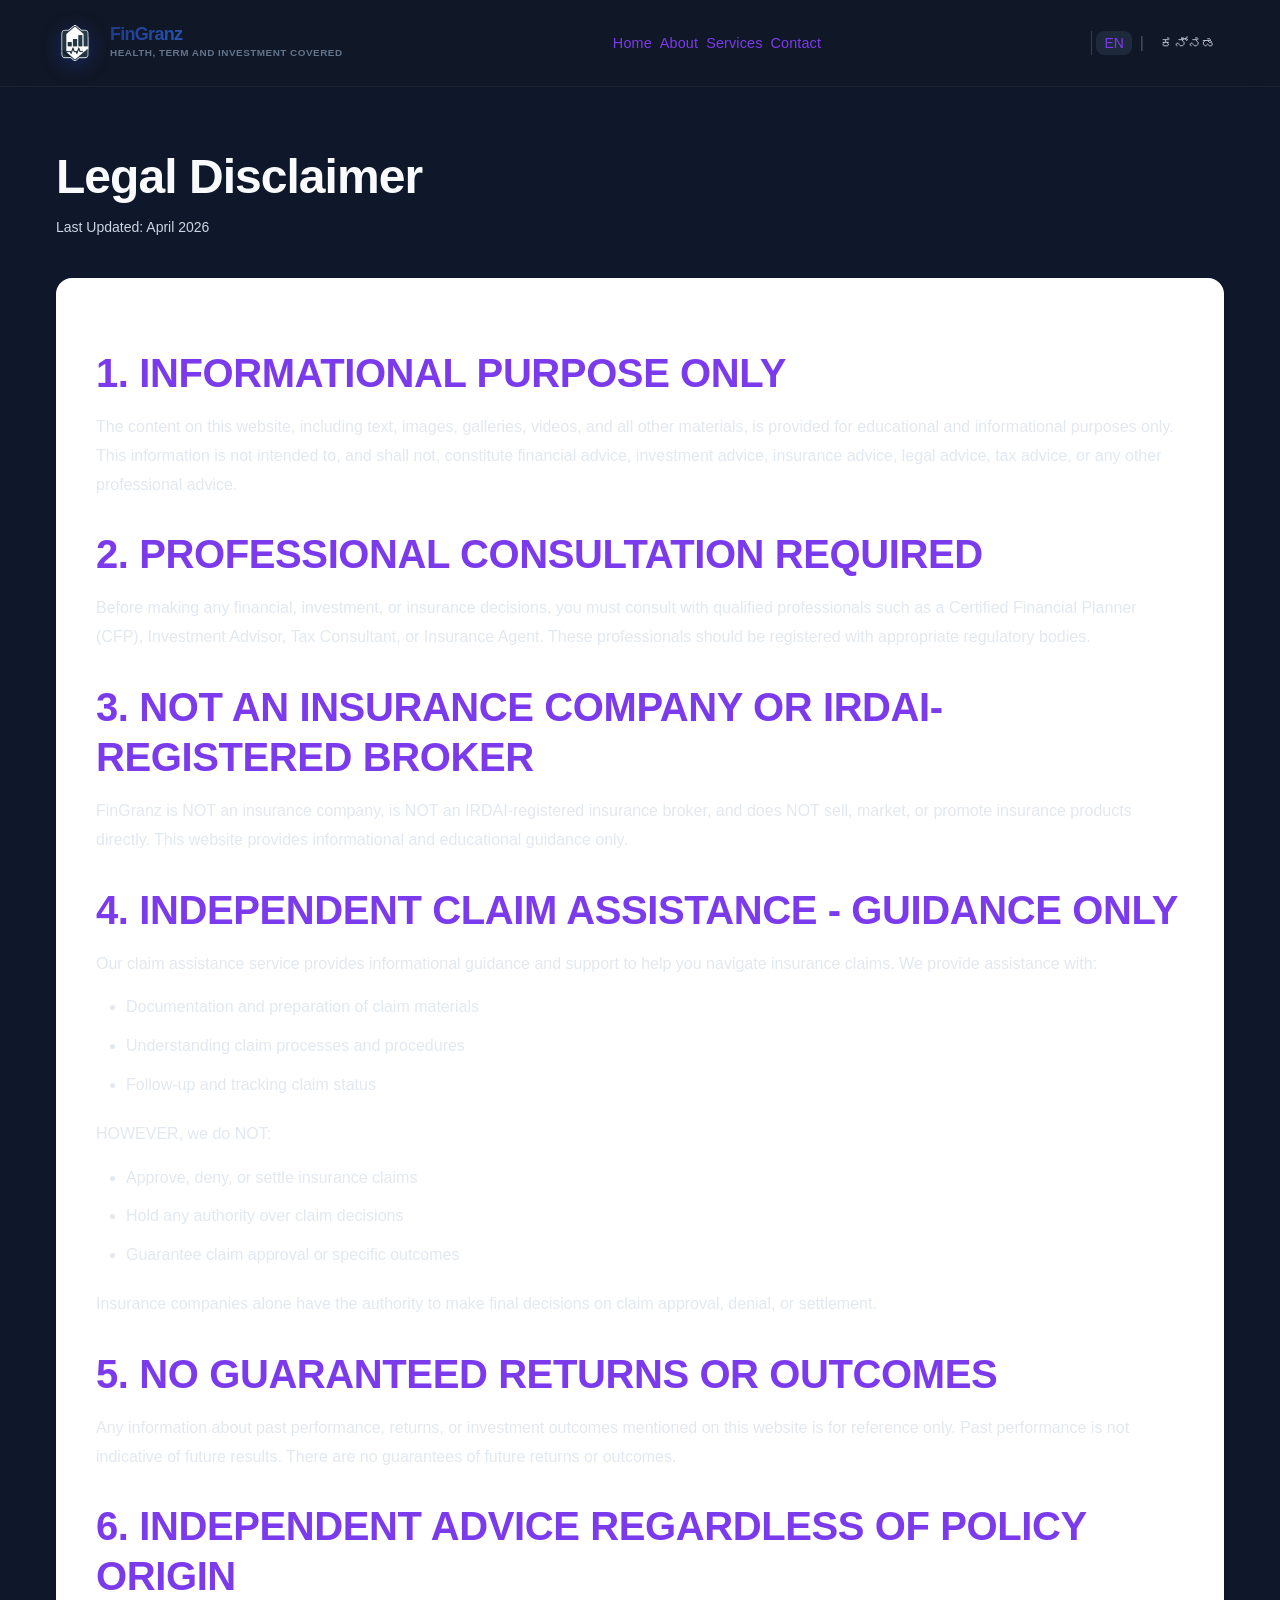
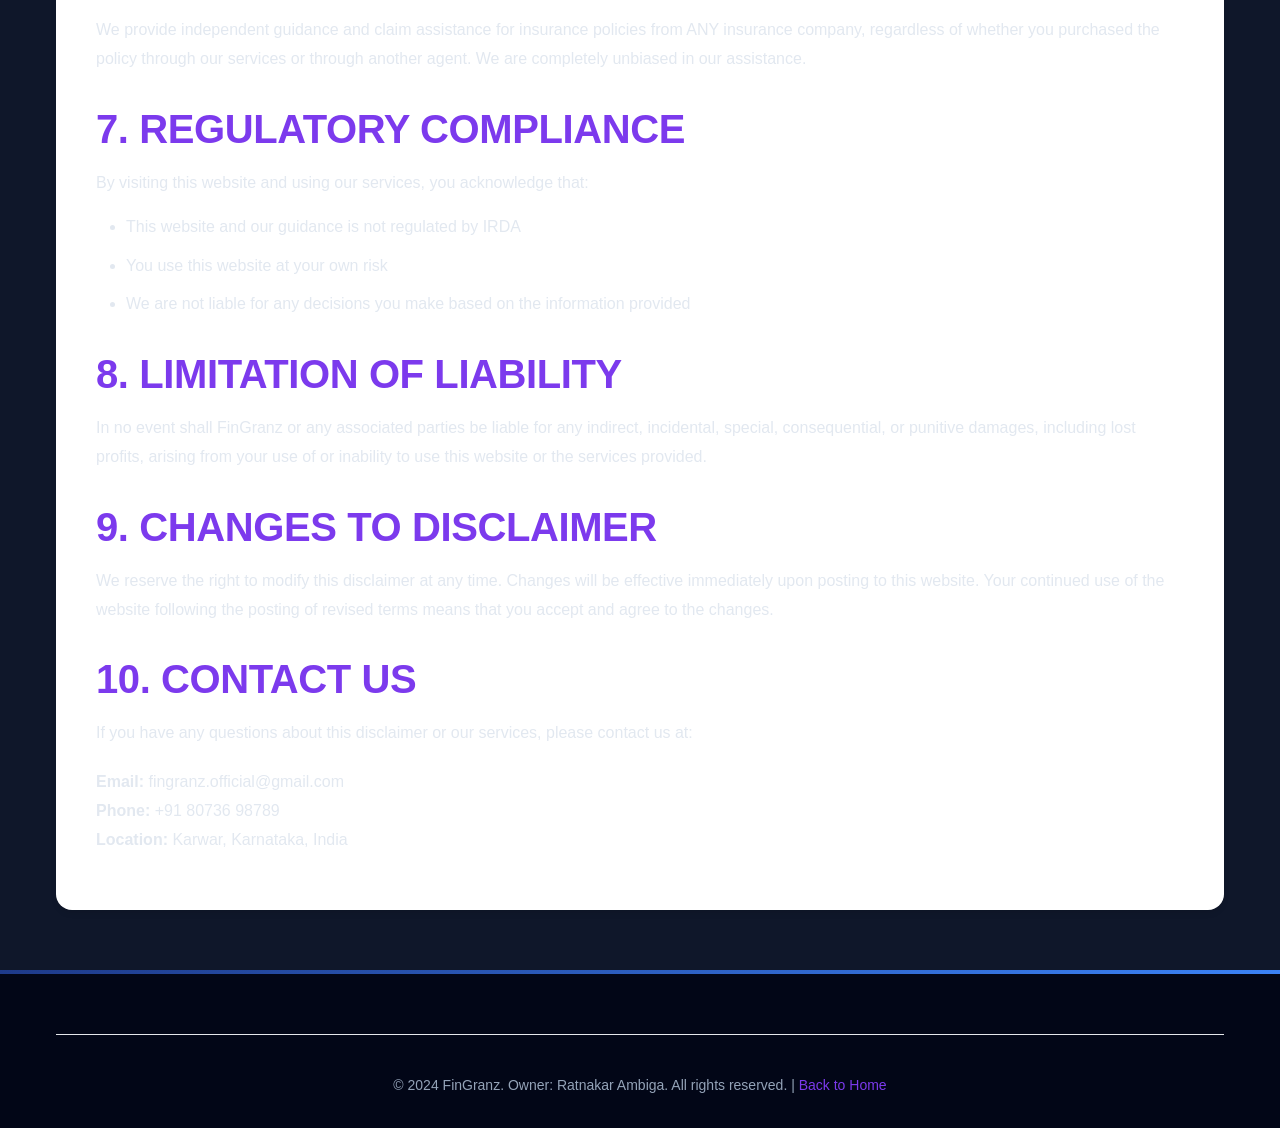
<file: disclaimer.html>
<!DOCTYPE html>
<html lang="en">
<head>
    <meta charset="UTF-8">
    <meta name="viewport" content="width=device-width, initial-scale=1.0">
    <meta name="description" content="Legal Disclaimer - Bharosa Fin">
    <meta name="robots" content="index, follow">
    
    <title>Legal Disclaimer - Bharosa Fin</title>
    <link rel="stylesheet" href="styles.css">
</head>
<body>
    <!-- Navigation Header -->
    <header class="header" id="header">
        <div class="container">
            <nav class="navbar">
                <a href="index.html" class="logo" style="text-decoration: none;">
                    <span class="logo-icon" aria-hidden="true">
                        <img src="images/company_logo/logo.jpeg" alt="FinGranz Logo" width="38" height="38" style="object-fit: contain;">
                    </span>
                    <div class="logo-brand">
                        <span class="logo-name" data-en="FinGranz" data-kn="ಫಿನ್ಮಾಕ್ಸ್">FinGranz</span>
                        <span class="logo-tagline" data-en="Health, Term and Investment Covered" data-kn="ಆರೋಗ್ಯ, ಟರ್ಮ್ ಮತ್ತು ಹೂಡಿಕೆಗಳು ಆವರಿಸಿದೆ">Health, Term and Investment Covered</span>
                    </div>
                </a>
                
                <button class="mobile-menu-toggle" id="mobileMenuToggle" aria-label="Toggle menu">
                    <span></span>
                    <span></span>
                    <span></span>
                </button>

                <ul class="nav-menu" id="navMenu">
                    <li><a href="index.html">Home</a></li>
                    <li><a href="index.html#about">About</a></li>
                    <li><a href="index.html#services">Services</a></li>
                    <li><a href="index.html#contact">Contact</a></li>
                    <li class="mobile-lang-item">
                        <div class="language-toggle mobile-menu-lang">
                            <button class="lang-btn active" data-lang="en">EN</button>
                            <span class="lang-separator">|</span>
                            <button class="lang-btn" data-lang="kn">ಕನ್ನಡ</button>
                        </div>
                    </li>
                </ul>

                <div class="language-toggle">
                    <button class="lang-btn active" data-lang="en">EN</button>
                    <span class="lang-separator">|</span>
                    <button class="lang-btn" data-lang="kn">ಕನ್ನಡ</button>
                </div>
            </nav>
        </div>
    </header>

    <!-- Main Content -->
    <main>
        <section class="legal-section">
            <div class="container">
                <h1 data-en="Legal Disclaimer" data-kn="ಕಾನೂನು ಅಸ್ವೀಕಾರ">Legal Disclaimer</h1>
                <p class="last-updated" data-en="Last Updated: April 2026" data-kn="ಕೊನೆಯ ನವೀಕರಣ: ಏಪ್ರಿಲ್ 2026">Last Updated: April 2026</p>

                <article class="legal-content">
                    <h2 data-en="1. INFORMATIONAL PURPOSE ONLY" data-kn="1. ಶೈಕ್ಷಣಿಕ ಉದ್ದೇಶಗಳಿಗಾಗಿ ಮಾತ್ರ">1. INFORMATIONAL PURPOSE ONLY</h2>
                    <p data-en="The content on this website, including text, images, galleries, videos, and all other materials, is provided for educational and informational purposes only. This information is not intended to, and shall not, constitute financial advice, investment advice, insurance advice, legal advice, tax advice, or any other professional advice." data-kn="ಈ ವೆಬ್‌ಸೈಟ್‌ನಲ್ಲಿರುವ ವಿಷಯವನ್ನು—ಪಠ್ಯ, ಚಿತ್ರಗಳು, ಗ್ಯಾಲರಿಗಳು, ವೀಡಿಯೊಗಳು ಮತ್ತು ಎಲ್ಲಾ ಇತರ ವಸ್ತುಗಳನ್ನು ಒಳಗೊಂಡಂತೆ—ಕೇವಲ ಶೈಕ್ಷಣಿಕ ಮತ್ತು ಮಾಹಿತಿ ಉದ್ದೇಶಗಳಿಗಾಗಿ ಒದಗಿಸಲಾಗುತ್ತದೆ. ಈ ಮಾಹಿತಿಯನ್ನು ಹಣಕಾಸು ಸಲಹೆ, ಹೂಡಿಕೆ ಸಲಹೆ, ವಿಮಾ ಸಲಹೆ, ಕಾನೂನು ಸಲಹೆ, ತೆರಿಗೆ ಸಲಹೆ ಅಥವಾ ಯಾವುದೇ ಇತರ ವೃತ್ತಿಪರ ಸಲಹೆಯಾಗಿ ಪರಿಗಣಿಸಲಾಗುವುದಿಲ್ಲ.">The content on this website, including text, images, galleries, videos, and all other materials, is provided for educational and informational purposes only. This information is not intended to, and shall not, constitute financial advice, investment advice, insurance advice, legal advice, tax advice, or any other professional advice.</p>

                    <h2 data-en="2. PROFESSIONAL CONSULTATION REQUIRED" data-kn="2. ವೃತ್ತಿಪರ ಮಾರ್ಗದರ್ಶನ ಅಗತ್ಯವಿದೆ">2. PROFESSIONAL CONSULTATION REQUIRED</h2>
                    <p data-en="Before making any financial, investment, or insurance decisions, you must consult with qualified professionals such as a Certified Financial Planner (CFP), Investment Advisor, Tax Consultant, or Insurance Agent. These professionals should be registered with appropriate regulatory bodies." data-kn="ಯಾವುದೇ ಹಣಕಾಸು, ಹೂಡಿಕೆ ಅಥವಾ ವಿಮಾ ನಿರ್ಧಾರ ತೆಗೆದುಕೊಳ್ಳುವ ಮುನ್ನ, ನೀವು ಸರ್ಟಿಫೈಡ್ ಫೈನಾನ್ಷಿಯಲ್ ಪ್ಲಾನರ್ (CFP), ಹೂಡಿಕೆ ಸಲಹೆಗಾರ, ತೆರಿಗೆ ಸಲಹೆಗಾರ ಅಥವಾ ವಿಮಾ ಏಜೆಂಟ್‌ನಂತಹ ಅರ್ಹ ವೃತ್ತಿಪರರೊಂದಿಗೆ ಸಂಪರ್ಕಿಸಬೇಕು. ಈ ವೃತ್ತಿಪರರು ಸೂಕ್ತ ನಿಯಂತ್ರಕ ಸಂಸ್ಥೆಗಳಲ್ಲಿ ನೋಂದಾಯಿತರಾಗಿರಬೇಕು.">Before making any financial, investment, or insurance decisions, you must consult with qualified professionals such as a Certified Financial Planner (CFP), Investment Advisor, Tax Consultant, or Insurance Agent. These professionals should be registered with appropriate regulatory bodies.</p>

                    <h2 data-en="3. NOT AN INSURANCE COMPANY OR IRDAI-REGISTERED BROKER" data-kn="3. ವಿಮಾ ಕಂಪನಿ ಅಥವಾ IRDAI-ನೋಂದಾಯಿತ ಬ್ರೋಕರ್ ಅಲ್ಲ">3. NOT AN INSURANCE COMPANY OR IRDAI-REGISTERED BROKER</h2>
                    <p data-en="FinGranz is NOT an insurance company, is NOT an IRDAI-registered insurance broker, and does NOT sell, market, or promote insurance products directly. This website provides informational and educational guidance only." data-kn="ಫಿನ್ಮಾಕ್ಸ್ ವಿಮಾ ಕಂಪನಿ ಅಲ್ಲ, IRDAI-ನೋಂದಾಯಿತ ವಿಮಾ ಬ್ರೋಕರ್ ಅಲ್ಲ ಮತ್ತು ವಿಮಾ ಉತ್ಪನ್ನಗಳನ್ನು ನೇರವಾಗಿ ಮಾರಾಟ, ಮಾರುಕಟ್ಟೆ ಅಥವಾ ಪ್ರಚಾರ ಮಾಡುವುದಿಲ್ಲ. ಈ ವೆಬ್‌ಸೈಟ್ ಕೇವಲ ಶೈಕ್ಷಣಿಕ ಮಾರ್ಗದರ್ಶನ ಒದಗಿಸುತ್ತದೆ.">FinGranz is NOT an insurance company, is NOT an IRDAI-registered insurance broker, and does NOT sell, market, or promote insurance products directly. This website provides informational and educational guidance only.</p>

                    <h2 data-en="4. INDEPENDENT CLAIM ASSISTANCE - GUIDANCE ONLY" data-kn="4. ಸ್ವತಂತ್ರ ಕ್ಲೇಮ್ ಸಹಾಯ - ಮಾರ್ಗದರ್ಶನ ಮಾತ್ರ">4. INDEPENDENT CLAIM ASSISTANCE - GUIDANCE ONLY</h2>
                    <p data-en="Our claim assistance service provides informational guidance and support to help you navigate insurance claims. We provide assistance with:" data-kn="ನಮ್ಮ ಕ್ಲೇಮ್ ಸಹಾಯ ಸೇವೆಯು ವಿಮಾ ಕ್ಲೇಮ್‌ಗಳನ್ನು ನ್ಯಾವಿಗೇಟ್ ಮಾಡಲು ನಿಮಗೆ ಸಹಾಯ ಮಾಡಲು ಮಾಹಿತಿ ಮಾರ್ಗದರ್ಶನ ಮತ್ತು ಬೆಂಬಲವನ್ನು ಒದಗಿಸುತ್ತದೆ. ನಾವು ಈ ಕೆಳಗಿನವುಗಳಲ್ಲಿ ಸಹಾಯ ಮಾಡುತ್ತೇವೆ:">Our claim assistance service provides informational guidance and support to help you navigate insurance claims. We provide assistance with:</p>
                    <ul>
                        <li data-en="Documentation and preparation of claim materials" data-kn="ದಾಖಲೀಕರಣ ಮತ್ತು ಕ್ಲೇಮ್ ದಾಖಲೆಗಳ ಸಿದ್ಧತೆ">Documentation and preparation of claim materials</li>
                        <li data-en="Understanding claim processes and procedures" data-kn="ಕ್ಲೇಮ್ ಪ್ರಕ್ರಿಯೆಗಳು ಮತ್ತು ಕಾರ್ಯವಿಧಾನಗಳನ್ನು ಅರ್ಥಮಾಡಿಕೊಳ್ಳುವುದು">Understanding claim processes and procedures</li>
                        <li data-en="Follow-up and tracking claim status" data-kn="ವಿಮೆ ಕಂಪನಿಯೊಂದಿಗೆ ಫಾಲೋ-ಅಪ್ ಮತ್ತು ಕ್ಲೇಮ್ ಸ್ಥಿತಿಯನ್ನು ಟ್ರ್ಯಾಕ್ ಮಾಡುವುದು">Follow-up and tracking claim status</li>
                    </ul>
                    
                    <p data-en="HOWEVER, we do NOT:" data-kn="ಆದಾಗ್ಯೂ, ನಾವು ಮಾಡುವುದಿಲ್ಲ:">HOWEVER, we do NOT:</p>
                    <ul>
                        <li data-en="Approve, deny, or settle insurance claims" data-kn="ವಿಮಾ ಕ್ಲೇಮ್‌ಗಳನ್ನು ಅನುಮೋದಿಸುವುದು, ನಿರಾಕರಿಸುವುದು ಅಥವಾ ಇತ್ಯರ್ಥಪಡಿಸುವುದು">Approve, deny, or settle insurance claims</li>
                        <li data-en="Hold any authority over claim decisions" data-kn="ಕ್ಲೇಮ್ ನಿರ್ಧಾರಗಳ ಮೇಲೆ ಯಾವುದೇ ಅಧಿಕಾರ ಹೊಂದಿರುವುದು">Hold any authority over claim decisions</li>
                        <li data-en="Guarantee claim approval or specific outcomes" data-kn="ಕ್ಲೇಮ್ ಅನುಮೋದನೆ ಅಥವಾ ನಿರ್ದಿಷ್ಟ ಫಲಿತಾಂಶಗಳನ್ನು ಖಾತರಿಪಡಿಸುವುದು">Guarantee claim approval or specific outcomes</li>
                    </ul>

                    <p data-en="Insurance companies alone have the authority to make final decisions on claim approval, denial, or settlement." data-kn="ಕ್ಲೇಮ್ ಅನುಮೋದನೆ, ನಿರಾಕರಣೆ ಅಥವಾ ಇತ್ಯರ್ಥದ ಬಗ್ಗೆ ಅಂತಿಮ ನಿರ್ಧಾರ ತೆಗೆದುಕೊಳ್ಳುವ ಅಧಿಕಾರ ಕೇವಲ ವಿಮಾ ಕಂಪನಿಗಳಿಗೆ ಮಾತ್ರ ಇದೆ.">Insurance companies alone have the authority to make final decisions on claim approval, denial, or settlement.</p>

                    <h2 data-en="5. NO GUARANTEED RETURNS OR OUTCOMES" data-kn="5. ಯಾವುದೇ ಖಚಿತ ಆದಾಯ ಅಥವಾ ಫಲಿತಾಂಶಗಳಿಲ್ಲ">5. NO GUARANTEED RETURNS OR OUTCOMES</h2>
                    <p data-en="Any information about past performance, returns, or investment outcomes mentioned on this website is for reference only. Past performance is not indicative of future results. There are no guarantees of future returns or outcomes." data-kn="ಈ ವೆಬ್‌ಸೈಟ್‌ನಲ್ಲಿ ಹೇಳಲಾದ ಹಿಂದಿನ ಕಾರ್ಯಕ್ಷಮತೆ, ಆದಾಯ ಅಥವಾ ಹೂಡಿಕೆ ಫಲಿತಾಂಶಗಳ ಬಗ್ಗೆ ಯಾವುದೇ ಮಾಹಿತಿಯು ಕೇವಲ ಉಲ್ಲೇಖಕ್ಕಾಗಿ ಮಾತ್ರ. ಹಿಂದಿನ ಕಾರ್ಯಕ್ಷಮತೆಯು ಭವಿಷ್ಯದ ಫಲಿತಾಂಶಗಳನ್ನು ಸೂಚಿಸುವುದಿಲ್ಲ. ಭವಿಷ್ಯದ ಆದಾಯ ಅಥವಾ ಫಲಿತಾಂಶಗಳಿಗೆ ಯಾವುದೇ ಖಾತರಿಯಿಲ್ಲ.">Any information about past performance, returns, or investment outcomes mentioned on this website is for reference only. Past performance is not indicative of future results. There are no guarantees of future returns or outcomes.</p>

                    <h2 data-en="6. INDEPENDENT ADVICE REGARDLESS OF POLICY ORIGIN" data-kn="6. ಪಾಲಿಸಿ ಮೂಲದ ಹೊರತಾಗಿಯೂ ನಿಷ್ಪಕ್ಷಪಾತ ಮಾರ್ಗದರ್ಶನ">6. INDEPENDENT ADVICE REGARDLESS OF POLICY ORIGIN</h2>
                    <p data-en="We provide independent guidance and claim assistance for insurance policies from ANY insurance company, regardless of whether you purchased the policy through our services or through another agent. We are completely unbiased in our assistance." data-kn="ನೀವು ನಮ್ಮ ಸೇವೆಗಳ ಮೂಲಕ ಪಾಲಿಸಿಯನ್ನು ಖರೀದಿಸಿದ್ದೀರೋ ಅಥವಾ ಬೇರೆ ಏಜೆಂಟ್ ಮೂಲಕ ಖರೀದಿಸಿದ್ದೀರೋ ಎಂಬುದನ್ನು ಲೆಕ್ಕಿಸದೆ, ನಾವು ಯಾವುದೇ ವಿಮಾ ಕಂಪನಿಯ ಪಾಲಿಸಿಗಳಿಗೆ ಸ್ವತಂತ್ರ ಮಾರ್ಗದರ್ಶನ ಮತ್ತು ಕ್ಲೇಮ್ ಸಹಾಯವನ್ನು ಒದಗಿಸುತ್ತೇವೆ. ನಮ್ಮ ಸಹಾಯವು ಸಂಪೂರ್ಣವಾಗಿ ನಿಷ್ಪಕ್ಷಪಾತವಾಗಿದೆ.">We provide independent guidance and claim assistance for insurance policies from ANY insurance company, regardless of whether you purchased the policy through our services or through another agent. We are completely unbiased in our assistance.</p>

                    <h2 data-en="7. REGULATORY COMPLIANCE" data-kn="7. ನಿಯಂತ್ರಕ ಅನುಸರಣೆ">7. REGULATORY COMPLIANCE</h2>
                    <p data-en="By visiting this website and using our services, you acknowledge that:" data-kn="ಈ ವೆಬ್‌ಸೈಟ್ ಪರಿದರ್ಶನ ಮಾಡುವ ಮೂಲಕ ಮತ್ತು ನಮ್ಮ ಸೇವೆಗಳನ್ನು ಬಳಸುವ ಮೂಲಕ, ನೀವು ಒಪ್ಪಿಕೊಳ್ಳುತ್ತೀರಿ:">By visiting this website and using our services, you acknowledge that:</p>
                    <ul>
                        <li data-en="This website and our guidance is not regulated by IRDA" data-kn="ಈ ವೆಬ್‌ಸೈಟ್ ಮತ್ತು ನಮ್ಮ ಮಾರ್ಗದರ್ಶನ IRDA ನಿಂದ ನಿಯಂತ್ರಿತವಲ್ಲ">This website and our guidance is not regulated by IRDA</li>
                        <li data-en="You use this website at your own risk" data-kn="ನೀವು ಈ ವೆಬ್‌ಸೈಟ್ ನಿಮ್ಮ ಸ್ವಂತ ಅಪಾಯದಲ್ಲಿ ಬಳಸುತ್ತೀರಿ">You use this website at your own risk</li>
                        <li data-en="We are not liable for any decisions you make based on the information provided" data-kn="ನಿಮ್ಮು ಒದಗಿಸಿದ ಮಾಹಿತಿಯ ಆಧಾರದ ಮೇಲೆ ನೀವು ಮಾಡುವ ಯಾವುದೇ ನಿರ್ಧಾರಗಳ ಜೆ ನಾವು ಜವಾಬ್ದಾರಿಕ್ಷತೆ ಒಳಗೊಳ್ಳುವುದಿಲ್ಲ">We are not liable for any decisions you make based on the information provided</li>
                    </ul>

                    <h2 data-en="8. LIMITATION OF LIABILITY" data-kn="8. ಜವಾಬ್ದಾರಿತ್ವ ನಿರ್ಬಂಧ">8. LIMITATION OF LIABILITY</h2>
                    <p data-en="In no event shall FinGranz or any associated parties be liable for any indirect, incidental, special, consequential, or punitive damages, including lost profits, arising from your use of or inability to use this website or the services provided." data-kn="ಯಾವುದೇ ಸಂದರ್ಭದಲ್ಲಿ ಫಿನ್ಮಾಕ್ಸ್ ಅಥವಾ ಯಾವುದೇ ಸಂಬಂಧಿತ ಪಕ್ಷಗಳು ಈ ವೆಬ್‌ಸೈಟ್ ಬಳಕೆಯಿಂದ ಉಂಟಾಗುವ ಯಾವುದೇ ಹಾನಿ ಅಥವಾ ನಷ್ಟಕ್ಕೆ ಜವಾಬ್ದಾರಿಯಾಗುವುದಿಲ್ಲ.">In no event shall FinGranz or any associated parties be liable for any indirect, incidental, special, consequential, or punitive damages, including lost profits, arising from your use of or inability to use this website or the services provided.</p>

                    <h2 data-en="9. CHANGES TO DISCLAIMER" data-kn="9. ಅಸ್ವೀಕಾರದಲ್ಲಿ ಬದಲಾವಣೆಗಳು">9. CHANGES TO DISCLAIMER</h2>
                    <p data-en="We reserve the right to modify this disclaimer at any time. Changes will be effective immediately upon posting to this website. Your continued use of the website following the posting of revised terms means that you accept and agree to the changes." data-kn="ನಾವು ಯಾವುದೇ ಸಮಯದಲ್ಲಿ ಈ ಅಸ್ವೀಕಾರವನ್ನು ಮಾರ್ಪಡಿಸುವ ಹಕ್ಕನ್ನು ಹೊಂದಿದ್ದೇವೆ. ಬದಲಾವಣೆಗಳು ಈ ವೆಬ್‌ಸೈಟ್‌ನಲ್ಲಿ ಪೋಸ್ಟ್ ಮಾಡಿದ ತಕ್ಷಣವೇ ಜಾರಿಗೆ ಬರುತ್ತವೆ. ಪರಿಷ್ಕೃತ ನಿಯಮಗಳನ್ನು ಪೋಸ್ಟ್ ಮಾಡಿದ ನಂತರ ನಿಮ್ಮ ವೆಬ್‌ಸೈಟ್‌ನ ನಿರಂತರ ಬಳಕೆಯು, ನೀವು ಆ ಬದಲಾವಣೆಗಳನ್ನು ಸ್ವೀಕರಿಸುತ್ತೀರಿ ಮತ್ತು ಒಪ್ಪುತ್ತೀರಿ ಎಂದು ಅರ್ಥೈಸುತ್ತದೆ.">We reserve the right to modify this disclaimer at any time. Changes will be effective immediately upon posting to this website. Your continued use of the website following the posting of revised terms means that you accept and agree to the changes.</p>

                    <h2 data-en="10. CONTACT US" data-kn="10. ನಮ್ಮನ್ನು ಸಂಪರ್ಕಿಸಿ">10. CONTACT US</h2>
                    <p data-en="If you have any questions about this disclaimer or our services, please contact us at:" data-kn="ಈ ಅಸ್ವೀಕಾರ ಅಥವಾ ನಮ್ಮ ಸೇವೆಗಳ ಬಗ್ಗೆ ಯಾವುದೇ ಪ್ರಶ್ನೆಗಳಿದ್ದರೆ, ದಯವಿಟ್ಟು ನಮ್ಮನ್ನು ಸಂಪರ್ಕಿಸಿ:">If you have any questions about this disclaimer or our services, please contact us at:</p>
                    <p style="margin-top: 20px;">
                        <strong>Email:</strong> fingranz.official@gmail.com<br>
                        <strong>Phone:</strong> +91 80736 98789<br>
                        <strong>Location:</strong> Karwar, Karnataka, India
                    </p>
                </article>
            </div>
        </section>
    </main>

    <!-- Footer -->
    <footer class="footer">
        <div class="container">
            <div class="footer-bottom">
                <p>&copy; 2024 FinGranz. Owner: Ratnakar Ambiga. All rights reserved. | <a href="index.html">Back to Home</a></p>
            </div>
        </div>
    </footer>

    <style>
        .legal-section {
            min-height: 80vh;
            padding: 60px 0;
            background: var(--color-gray-50);
        }

        .legal-section h1 {
            margin-bottom: 10px;
        }

        .last-updated {
            color: var(--color-gray-600);
            font-size: var(--font-size-sm);
            margin-bottom: 40px;
        }

        .legal-content {
            background: white;
            padding: 40px;
            border-radius: var(--border-radius-xl);
            box-shadow: var(--shadow-md);
            line-height: 1.8;
        }

        .legal-content h2 {
            color: var(--color-primary);
            margin-top: 30px;
            margin-bottom: 15px;
        }

        .legal-content p,
        .legal-content li {
            color: var(--color-gray-700);
            margin-bottom: 15px;
        }

        .legal-content ul {
            margin-left: 30px;
            margin-bottom: 20px;
        }

        .legal-content li {
            margin-bottom: 10px;
        }

        @media (max-width: 768px) {
            .legal-section {
                padding: 40px 0;
            }

            .legal-content {
                padding: 20px;
            }

            .legal-content h2 {
                margin-top: 20px;
            }
        }
    </style>

    <script src="script.js"></script>
</body>
</html>
</file>
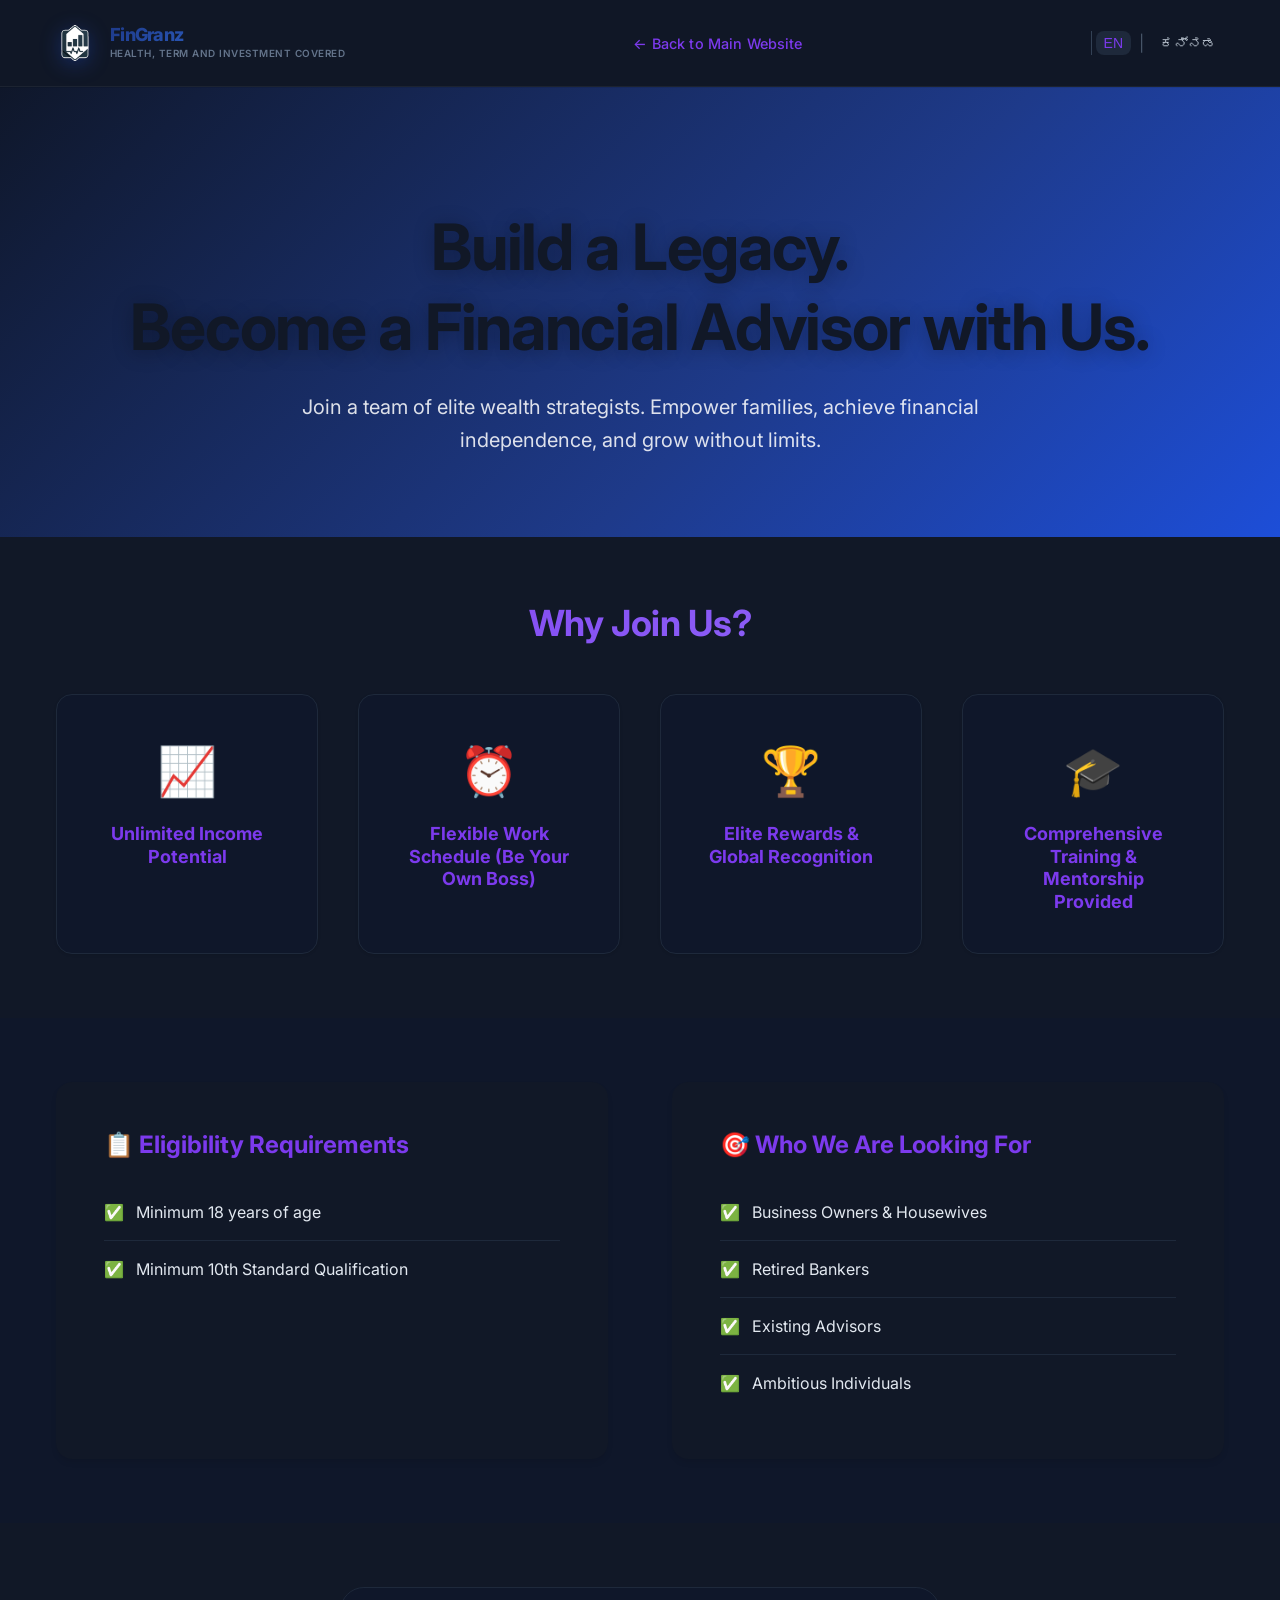
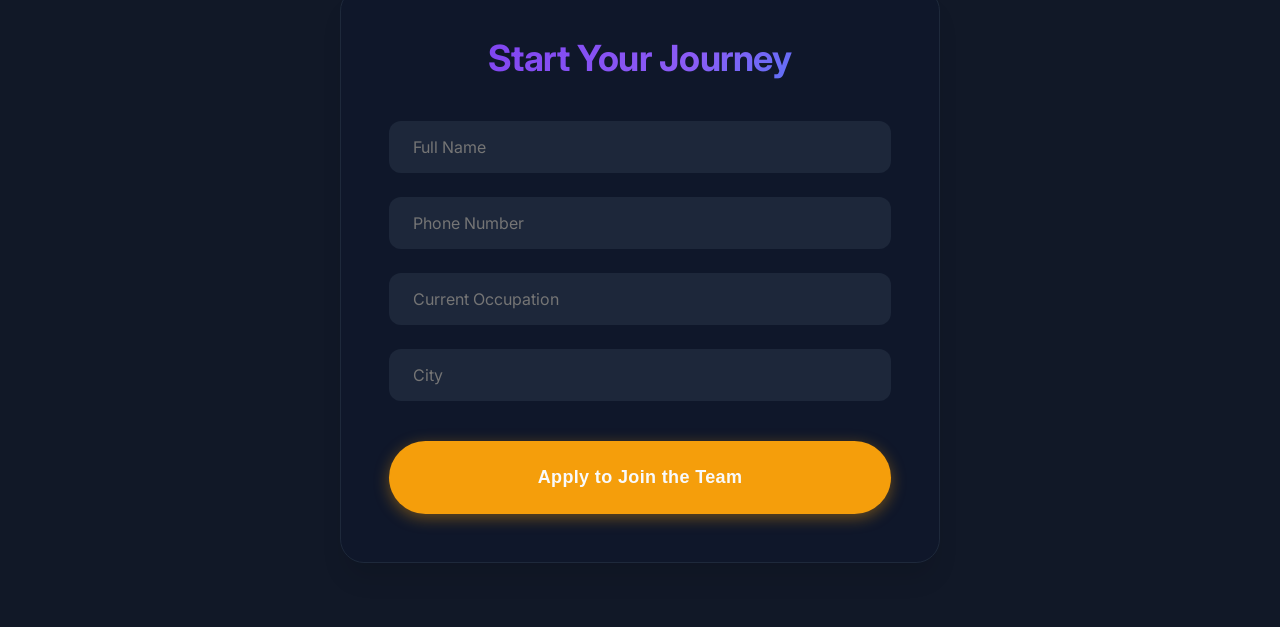
<file: join-us.html>
﻿<!DOCTYPE html>
<html lang="en">
<head>
    <meta charset="UTF-8">
    <meta name="viewport" content="width=device-width, initial-scale=1.0">
    <title>Join Us | Build a Legacy with FinGranz</title>
    <meta name="description" content="Become a financial advisor with FinGranz. Empower families, achieve financial independence, and grow without limits.">
    <meta name="theme-color" content="#1e3a8a">
    <link rel="stylesheet" href="https://fonts.googleapis.com/css2?family=Inter:wght@400;600&family=Noto+Sans+Kannada:wght@400;600&display=swap">
    <link rel="stylesheet" href="styles.css">
</head>
<body>
    <!-- Clean Header for Recruitment Funnel -->
    <header class="header" id="header">
        <div class="container">
            <nav class="navbar">
                <a href="index.html" class="logo" style="text-decoration: none;">
                    <span class="logo-icon" aria-hidden="true">
                        <img src="images/company_logo/logo.jpeg" alt="FinGranz Logo" width="38" height="38" style="object-fit: contain;">
                    </span>
                    <div class="logo-brand">
                        <span class="logo-name" data-en="FinGranz" data-kn="ಫಿನ್ಮಾಕ್ಸ್">FinGranz</span>
                        <span class="logo-tagline" data-en="Health, Term and Investment Covered" data-kn="ಆರೋಗ್ಯ, ಟರ್ಮ್ ಮತ್ತು ಹೂಡಿಕೆಗಳು ಆವರಿಸಿದೆ">Health, Term and Investment Covered</span>
                    </div>
                </a>

                <ul class="nav-menu" style="display: flex;">
                    <li><a href="index.html" data-en="← Back to Main Website" data-kn="← ಮುಖ್ಯ ವೆಬ್‌ಸೈಟ್‌ಗೆ ಹಿಂತಿರುಗಿ">← Back to Main Website</a></li>
                    <li class="mobile-lang-item">
                        <div class="language-toggle mobile-menu-lang">
                            <button class="lang-btn active" data-lang="en" aria-label="Switch to English">EN</button>
                            <span class="lang-separator">|</span>
                            <button class="lang-btn" data-lang="kn" aria-label="ಕನ್ನಡಕ್ಕೆ ಬದಲಾಯಿಸಿ">ಕನ್ನಡ</button>
                        </div>
                    </li>
                </ul>

                <div class="language-toggle">
                    <button class="lang-btn active" data-lang="en" aria-label="Switch to English">EN</button>
                    <span class="lang-separator">|</span>
                    <button class="lang-btn" data-lang="kn" aria-label="ಕನ್ನಡಕ್ಕೆ ಬದಲಾಯಿಸಿ">ಕನ್ನಡ</button>
                </div>
            </nav>
        </div>
    </header>

    <main id="main-content">
        <!-- Hero Section -->
        <section class="join-hero">
            <div class="container">
                <h1 class="hero-title" data-en="Build a Legacy.<br>Become a Financial Advisor with Us." data-kn="ಒಂದು ಪರಂಪರೆಯನ್ನು ನಿರ್ಮಿಸಿ.<br>ನಮ್ಮೊಂದಿಗೆ ಆರ್ಥಿಕ ಸಲಹೆಗಾರರಾಗಿ.">Build a Legacy.<br>Become a Financial Advisor with Us.</h1>
                <p class="hero-subtitle" data-en="Join a team of elite wealth strategists. Empower families, achieve financial independence, and grow without limits." data-kn="ಗಣ್ಯ ಸಂಪತ್ತು ತಂತ್ರಜ್ಞರ ತಂಡವನ್ನು ಸೇರಿ. ಕುಟುಂಬಗಳನ್ನು ಸಬಲೀಕರಣಗೊಳಿಸಿ, ಆರ್ಥಿಕ ಸ್ವಾತಂತ್ರ್ಯವನ್ನು ಸಾಧಿಸಿ ಮತ್ತು ಮಿತಿಯಿಲ್ಲದೆ ಬೆಳೆಯಿರಿ.">Join a team of elite wealth strategists. Empower families, achieve financial independence, and grow without limits.</p>
            </div>
        </section>

        <!-- Benefits Section -->
        <section class="join-benefits">
            <div class="container">
                <h2 class="section-title text-center" data-en="Why Join Us?" data-kn="ನಮ್ಮನ್ನೇಕೆ ಸೇರಬೇಕು?">Why Join Us?</h2>
                <div class="benefits-grid">
                    <div class="benefit-card" data-aos="fade-up">
                        <div class="benefit-icon">📈</div>
                        <h3 data-en="Unlimited Income Potential" data-kn="ಮಿತಿಯಿಲ್ಲದ ಆದಾಯದ ಸಾಮರ್ಥ್ಯ">Unlimited Income Potential</h3>
                    </div>
                    <div class="benefit-card" data-aos="fade-up" data-aos-delay="100">
                        <div class="benefit-icon">⏰</div>
                        <h3 data-en="Flexible Work Schedule (Be Your Own Boss)" data-kn="ಹೊಂದಿಕೊಳ್ಳುವ ಕೆಲಸದ ಸಮಯ (ನಿಮ್ಮ ಸ್ವಂತ ಬಾಸ್ ಆಗಿರಿ)">Flexible Work Schedule (Be Your Own Boss)</h3>
                    </div>
                    <div class="benefit-card" data-aos="fade-up" data-aos-delay="200">
                        <div class="benefit-icon">🏆</div>
                        <h3 data-en="Elite Rewards & Global Recognition" data-kn="ಗಣ್ಯ ಪ್ರತಿಫಲಗಳು ಮತ್ತು ಜಾಗತಿಕ ಮನ್ನಣೆ">Elite Rewards & Global Recognition</h3>
                    </div>
                    <div class="benefit-card" data-aos="fade-up" data-aos-delay="300">
                        <div class="benefit-icon">🎓</div>
                        <h3 data-en="Comprehensive Training & Mentorship Provided" data-kn="ಸಮಗ್ರ ತರಬೇತಿ ಮತ್ತು ಮಾರ್ಗದರ್ಶನ ಒದಗಿಸಲಾಗುತ್ತದೆ">Comprehensive Training & Mentorship Provided</h3>
                    </div>
                </div>
            </div>
        </section>

        <!-- Eligibility Section -->
        <section class="join-details">
            <div class="container">
                <div class="details-grid">
                    <div class="details-box" data-aos="fade-right">
                        <h3 data-en="📋 Eligibility Requirements" data-kn="📋 ಅರ್ಹತೆಯ ಅಗತ್ಯತೆಗಳು">📋 Eligibility Requirements</h3>
                        <ul class="details-list">
                            <li data-en="Minimum 18 years of age" data-kn="ಕನಿಷ್ಠ 18 ವರ್ಷ ವಯಸ್ಸು">Minimum 18 years of age</li>
                            <li data-en="Minimum 10th Standard Qualification" data-kn="ಕನಿಷ್ಠ 10ನೇ ತರಗತಿ ವಿದ್ಯಾರ್ಹತೆ">Minimum 10th Standard Qualification</li>
                        </ul>
                    </div>
                    <div class="details-box" data-aos="fade-left">
                        <h3 data-en="🎯 Who We Are Looking For" data-kn="🎯 ನಾವು ಯಾರನ್ನು ಹುಡುಕುತ್ತಿದ್ದೇವೆ">🎯 Who We Are Looking For</h3>
                        <ul class="details-list">
                            <li data-en="Business Owners & Housewives" data-kn="ವ್ಯಾಪಾರ ಮಾಲೀಕರು ಮತ್ತು ಗೃಹಿಣಿಯರು">Business Owners & Housewives</li>
                            <li data-en="Retired Bankers" data-kn="ನಿವೃತ್ತ ಬ್ಯಾಂಕರ್‌ಗಳು">Retired Bankers</li>
                            <li data-en="Existing Advisors" data-kn="ಹಾಲಿ ಸಲಹೆಗಾರರು">Existing Advisors</li>
                            <li data-en="Ambitious Individuals" data-kn="ಮಹತ್ವಾಕಾಂಕ್ಷೆಯ ವ್ಯಕ್ತಿಗಳು">Ambitious Individuals</li>
                        </ul>
                    </div>
                </div>
            </div>
        </section>

        <!-- Application Form -->
        <section class="join-form-section" id="apply">
            <div class="container">
                <div class="join-form-wrapper" data-aos="fade-up">
                    <h2 class="section-title" data-en="Start Your Journey" data-kn="ನಿಮ್ಮ ಪ್ರಯಾಣವನ್ನು ಪ್ರಾರಂಭಿಸಿ">Start Your Journey</h2>
                    <form class="join-form" id="recruitmentForm" action="#" method="POST">
                        <input type="text" name="name" placeholder="Full Name" class="form-input" data-placeholder-en="Full Name" data-placeholder-kn="ಪೂರ್ಣ ಹೆಸರು" required>
                        <input type="tel" name="phone" placeholder="Phone Number" class="form-input" data-placeholder-en="Phone Number" data-placeholder-kn="ಫೋನ್ ಸಂಖ್ಯೆ" required>
                        <input type="text" name="occupation" placeholder="Current Occupation" class="form-input" data-placeholder-en="Current Occupation" data-placeholder-kn="ಪ್ರಸ್ತುತ ಉದ್ಯೋಗ" required>
                        <input type="text" name="city" placeholder="City" class="form-input" data-placeholder-en="City" data-placeholder-kn="ನಗರ" required>
                        <button type="submit" class="btn btn-primary btn-submit" data-en="Apply to Join the Team" data-kn="ತಂಡವನ್ನು ಸೇರಲು ಅರ್ಜಿ ಸಲ್ಲಿಸಿ">Apply to Join the Team</button>
                    </form>
                </div>
            </div>
        </section>
    </main>
    <script src="script.js"></script>
</body>
</html>
</file>
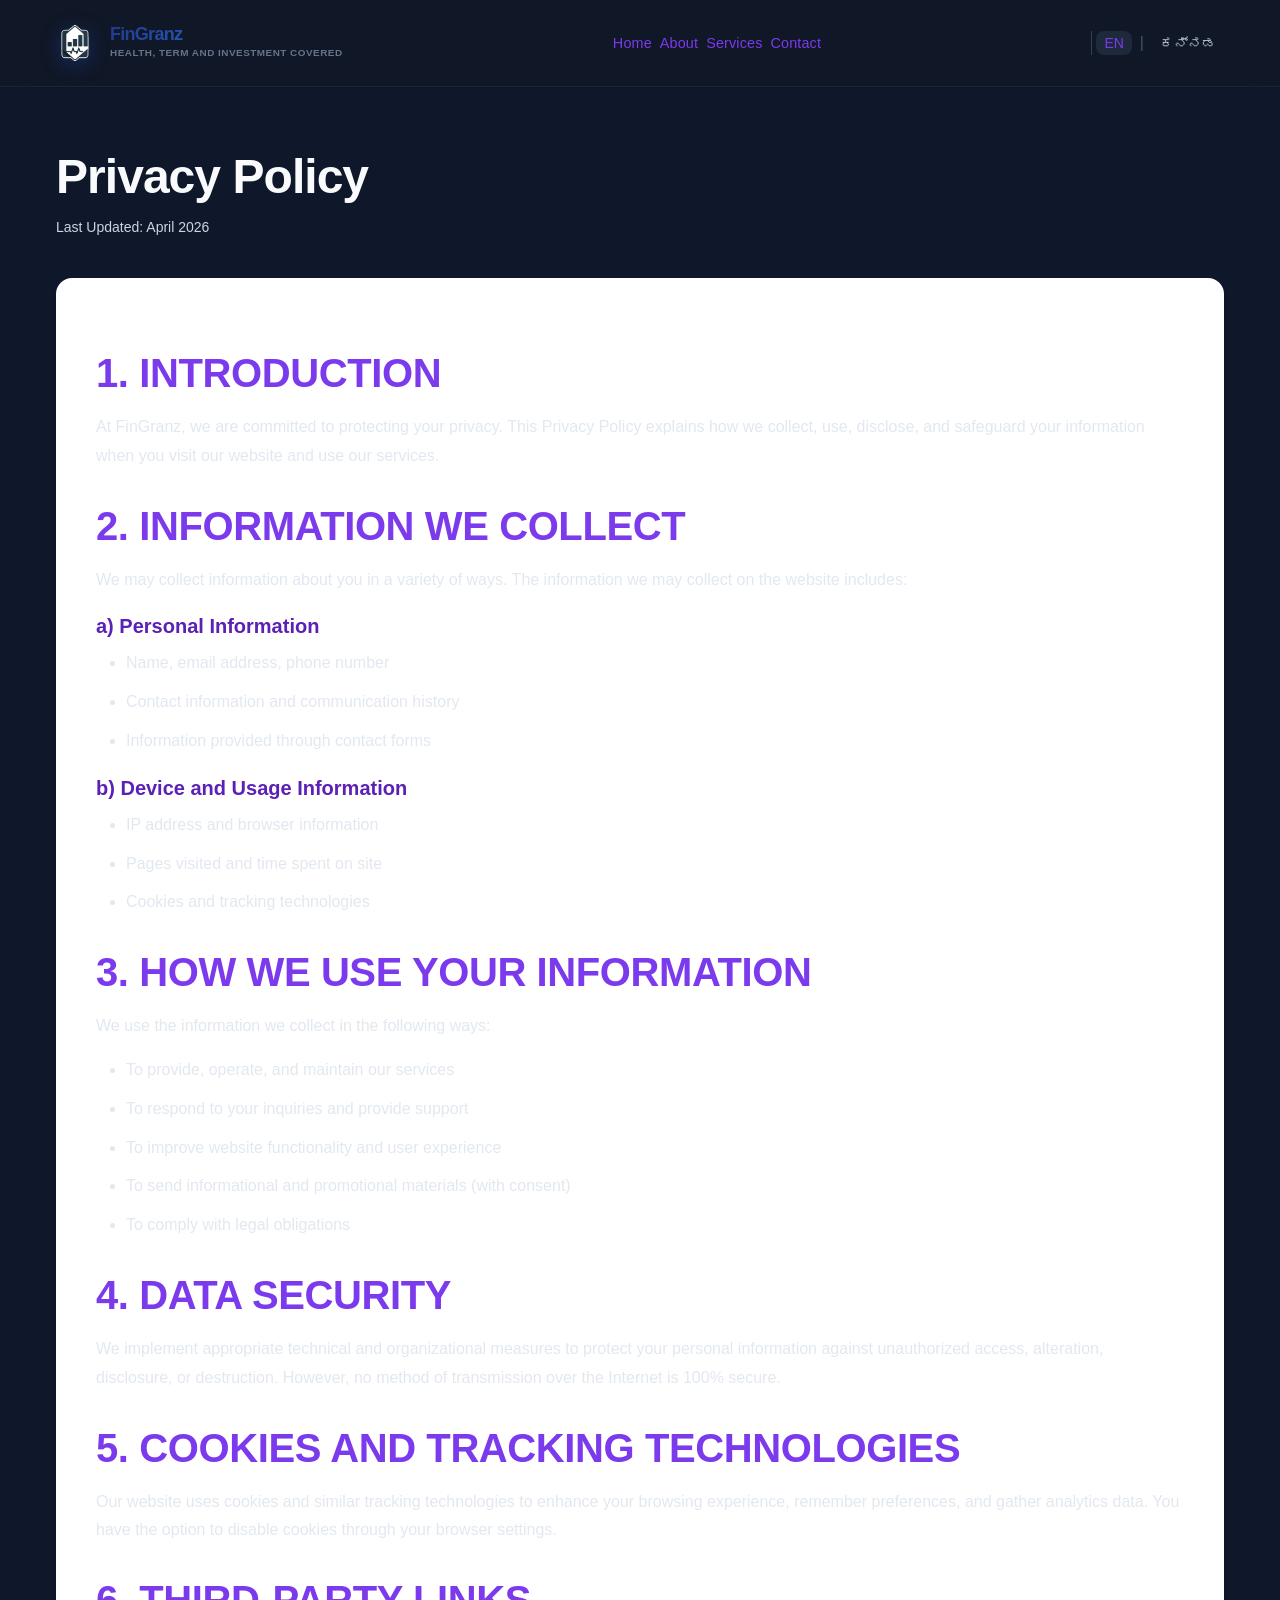
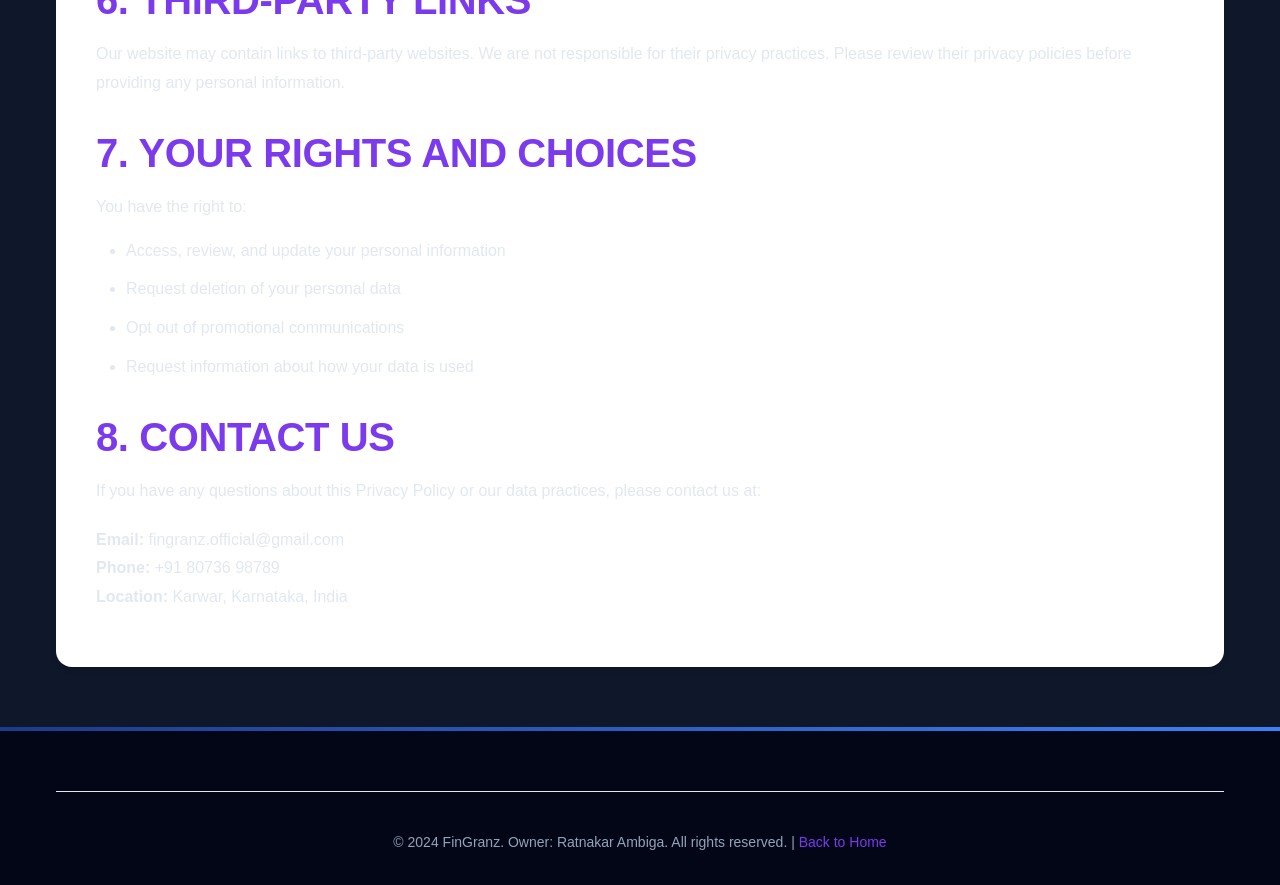
<file: privacy.html>
<!DOCTYPE html>
<html lang="en">
<head>
    <meta charset="UTF-8">
    <meta name="viewport" content="width=device-width, initial-scale=1.0">
    <meta name="description" content="Privacy Policy - Bharosa Fin">
    <meta name="robots" content="index, follow">
    
    <title>Privacy Policy - Bharosa Fin</title>
    <link rel="stylesheet" href="styles.css">
</head>
<body>
    <!-- Navigation Header -->
    <header class="header" id="header">
        <div class="container">
            <nav class="navbar">
                <a href="index.html" class="logo" style="text-decoration: none;">
                    <span class="logo-icon" aria-hidden="true">
                        <img src="images/company_logo/logo.jpeg" alt="FinGranz Logo" width="38" height="38" style="object-fit: contain;">
                    </span>
                    <div class="logo-brand">
                        <span class="logo-name" data-en="FinGranz" data-kn="ಫಿನ್ಮಾಕ್ಸ್">FinGranz</span>
                        <span class="logo-tagline" data-en="Health, Term and Investment Covered" data-kn="ಆರೋಗ್ಯ, ಟರ್ಮ್ ಮತ್ತು ಹೂಡಿಕೆಗಳು ಆವರಿಸಿದೆ">Health, Term and Investment Covered</span>
                    </div>
                </a>
                
                <button class="mobile-menu-toggle" id="mobileMenuToggle" aria-label="Toggle menu">
                    <span></span>
                    <span></span>
                    <span></span>
                </button>

                <ul class="nav-menu" id="navMenu">
                    <li><a href="index.html">Home</a></li>
                    <li><a href="index.html#about">About</a></li>
                    <li><a href="index.html#services">Services</a></li>
                    <li><a href="index.html#contact">Contact</a></li>
                    <li class="mobile-lang-item">
                        <div class="language-toggle mobile-menu-lang">
                            <button class="lang-btn active" data-lang="en">EN</button>
                            <span class="lang-separator">|</span>
                            <button class="lang-btn" data-lang="kn">ಕನ್ನಡ</button>
                        </div>
                    </li>
                </ul>

                <div class="language-toggle">
                    <button class="lang-btn active" data-lang="en">EN</button>
                    <span class="lang-separator">|</span>
                    <button class="lang-btn" data-lang="kn">ಕನ್ನಡ</button>
                </div>
            </nav>
        </div>
    </header>

    <!-- Main Content -->
    <main>
        <section class="legal-section">
            <div class="container">
                <h1 data-en="Privacy Policy" data-kn="ಗೌಪ್ಯತೆ ನೀತಿ">Privacy Policy</h1>
                <p class="last-updated" data-en="Last Updated: April 2026" data-kn="ಕೊನೆಯ ನವೀಕರಣ: ಏಪ್ರಿಲ್ 2026">Last Updated: April 2026</p>

                <article class="legal-content">
                    <h2 data-en="1. INTRODUCTION" data-kn="1. ಪರಿಚಯ">1. INTRODUCTION</h2>
                    <p data-en="At FinGranz, we are committed to protecting your privacy. This Privacy Policy explains how we collect, use, disclose, and safeguard your information when you visit our website and use our services." data-kn="ಫಿನ್ಮಾಕ್ಸ್‌ನಲ್ಲಿ, ನಾವು ನಿಮ್ಮ ಗೌಪ್ಯತೆಯನ್ನು ರಕ್ಷಿಸಲು ಬದ್ಧರಾಗಿದ್ದೇವೆ. ಈ ಗೌಪ್ಯತೆ ನೀತಿಯು ನಾವು ನಿಮ್ಮ ವೆಬ್‌ಸೈಟ್ ಭೇಟಿ ನೀಡುವಾಗ ಮತ್ತು ನಮ್ಮ ಸೇವೆಗಳನ್ನು ಬಳಸುವಾಗ ಮಾಹಿತಿಯನ್ನು ಸಂಗ್ರಹಿಸುವ, ಬಳಸುವ, ಮತ್ತು ರಕ್ಷಿಸುವ ಬಗೆಯನ್ನು ವಿವರಿಸುತ್ತದೆ.">At FinGranz, we are committed to protecting your privacy. This Privacy Policy explains how we collect, use, disclose, and safeguard your information when you visit our website and use our services.</p>

                    <h2 data-en="2. INFORMATION WE COLLECT" data-kn="2. ನಾವು ಸಂಗ್ರಹ ಮಾಡುವ ಮಾಹಿತಿ">2. INFORMATION WE COLLECT</h2>
                    <p data-en="We may collect information about you in a variety of ways. The information we may collect on the website includes:" data-kn="ನಾವು ವಿವಿಧ ರೀತಿಯಲ್ಲಿ ನಿಮ್ಮ ಬಗ್ಗೆ ಮಾಹಿತಿ ಸಂಗ್ರಹ ಮಾಡಬಹುದು। ವೆಬ್‌ಸೈಟ್‌ನಲ್ಲಿ ನಾವು ಸಂಗ್ರಹ ಮಾಡಬಹುದಾದ ಮಾಹಿತಿ ಅತ್ಯಾಮ್ಯೆ:">We may collect information about you in a variety of ways. The information we may collect on the website includes:</p>
                    
                    <h3 data-en="a) Personal Information" data-kn="a) ವ್ಯಕ್ತಿಗತ ಮಾಹಿತಿ">a) Personal Information</h3>
                    <ul>
                        <li data-en="Name, email address, phone number" data-kn="ನಾಮ, ಇ-ಮೇಲ್ ವಿಳಾಸ, ಫೋನ್ ಸಂಖ್ಯೆ">Name, email address, phone number</li>
                        <li data-en="Contact information and communication history" data-kn="ಸಂಪರ್ಕ ಮಾಹಿತಿ ಮತ್ತು ಸಂವಾದ ಇತಿಹಾಸ">Contact information and communication history</li>
                        <li data-en="Information provided through contact forms" data-kn="ಸಂಪರ್ಕ ರೂಪಗಳ ಮೂಲಕ ಒದಗಿಸಲಾದ ಮಾಹಿತಿ">Information provided through contact forms</li>
                    </ul>

                    <h3 data-en="b) Device and Usage Information" data-kn="b) ಸಾಧನ ಮತ್ತು ಬಳಕೆ ಮಾಹಿತಿ">b) Device and Usage Information</h3>
                    <ul>
                        <li data-en="IP address and browser information" data-kn="IP ವಿಳಾಸ ಮತ್ತು ಬ್ರೌಝರ್ ಮಾಹಿತಿ">IP address and browser information</li>
                        <li data-en="Pages visited and time spent on site" data-kn="ಸೆಳೆದ ಪುಟಗಳು ಮತ್ತು ಸೈಟ್‌ನಲ್ಲಿ ವರ್ತಮಾನ ಸಮಯ">Pages visited and time spent on site</li>
                        <li data-en="Cookies and tracking technologies" data-kn="ಕುಕೀಗಳು ಮತ್ತು ಟ್ರ್ಯಾಕಿಂಗ್ ತೋರ್ಜುಗಳು">Cookies and tracking technologies</li>
                    </ul>

                    <h2 data-en="3. HOW WE USE YOUR INFORMATION" data-kn="3. ನಾವು ನಿಮ್ಮ ಮಾಹಿತಿಯನ್ನು ಹೇಗೆ ಬಳಸುತ್ತೇವೆ">3. HOW WE USE YOUR INFORMATION</h2>
                    <p data-en="We use the information we collect in the following ways:" data-kn="ನಾವು ಸಂಗ್ರಹ ಮಾಡಿದ ಮಾಹಿತಿಯನ್ನು ಕೆಳಗಿನ ರೀತಿಯಲ್ಲಿ ಬಳಸುತ್ತೇವೆ:">We use the information we collect in the following ways:</p>
                    <ul>
                        <li data-en="To provide, operate, and maintain our services" data-kn="ನಮ್ಮ ಸೇವೆಗಳನ್ನು ಒದಗಿಸಲು, ಕಾರ್ಯಾಚರಣೆ ಮಾಡಲು ಮತ್ತು ಸಮರ್ಥಲುಗಿ ರಕ್ಷಿಸಲು">To provide, operate, and maintain our services</li>
                        <li data-en="To respond to your inquiries and provide support" data-kn="ನಿಮ್ಮ ತದಿಯಿಲ್ಲ ೆಗೆ ಪ್ರತಿಕ್ರಿಯೆ ತ್ಜಾಯಿ ಮತ್ತು ಸಹಾಯ ಒದಗಿಸಲು">To respond to your inquiries and provide support</li>
                        <li data-en="To improve website functionality and user experience" data-kn="ವೆಬ್‌ಸೈಟ್ ಕಾರ್ಯಕ್ಷಮತೆ ಮತ್ತು ಬಳಕೆದಾರ ಅನುಭವ ಉತ್ತಮ ಮಾಡಲು">To improve website functionality and user experience</li>
                        <li data-en="To send informational and promotional materials (with consent)" data-kn="ಮಾಹಿತಿ ಮತ್ತು ಪ್ರಚಾರ ಸಾಮಗ್ರಿಗಳನ್ನು ಕಳುಹಿಸಲು (ಅನುಮತಿಯೊಂದಿಗೆ)">To send informational and promotional materials (with consent)</li>
                        <li data-en="To comply with legal obligations" data-kn="ಕಾನೂನು ಅಗತ್ಯತೆಗಳಿಗೆ ಅನುವರ್ತಿಸಲು">To comply with legal obligations</li>
                    </ul>

                    <h2 data-en="4. DATA SECURITY" data-kn="4. ಡೇಟಾ ಸುರಕ್ಷೆ">4. DATA SECURITY</h2>
                    <p data-en="We implement appropriate technical and organizational measures to protect your personal information against unauthorized access, alteration, disclosure, or destruction. However, no method of transmission over the Internet is 100% secure." data-kn="ನಾವು ನಿಮ್ಮ ವೈಯಕ್ತಿಕ ಮಾಹಿತಿಯನ್ನು ಅನಧಿಕೃತ ಪ್ರವೇಶ, ಬದಲಾವಣೆ, ಬಹಿರಂಗಪಡಿಸುವಿಕೆ ಅಥವಾ ನಾಶದಿಂದ ರಕ್ಷಿಸಲು ಸೂಕ್ತ ತಾಂತ್ರಿಕ ಮತ್ತು ಸಾಂಸ್ಥಿಕ ಕ್ರಮಗಳನ್ನು ಜಾರಿ ಮಾಡುತ್ತೇವೆ. ಆದಾಗ್ಯೂ, ಇಂಟರ್ನೆಟ್ ಮೂಲಕ ಯಾವುದೇ ಡೇಟಾ ರವಾನೆ ವಿಧಾನವು 100% ಸುರಕ್ಷಿತವಲ್ಲ.">We implement appropriate technical and organizational measures to protect your personal information against unauthorized access, alteration, disclosure, or destruction. However, no method of transmission over the Internet is 100% secure.</p>

                    <h2 data-en="5. COOKIES AND TRACKING TECHNOLOGIES" data-kn="5. ಕುಕೀಗಳು ಮತ್ತು ಟ್ರ್ಯಾಕಿಂಗ್ ತೋರ್ಜುಗಳು">5. COOKIES AND TRACKING TECHNOLOGIES</h2>
                    <p data-en="Our website uses cookies and similar tracking technologies to enhance your browsing experience, remember preferences, and gather analytics data. You have the option to disable cookies through your browser settings." data-kn="ನಮ್ಮ ವೆಬ್‌ಸೈಟ್ ನಿಮ್ಮ ಬ್ರೌಸಿಂಗ್ ಅನುಭವವನ್ನು ಉತ್ತಮಗೊಳಿಸಲು, ಆದ್ಯತೆಗಳನ್ನು ನೆನಪಿಡಲು ಮತ್ತು ವಿಶ್ಲೇಷಣಾತ್ಮಕ ಡೇಟಾ ಸಂಗ್ರಹಿಸಲು ಕುಕೀಗಳು ಮತ್ತು ಟ್ರ್ಯಾಕಿಂಗ್ ತಂತ್ರಜ್ಞಾನಗಳನ್ನು ಬಳಸುತ್ತದೆ. ನಿಮ್ಮ ಬ್ರೌಸರ್ ಸೆಟ್ಟಿಂಗ್‌ಗಳ ಮೂಲಕ ಕುಕೀಗಳನ್ನು ನಿಷ್ಕ್ರಿಯಗೊಳಿಸುವ ಆಯ್ಕೆ ನಿಮಗೆ ಇದೆ.">Our website uses cookies and similar tracking technologies to enhance your browsing experience, remember preferences, and gather analytics data. You have the option to disable cookies through your browser settings.</p>

                    <h2 data-en="6. THIRD-PARTY LINKS" data-kn="6. ಮೂರನೇ-ವ್ಯಕ್ತಿ ವೆಬ್‌ಸೈಟ್ ಲಿಂಕ್‌ಗಳು">6. THIRD-PARTY LINKS</h2>
                    <p data-en="Our website may contain links to third-party websites. We are not responsible for their privacy practices. Please review their privacy policies before providing any personal information." data-kn="ನಮ್ಮ ವೆಬ್‌ಸೈಟ್ ಮೂರನೇ-ವ್ಯಕ್ತಿ ವೆಬ್‌ಸೈಟ್‌ಗಳಿಗೆ ಲಿಂಕ್‌ಗಳನ್ನು ಹೊಂದಿರಬಹುದು. ಅವರ ಗೌಪ್ಯತೆ ಅಭ್ಯಾಸಗಳಿಗೆ ನಾವು ಜವಾಬ್ದಾರರಾಗಿರುವುದಿಲ್ಲ. ಯಾವುದೇ ವೈಯಕ್ತಿಕ ಮಾಹಿತಿಯನ್ನು ಒದಗಿಸುವ ಮುನ್ನ ದಯವಿಟ್ಟು ಅವರ ಗೌಪ್ಯತೆ ನೀತಿಗಳನ್ನು ಪರಿಶೀಲಿಸಿ.">Our website may contain links to third-party websites. We are not responsible for their privacy practices. Please review their privacy policies before providing any personal information.</p>

                    <h2 data-en="7. YOUR RIGHTS AND CHOICES" data-kn="7. ನಿಮ್ಮ ಹಕ್ಕುಗಳು ಮತ್ತು ಆಯ್ಕೆಗಳು">7. YOUR RIGHTS AND CHOICES</h2>
                    <p data-en="You have the right to:" data-kn="ನಿಮ್ಮು ಇದರ ಹಕ್ಕನ್ನು ಹೊಂದಿರುತ್ತೀರಿ:">You have the right to:</p>
                    <ul>
                        <li data-en="Access, review, and update your personal information" data-kn="ನಿಮ್ಮ ವ್ಯಕ್ತಿಗತ ಮಾಹಿತಿಯನ್ನು ಪ್ರವೇಶಿಸಲು, ಪರಿಶೀಲಿಸಲು ಮತ್ತು ನವೀಕರಿಸಲು">Access, review, and update your personal information</li>
                        <li data-en="Request deletion of your personal data" data-kn="ನಿಮ್ಮ ವ್ಯಕ್ತಿಗತ ಡೇಟಾ ಅಳಿಸುವಂತೆ ವಿನಂತಿಸಲು">Request deletion of your personal data</li>
                        <li data-en="Opt out of promotional communications" data-kn="ಪ್ರಚಾರಾತ್ಮಕ ಸಂವಾದದಿಂದ ಹೊರಗುಳಿಯಲು">Opt out of promotional communications</li>
                        <li data-en="Request information about how your data is used" data-kn="ನಿಮ್ಮ ಡೇಟಾ ಹೇಗೆ ಬಳಸಲಾಗುತ್ತದೆ ಎಂಬುದರ ಬಗ್ಗೆ ಮಾಹಿತಿ ವಿನಂತಿಸಲು">Request information about how your data is used</li>
                    </ul>

                    <h2 data-en="8. CONTACT US" data-kn="8. ನಮ್ಮನ್ನು ಸಂಪರ್ಕಿಸಿ">8. CONTACT US</h2>
                    <p data-en="If you have any questions about this Privacy Policy or our data practices, please contact us at:" data-kn="ಈ ಗೌಪ್ಯತೆ ನೀತಿ ಅಥವಾ ನಮ್ಮ ಡೇಟಾ ಬಳಕೆಯ ಸಂಬಂಧವಾದ ಯಾವುದೇ ಪ್ರಶ್ನೆಗಳಿದ್ದರೆ, ದಯವಿಟ್ಟು ನಮ್ಮನ್ನು ಸಂಪರ್ಕಿಸಿ:">If you have any questions about this Privacy Policy or our data practices, please contact us at:</p>
                    <p style="margin-top: 20px;">
                        <strong>Email:</strong> fingranz.official@gmail.com<br>
                        <strong>Phone:</strong> +91 80736 98789<br>
                        <strong>Location:</strong> Karwar, Karnataka, India
                    </p>
                </article>
            </div>
        </section>
    </main>

    <!-- Footer -->
    <footer class="footer">
        <div class="container">
            <div class="footer-bottom">
                <p>&copy; 2024 FinGranz. Owner: Ratnakar Ambiga. All rights reserved. | <a href="index.html">Back to Home</a></p>
            </div>
        </div>
    </footer>

    <style>
        .legal-section {
            min-height: 80vh;
            padding: 60px 0;
            background: var(--color-gray-50);
        }

        .legal-section h1 {
            margin-bottom: 10px;
        }

        .last-updated {
            color: var(--color-gray-600);
            font-size: var(--font-size-sm);
            margin-bottom: 40px;
        }

        .legal-content {
            background: white;
            padding: 40px;
            border-radius: var(--border-radius-xl);
            box-shadow: var(--shadow-md);
            line-height: 1.8;
        }

        .legal-content h2 {
            color: var(--color-primary);
            margin-top: 30px;
            margin-bottom: 15px;
        }

        .legal-content h3 {
            color: var(--color-primary-dark);
            margin-top: 20px;
            margin-bottom: 10px;
            font-size: var(--font-size-xl);
        }

        .legal-content p,
        .legal-content li {
            color: var(--color-gray-700);
            margin-bottom: 15px;
        }

        .legal-content ul {
            margin-left: 30px;
            margin-bottom: 20px;
        }

        .legal-content li {
            margin-bottom: 10px;
        }

        @media (max-width: 768px) {
            .legal-section {
                padding: 40px 0;
            }

            .legal-content {
                padding: 20px;
            }

            .legal-content h2 {
                margin-top: 20px;
            }
        }
    </style>

    <script src="script.js"></script>
</body>
</html>
</file>
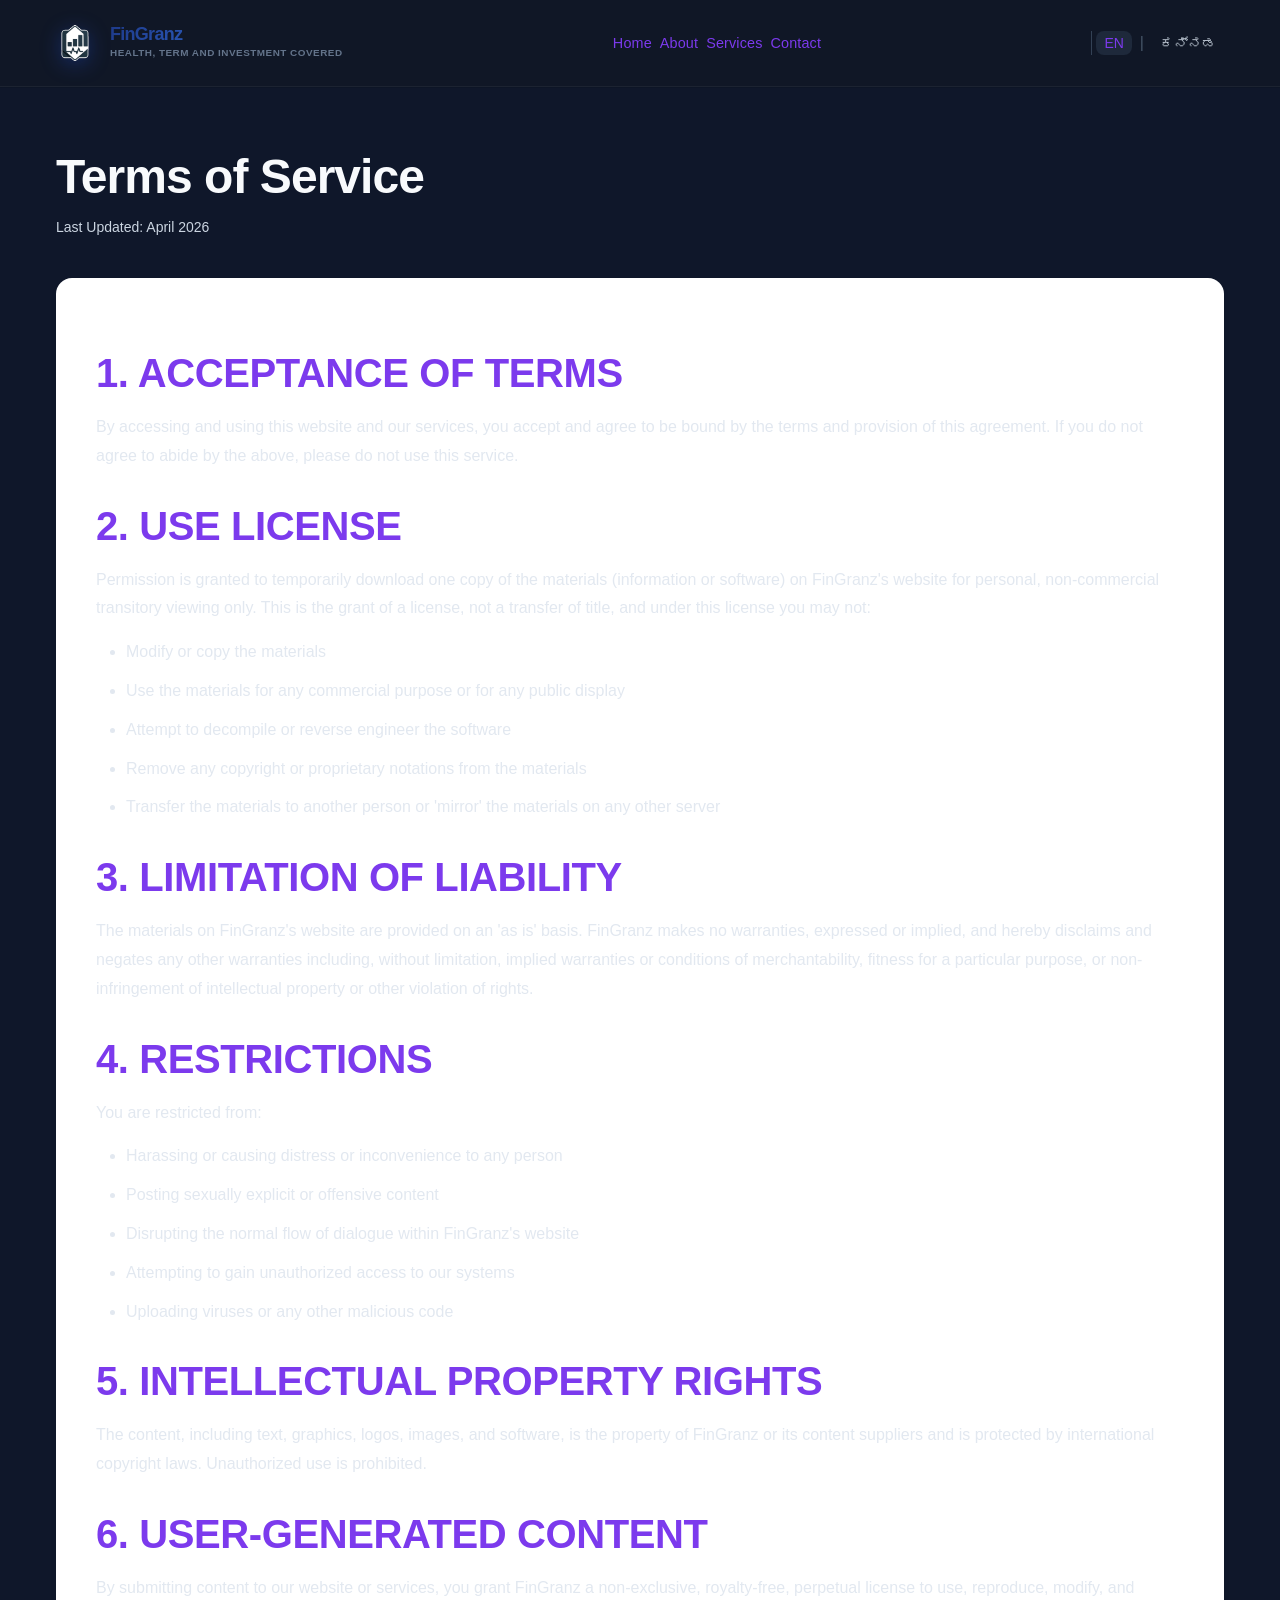
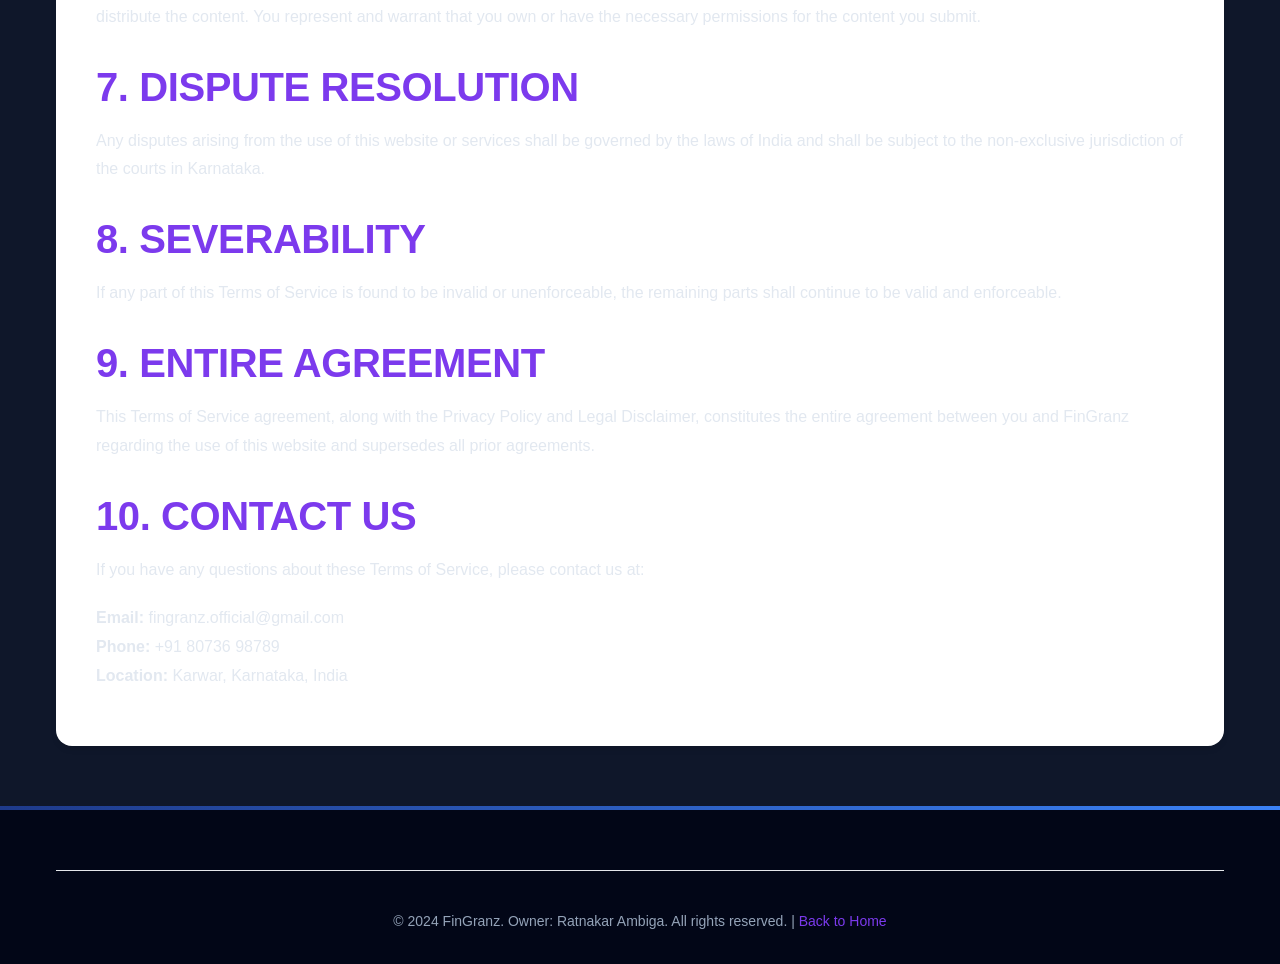
<file: terms.html>
<!DOCTYPE html>
<html lang="en">
<head>
    <meta charset="UTF-8">
    <meta name="viewport" content="width=device-width, initial-scale=1.0">
    <meta name="description" content="Terms of Service - Bharosa Fin">
    <meta name="robots" content="index, follow">
    
    <title>Terms of Service - Bharosa Fin</title>
    <link rel="stylesheet" href="styles.css">
</head>
<body>
    <!-- Navigation Header -->
    <header class="header" id="header">
        <div class="container">
            <nav class="navbar">
                <a href="index.html" class="logo" style="text-decoration: none;">
                    <span class="logo-icon" aria-hidden="true">
                        <img src="images/company_logo/logo.jpeg" alt="FinGranz Logo" width="38" height="38" style="object-fit: contain;">
                    </span>
                    <div class="logo-brand">
                        <span class="logo-name" data-en="FinGranz" data-kn="ಫಿನ್ಮಾಕ್ಸ್">FinGranz</span>
                        <span class="logo-tagline" data-en="Health, Term and Investment Covered" data-kn="ಆರೋಗ್ಯ, ಟರ್ಮ್ ಮತ್ತು ಹೂಡಿಕೆಗಳು ಆವರಿಸಿದೆ">Health, Term and Investment Covered</span>
                    </div>
                </a>
                
                <button class="mobile-menu-toggle" id="mobileMenuToggle" aria-label="Toggle menu">
                    <span></span>
                    <span></span>
                    <span></span>
                </button>

                <ul class="nav-menu" id="navMenu">
                    <li><a href="index.html">Home</a></li>
                    <li><a href="index.html#about">About</a></li>
                    <li><a href="index.html#services">Services</a></li>
                    <li><a href="index.html#contact">Contact</a></li>
                    <li class="mobile-lang-item">
                        <div class="language-toggle mobile-menu-lang">
                            <button class="lang-btn active" data-lang="en">EN</button>
                            <span class="lang-separator">|</span>
                            <button class="lang-btn" data-lang="kn">ಕನ್ನಡ</button>
                        </div>
                    </li>
                </ul>

                <div class="language-toggle">
                    <button class="lang-btn active" data-lang="en">EN</button>
                    <span class="lang-separator">|</span>
                    <button class="lang-btn" data-lang="kn">ಕನ್ನಡ</button>
                </div>
            </nav>
        </div>
    </header>

    <!-- Main Content -->
    <main>
        <section class="legal-section">
            <div class="container">
                <h1 data-en="Terms of Service" data-kn="ಸೇವೆಯ ನಿಯಮಗಳು">Terms of Service</h1>
                <p class="last-updated" data-en="Last Updated: April 2026" data-kn="ಕೊನೆಯ ನವೀಕರಣ: ಏಪ್ರಿಲ್ 2026">Last Updated: April 2026</p>

                <article class="legal-content">
                    <h2 data-en="1. ACCEPTANCE OF TERMS" data-kn="1. ನಿಯಮಗಳ ಸ್ವೀಕಾರ">1. ACCEPTANCE OF TERMS</h2>
                    <p data-en="By accessing and using this website and our services, you accept and agree to be bound by the terms and provision of this agreement. If you do not agree to abide by the above, please do not use this service." data-kn="ಈ ವೆಬ್‌ಸೈಟ್ ಮತ್ತು ನಮ್ಮ ಸೇವೆಗಳನ್ನು ಪ್ರವೇಶಿಸುವ ಮೂಲಕ ಮತ್ತು ಬಳಸುವ ಮೂಲಕ, ನೀವು ಈ ಒಪ್ಪಂದದ ನಿಯಮ ಮತ್ತು ನೀತಿಯಿಂದ ಬದ್ಧವಾಗುವುದನ್ನು ಸ್ವೀಕಾರ ಮತ್ತು ಒಪ್ಪಿಕೊಳ್ಳುತ್ತೀರಿ। ಮೇಲಿನವುಗಳನ್ನು ಅನುಸರಿಸಲು ನೀವು ಒಪ್ಪುವುದಿಲ್ಲದಿದ್ದರೆ, ದಯಾ ಮಾಡಿ ಈ ಸೇವೆ ಬಳಸಬೇಡಿ।">By accessing and using this website and our services, you accept and agree to be bound by the terms and provision of this agreement. If you do not agree to abide by the above, please do not use this service.</p>

                    <h2 data-en="2. USE LICENSE" data-kn="2. ಬಳಕೆ ಪರವಾನಗಿ">2. USE LICENSE</h2>
                    <p data-en="Permission is granted to temporarily download one copy of the materials (information or software) on FinGranz's website for personal, non-commercial transitory viewing only. This is the grant of a license, not a transfer of title, and under this license you may not:" data-kn="ಫಿನ್ಮಾಕ್ಸ್ ವೆಬ್‌ಸೈಟ್‌ನಲ್ಲಿನ ವಸ್ತುಗಳ (ಮಾಹಿತಿ ಅಥವಾ ಸಾಫ್ಟ್‌ವೇರ್) ಒಂದು ಪ್ರತಿಯನ್ನು ವೈಯಕ್ತಿಕ, ವಾಣಿಜ್ಯೇತರ ವೀಕ್ಷಣೆಗೆ ಮಾತ್ರ ತಾತ್ಕಾಲಿಕವಾಗಿ ಡೌನ್‌ಲೋಡ್ ಮಾಡಲು ಅನುಮತಿ ನೀಡಲಾಗಿದೆ. ಇದು ಪರವಾನಗಿಯಾಗಿದೆ, ಒಡೆತನದ ವರ್ಗಾವಣೆಯಲ್ಲ, ಮತ್ತು ಈ ಪರವಾನಗಿಯ ಅಡಿಯಲ್ಲಿ ನೀವು ಈ ಕೆಳಗಿನವುಗಳನ್ನು ಮಾಡುವಂತಿಲ್ಲ:">Permission is granted to temporarily download one copy of the materials (information or software) on FinGranz's website for personal, non-commercial transitory viewing only. This is the grant of a license, not a transfer of title, and under this license you may not:</p>
                    <ul>
                        <li data-en="Modify or copy the materials" data-kn="ವಸ್ತುಗಳನ್ನು ಮಾರ್ಪಡಿಸುವುದು ಅಥವಾ ನಕಲಿಸುವುದು">Modify or copy the materials</li>
                        <li data-en="Use the materials for any commercial purpose or for any public display" data-kn="ಯಾವುದೇ ವ್ಯಾವಸಾಯಿಕ ಉದ್ದೇಶ ಅಥವಾ ಸಾರ್ವಜನಿಕ ಪ್ರದರ್ಶನಕ್ಕೆ ವಸ್ತುಗಳನ್ನು ಬಳಸುವುದು">Use the materials for any commercial purpose or for any public display</li>
                        <li data-en="Attempt to decompile or reverse engineer the software" data-kn="ಸಾಫ್ಟ್‌ವೇರ್ ಡಿಕಂಪೈಲ್ ಅಥವಾ ರಿವರ್ಸ್ ಎಂಜಿನಿಯರ್ ಮಾಡಲು ಪ್ರಯತ್ನಿಸುವುದು">Attempt to decompile or reverse engineer the software</li>
                        <li data-en="Remove any copyright or proprietary notations from the materials" data-kn="ವಸ್ತುಗಳಿಂದ ಯಾವುದೇ ಕೃತಿಸ್ವಾಮ್ಯ ಅಥವಾ ಹಕ್ಕುಸ್ವಾಮ್ಯದ ಸೂಚನೆಗಳನ್ನು ತೆಗೆದುಹಾಕುವುದು">Remove any copyright or proprietary notations from the materials</li>
                        <li data-en="Transfer the materials to another person or 'mirror' the materials on any other server" data-kn="ವಸ್ತುಗಳನ್ನು ಬೇರೆ ವ್ಯಕ್ತಿಗಳಿಗೆ ವರ್ಗಾಯಿಸುವುದು ಅಥವಾ ಯಾವುದೇ ಇತರ ಸರ್ವರ್‌ನಲ್ಲಿ ವಸ್ತುಗಳನ್ನು 'ಮಿರರ್' ಮಾಡುವುದು">Transfer the materials to another person or 'mirror' the materials on any other server</li>
                    </ul>

                    <h2 data-en="3. LIMITATION OF LIABILITY" data-kn="3. ಜವಾಬ್ದಾರಿತ್ವ ನಿರ್ಬಂಧ">3. LIMITATION OF LIABILITY</h2>
                    <p data-en="The materials on FinGranz's website are provided on an 'as is' basis. FinGranz makes no warranties, expressed or implied, and hereby disclaims and negates any other warranties including, without limitation, implied warranties or conditions of merchantability, fitness for a particular purpose, or non-infringement of intellectual property or other violation of rights." data-kn="ಫಿನ್ಮಾಕ್ಸ್ ವೆಬ್‌ಸೈಟ್‌ನಲ್ಲಿನ ವಸ್ತುಗಳನ್ನು 'ಇದ್ದಂತೆಯೇ' ಒದಗಿಸಲಾಗುತ್ತದೆ. ಫಿನ್ಮಾಕ್ಸ್ ಯಾವುದೇ ಖಾತರಿ ನೀಡುವುದಿಲ್ಲ, ಮತ್ತು ಇತರ ಯಾವುದೇ ಭರವಸೆಗಳನ್ನು ನಿರಾಕರಿಸುತ್ತದೆ.">The materials on FinGranz's website are provided on an 'as is' basis. FinGranz makes no warranties, expressed or implied, and hereby disclaims and negates any other warranties including, without limitation, implied warranties or conditions of merchantability, fitness for a particular purpose, or non-infringement of intellectual property or other violation of rights.</p>

                    <h2 data-en="4. RESTRICTIONS" data-kn="4. ನಿರ್ಬಂಧನೆಗಳು">4. RESTRICTIONS</h2>
                    <p data-en="You are restricted from:" data-kn="ನೀವು ನಿರ್ಬಂಧಿತವಾಗಿದ್ದೀರಿ:">You are restricted from:</p>
                    <ul>
                        <li data-en="Harassing or causing distress or inconvenience to any person" data-kn="ಯಾವುದೇ ವ್ಯಕ್ತಿಗೆ ಕಿರುಕುಳ ನೀಡುವುದು ಅಥವಾ ತೊಂದರೆ ಉಂಟುಮಾಡುವುದು">Harassing or causing distress or inconvenience to any person</li>
                        <li data-en="Posting sexually explicit or offensive content" data-kn="ಲೈಂಗಿಕವಾಗಿ ಸ್ಪಷ್ಟವಾದ ಅಥವಾ ಆಕ್ಷೇಪಾರ್ಹ ವಿಷಯವನ್ನು ಪೋಸ್ಟ್ ಮಾಡುವುದು">Posting sexually explicit or offensive content</li>
                        <li data-en="Disrupting the normal flow of dialogue within FinGranz's website" data-kn="ಫಿನ್ಮಾಕ್ಸ್ ವೆಬ್‌ಸೈಟ್‌ನಲ್ಲಿ ಸಂವಾದದ ಸಾಮಾನ್ಯ ಹರಿವನ್ನು ಅಡ್ಡಿಪಡಿಸುವುದು">Disrupting the normal flow of dialogue within FinGranz's website</li>
                        <li data-en="Attempting to gain unauthorized access to our systems" data-kn="ನಮ್ಮ ವ್ಯವಸ್ಥೆಗಳಿಗೆ ಅನಧಿಕೃತ ಪ್ರವೇಶ ಪಡೆಯಲು ಪ್ರಯತ್ನಿಸುವುದು">Attempting to gain unauthorized access to our systems</li>
                        <li data-en="Uploading viruses or any other malicious code" data-kn="ವೈರಸ್ ಅಥವಾ ಯಾವುದೇ ಇತರ ಹಾನಿಕರ ಕೋಡ್ ಅಪ್‌ಲೋಡ್ ಮಾಡುವುದು">Uploading viruses or any other malicious code</li>
                    </ul>

                    <h2 data-en="5. INTELLECTUAL PROPERTY RIGHTS" data-kn="5. ಬೌದ್ಧಿಕ ಆಸ್ತಿ ಹಕ್ಕುಗಳು">5. INTELLECTUAL PROPERTY RIGHTS</h2>
                    <p data-en="The content, including text, graphics, logos, images, and software, is the property of FinGranz or its content suppliers and is protected by international copyright laws. Unauthorized use is prohibited." data-kn="ಪಠ್ಯ, ಗ್ರಾಫಿಕ್ಸ್, ಲೋಗೋ, ಚಿತ್ರಗಳು ಮತ್ತು ಸಾಫ್ಟ್‌ವೇರ್ ಅನ್ನು ಒಳಗೊಂಡಿರುವ ವಿಷಯವು ಫಿನ್ಮಾಕ್ಸ್ ಆಸ್ತಿಯಾಗಿದೆ ಮತ್ತು ಅಂತರರಾಷ್ಟ್ರೀಯ ಕೃತಿಸ್ವಾಮ್ಯ ಕಾನೂನಿನಿಂದ ರಕ್ಷಿತವಾಗಿದೆ. ಅನಧಿಕೃತ ಬಳಕೆ ನಿಷೇಧಿತವಾಗಿದೆ.">The content, including text, graphics, logos, images, and software, is the property of FinGranz or its content suppliers and is protected by international copyright laws. Unauthorized use is prohibited.</p>

                    <h2 data-en="6. USER-GENERATED CONTENT" data-kn="6. ಬಳಕೆದಾರ-ರಚಿತ ವಿಷಯ">6. USER-GENERATED CONTENT</h2>
                    <p data-en="By submitting content to our website or services, you grant FinGranz a non-exclusive, royalty-free, perpetual license to use, reproduce, modify, and distribute the content. You represent and warrant that you own or have the necessary permissions for the content you submit." data-kn="ನಮ್ಮ ವೆಬ್‌ಸೈಟ್ ಅಥವಾ ಸೇವೆಗಳಿಗೆ ವಿಷಯವನ್ನು ಸಲ್ಲಿಸುವ ಮೂಲಕ, ನೀವು ಫಿನ್ಮಾಕ್ಸ್‌ಗೆ ಆ ವಿಷಯವನ್ನು ಬಳಸಲು, ಬದಲಾಯಿಸಲು ಮತ್ತು ವಿತರಿಸಲು ಪರವಾನಗಿಯನ್ನು ನೀಡುತ್ತೀರಿ. ನೀವು ಸಲ್ಲಿಸಿದ ವಿಷಯಕ್ಕೆ ಸಂಪೂರ್ಣ ಹಕ್ಕುಗಳನ್ನು ಹೊಂದಿದ್ದೀರಿ ಎಂದು ನೀವು ಖಚಿತಪಡಿಸುತ್ತೀರಿ.">By submitting content to our website or services, you grant FinGranz a non-exclusive, royalty-free, perpetual license to use, reproduce, modify, and distribute the content. You represent and warrant that you own or have the necessary permissions for the content you submit.</p>

                    <h2 data-en="7. DISPUTE RESOLUTION" data-kn="7. ವಿವಾದ ನಿರ್ಣಯ">7. DISPUTE RESOLUTION</h2>
                    <p data-en="Any disputes arising from the use of this website or services shall be governed by the laws of India and shall be subject to the non-exclusive jurisdiction of the courts in Karnataka." data-kn="ಈ ವೆಬ್‌ಸೈಟ್ ಅಥವಾ ಸೇವೆಗಳ ಬಳಕೆಯಿಂದ ಉಂಟಾಗುವ ಯಾವುದೇ ವಿವಾದಗಳು ಭಾರತದ ಕಾನೂನುಗಳಿಂದ ನಿಯಂತ್ರಿತವಾಗುತ್ತವೆ ಮತ್ತು ಕರ್ನಾಟಕದ ನ್ಯಾಯಾಲಯಗಳ ನ್ಯಾಯವ್ಯಾಪ್ತಿಗೆ ಒಳಪಟ್ಟಿರುತ್ತವೆ.">Any disputes arising from the use of this website or services shall be governed by the laws of India and shall be subject to the non-exclusive jurisdiction of the courts in Karnataka.</p>

                    <h2 data-en="8. SEVERABILITY" data-kn="8. ಪ್ರತ್ಯೇಕತೆ">8. SEVERABILITY</h2>
                    <p data-en="If any part of this Terms of Service is found to be invalid or unenforceable, the remaining parts shall continue to be valid and enforceable." data-kn="ಈ ಸೇವಾ ನಿಯಮಗಳ ಯಾವುದೇ ಭಾಗವು ಅಮಾನ್ಯ ಅಥವಾ ಜಾರಿಗೊಳಿಸಲಾಗದು ಎಂದು ಕಂಡುಬಂದರೆ, ಉಳಿದ ಭಾಗಗಳು ಮಾನ್ಯವಾಗಿರುತ್ತವೆ ಮತ್ತು ಜಾರಿಗೊಳಿಸಬಹುದಾಗಿರುತ್ತವೆ.">If any part of this Terms of Service is found to be invalid or unenforceable, the remaining parts shall continue to be valid and enforceable.</p>

                    <h2 data-en="9. ENTIRE AGREEMENT" data-kn="9. ಸಂಪೂರ್ಣ ಒಪ್ಪಂದ">9. ENTIRE AGREEMENT</h2>
                    <p data-en="This Terms of Service agreement, along with the Privacy Policy and Legal Disclaimer, constitutes the entire agreement between you and FinGranz regarding the use of this website and supersedes all prior agreements." data-kn="ಈ ಸೇವೆ ನಿಯಮಗಳ ಒಪ್ಪಂದ, ಗೌಪ್ಯತೆ ನೀತಿ ಮತ್ತು ಕಾನೂನು ಅಸ್ವೀಕಾರದೊಂದಿಗೆ, ನಿಮ್ಮ ಮತ್ತು ಫಿನ್ಮಾಕ್ಸ್ ನಡುವಿನ ಸಂಪೂರ್ಣ ಒಪ್ಪಂದವನ್ನು ರಚಿಸುತ್ತದೆ.">This Terms of Service agreement, along with the Privacy Policy and Legal Disclaimer, constitutes the entire agreement between you and FinGranz regarding the use of this website and supersedes all prior agreements.</p>

                    <h2 data-en="10. CONTACT US" data-kn="10. ನಮ್ಮನ್ನು ಸಂಪರ್ಕಿಸಿ">10. CONTACT US</h2>
                    <p data-en="If you have any questions about these Terms of Service, please contact us at:" data-kn="ಈ ಸೇವಾ ನಿಯಮಗಳ ಬಗ್ಗೆ ಯಾವುದೇ ಪ್ರಶ್ನೆಗಳಿದ್ದರೆ, ದಯವಿಟ್ಟು ನಮ್ಮನ್ನು ಸಂಪರ್ಕಿಸಿ:">If you have any questions about these Terms of Service, please contact us at:</p>
                    <p style="margin-top: 20px;">
                        <strong>Email:</strong> fingranz.official@gmail.com<br>
                        <strong>Phone:</strong> +91 80736 98789<br>
                        <strong>Location:</strong> Karwar, Karnataka, India
                    </p>
                </article>
            </div>
        </section>
    </main>

    <!-- Footer -->
    <footer class="footer">
        <div class="container">
            <div class="footer-bottom">
                <p>&copy; 2024 FinGranz. Owner: Ratnakar Ambiga. All rights reserved. | <a href="index.html">Back to Home</a></p>
            </div>
        </div>
    </footer>

    <style>
        .legal-section {
            min-height: 80vh;
            padding: 60px 0;
            background: var(--color-gray-50);
        }

        .legal-section h1 {
            margin-bottom: 10px;
        }

        .last-updated {
            color: var(--color-gray-600);
            font-size: var(--font-size-sm);
            margin-bottom: 40px;
        }

        .legal-content {
            background: white;
            padding: 40px;
            border-radius: var(--border-radius-xl);
            box-shadow: var(--shadow-md);
            line-height: 1.8;
        }

        .legal-content h2 {
            color: var(--color-primary);
            margin-top: 30px;
            margin-bottom: 15px;
        }

        .legal-content p,
        .legal-content li {
            color: var(--color-gray-700);
            margin-bottom: 15px;
        }

        .legal-content ul {
            margin-left: 30px;
            margin-bottom: 20px;
        }

        .legal-content li {
            margin-bottom: 10px;
        }

        @media (max-width: 768px) {
            .legal-section {
                padding: 40px 0;
            }

            .legal-content {
                padding: 20px;
            }

            .legal-content h2 {
                margin-top: 20px;
            }
        }
    </style>

    <script src="script.js"></script>
</body>
</html>
</file>
<file: styles.css>
/* ========================================
   PREMIUM PROFESSIONAL WEBSITE - CSS3
   Modern, Accessible, High-Performance
   ======================================== */

/* ========================================
   1. CSS VARIABLES & ROOT STYLES
   ======================================== */

:root {
    /* Color Palette */
    --color-primary: #7c3aed;
    --color-primary-light: #8b5cf6;
    --color-primary-dark: #5b21b6;
    --color-secondary: #3b82f6;
    --color-secondary-light: #60a5fa;
    --color-white: #111827;
    --color-gray-50: #0f172a;
    --color-gray-100: #1e293b;
    --color-gray-200: #334155;
    --color-gray-300: #475569;
    --color-gray-400: #64748b;
    --color-gray-500: #94a3b8;
    --color-gray-600: #cbd5e1;
    --color-gray-700: #e2e8f0;
    --color-gray-800: #e5e7eb;
    --color-gray-900: #f8fafc;

    --color-success: #10b981;
    --color-error: #ef4444;
    --color-warning: #f59e0b;
    --color-info: #3b82f6;
    --color-accent: #f59e0b;
    --grad-hero: linear-gradient(135deg, #0f172a 0%, #1e3a8a 60%, #1d4ed8 100%);
    --grad-green: linear-gradient(135deg, #1e40af 0%, #3b82f6 100%);
    --grad-primary: linear-gradient(135deg, #1e3a8a 0%, #3b82f6 100%);

    /* Typography */
    --font-family-sans: 'Inter', 'Noto Sans Kannada', sans-serif;
    --font-size-base: 1rem;
    --font-size-sm: 0.875rem;
    --font-size-xs: 0.75rem;
    --font-size-lg: 1.125rem;
    --font-size-xl: 1.25rem;
    --font-size-2xl: 1.5rem;
    --font-size-3xl: 1.875rem;
    --font-size-5xl: 3rem;
    --font-weight-medium: 500;
    --font-weight-semibold: 600;
    --font-weight-bold: 700;
    --line-height-tight: 1.25;
    --line-height-snug: 1.375;
    --line-height-normal: 1.5;
    --line-height-relaxed: 1.625;
    --line-height-loose: 2;

    /* Spacing */
    --spacing-xs: 0.25rem;
    --spacing-sm: 0.5rem;
    --spacing-md: 1rem;
    --spacing-lg: 1.5rem;
    --spacing-xl: 2rem;
    --spacing-2xl: 2.5rem;
    --spacing-3xl: 3rem;
    --spacing-4xl: 4rem;

    /* Shadows */
    --shadow-xs: 0 1px 2px 0 rgba(0,0,0,0.05);
    --shadow-sm: 0 1px 3px 0 rgba(0,0,0,0.1);
    --shadow-md: 0 4px 6px -1px rgba(0,0,0,0.1);
    --shadow-lg: 0 10px 15px -3px rgba(0,0,0,0.1);
    --shadow-xl: 0 20px 25px -5px rgba(0,0,0,0.1);
    --shadow-2xl: 0 25px 50px -12px rgba(0,0,0,0.25);
    --shadow-glow-blue: 0 0 30px rgba(124,58,237,0.35);
    --shadow-glow-green: 0 0 30px rgba(59,130,246,0.35);

    /* Border & Radius */
    --border-radius-sm: 0.375rem;
    --border-radius-md: 0.5rem;
    --border-radius-lg: 0.75rem;
    --border-radius-xl: 1rem;
    --border-radius-2xl: 1.5rem;

    /* Transitions */
    --transition-fast: 150ms ease-in-out;
    --transition-base: 250ms ease-in-out;
    --transition-slow: 400ms cubic-bezier(0.4, 0, 0.2, 1);

    /* Z-index */
    --z-dropdown: 1000;
    --z-modal: 1050;
    --z-popover: 1100;

    /* Typography extras */
    --font-family-kannada: 'Noto Sans Kannada', sans-serif;

    /* Semantic color aliases */
    --color-text-muted: #94a3b8; /* = --color-gray-400 */
}

/* ========================================
   2. GLOBAL STYLES & RESET
   ======================================== */

* {
    margin: 0;
    padding: 0;
    box-sizing: border-box;
}

html {
    -webkit-font-smoothing: antialiased;
    -moz-osx-font-smoothing: grayscale;
    width: 100%;
    -webkit-text-size-adjust: 100%;
    overflow-x: hidden;
    scroll-behavior: smooth;
    overscroll-behavior-y: none;
}

body {
    font-family: var(--font-family-sans);
    font-size: var(--font-size-base);
    line-height: var(--line-height-normal);
    color: var(--color-gray-800);
    background-color: var(--color-white);
    width: 100%;
    position: relative;
    overflow-x: hidden;
    overflow-wrap: break-word;
    -webkit-overflow-scrolling: touch;
}

main, .footer {
    overflow-x: hidden;
}

img, video, picture {
    max-width: 100%;
    height: auto;
}

a, button, input, select, textarea, .gsl-thumb {
    -webkit-tap-highlight-color: transparent;
}

button, a {
    touch-action: manipulation; /* eliminates 300ms tap delay on mobile */
}

/* Custom Premium Scrollbar */
::-webkit-scrollbar {
    width: 10px;
}

::-webkit-scrollbar-track {
    background: var(--color-gray-50);
}

::-webkit-scrollbar-thumb {
    background: var(--color-gray-300);
    border-radius: 10px;
    border: 2px solid var(--color-gray-50);
}

::-webkit-scrollbar-thumb:hover {
    background: var(--color-primary-light);
}

/* ========================================
   3. TYPOGRAPHY
   ======================================== */

h1, h2, h3, h4, h5, h6 {
    font-weight: var(--font-weight-bold);
    line-height: var(--line-height-tight);
    color: var(--color-gray-900);
}

h1 {
    font-size: clamp(2.25rem, 5vw + 1rem, var(--font-size-5xl));
    letter-spacing: -0.02em;
}

h2 {
    font-size: clamp(1.75rem, 4vw + 1rem, 2.5rem);
    letter-spacing: -0.01em;
}

h3 {
    font-size: clamp(1.25rem, 3vw + 0.5rem, var(--font-size-2xl));
}

h4 {
    font-size: var(--font-size-xl);
}

p {
    margin-bottom: var(--spacing-md);
}

a {
    color: var(--color-primary);
    text-decoration: none;
    transition: color var(--transition-base);
}

a:hover {
    color: var(--color-primary-light);
    text-decoration: underline;
}

/* ========================================
   4. CONTAINER & LAYOUT
   ======================================== */

.container {
    max-width: 1200px;
    margin: 0 auto;
    padding: 0 var(--spacing-md);
}

/* ========================================
   5. HEADER & NAVIGATION
   ======================================== */

.header {
    background: rgba(255, 255, 255, 0.92);
    background: rgba(17, 24, 39, 0.92);
    backdrop-filter: blur(16px);
    -webkit-backdrop-filter: blur(16px);
    box-shadow: 0 1px 0 rgba(0,0,0,0.08);
    position: sticky;
    top: 0;
    z-index: 999;
    transition: all var(--transition-base);
    border-bottom: 1px solid rgba(255,255,255,0.05);
}

.header {
    will-change: transform;
}

.header.scrolled {
    background: rgba(17, 24, 39, 0.97);
    box-shadow: 0 4px 24px rgba(0,0,0,0.4);
}

.navbar {
    display: flex;
    align-items: center;
    justify-content: space-between;
    padding: var(--spacing-lg) 0;
}

.logo {
    display: flex;
    align-items: center;
    gap: var(--spacing-md);
    font-weight: var(--font-weight-bold);
    color: var(--color-primary);
    cursor: pointer;
    transition: transform var(--transition-base);
}

.logo:hover {
    transform: scale(1.05);
}

.logo-icon {
    display: flex;
    align-items: center;
    justify-content: center;
    flex-shrink: 0;
    filter: drop-shadow(0 4px 10px rgba(29,78,216,0.35));
    transition: filter var(--transition-base);
}

.logo:hover .logo-icon {
    filter: drop-shadow(0 6px 16px rgba(124,58,237,0.45));
}

.logo-brand {
    display: flex;
    flex-direction: column;
    gap: 1px;
    min-width: 0;
}

.logo-name {
    font-size: var(--font-size-lg);
    line-height: 1.1;
    white-space: nowrap;
    overflow: hidden;
    text-overflow: ellipsis;
    font-family: 'Inter', sans-serif !important;
    font-weight: 800 !important;
    letter-spacing: -0.04em !important;
    background: linear-gradient(135deg, #1e3a8a 0%, #3b82f6 100%) !important;
    -webkit-background-clip: text !important;
    -webkit-text-fill-color: transparent !important;
    background-clip: text !important;
}

.logo-tagline {
    font-family: 'Inter', sans-serif !important;
    font-weight: 600 !important;
    font-size: 0.62rem !important;
    letter-spacing: 0.05em !important;
    text-transform: uppercase !important;
    color: #64748b !important;
}

.nav-menu {
    display: flex;
    list-style: none;
    gap: var(--spacing-md);
}

.nav-menu a {
    font-weight: var(--font-weight-medium);
    position: relative;
    padding-bottom: var(--spacing-sm);
    letter-spacing: 0.01em;
    transition: color 0.25s ease;
}

.nav-menu a::after {
    content: '';
    position: absolute;
    bottom: -2px;
    left: 50%;
    right: 50%;
    height: 2px;
    background: linear-gradient(90deg, var(--color-primary), var(--color-secondary));
    border-radius: 2px;
    transition: left 0.3s ease, right 0.3s ease;
}

.nav-menu a:hover::after {
    left: 0;
    right: 0;
}

.language-toggle {
    display: flex;
    align-items: center;
    gap: var(--spacing-md);
    border-left: 1px solid var(--color-gray-200);
    padding-left: var(--spacing-lg);
}

.lang-btn {
    background: none;
    border: none;
    color: var(--color-gray-600);
    cursor: pointer;
    font-weight: var(--font-weight-medium);
    font-size: var(--font-size-sm);
    transition: all var(--transition-base);
    padding: var(--spacing-sm) var(--spacing-md);
    border-radius: var(--border-radius-md);
}

.lang-btn.active {
    color: var(--color-primary);
    background-color: var(--color-gray-100);
}

.lang-btn:hover {
    color: var(--color-primary-light);
}

.lang-separator {
    color: var(--color-gray-300);
}

.mobile-lang-item {
    display: none;
}

.mobile-menu-toggle {
    display: none;
    flex-direction: column;
    align-items: center;
    justify-content: center;
    gap: var(--spacing-sm);
    background: none;
    border: none;
    cursor: pointer;
    min-width: 44px;
    min-height: 44px;
    padding: 8px;
    border-radius: var(--border-radius-md);
}

.mobile-menu-toggle span {
    display: block;
    width: 25px;
    height: 3px;
    background-color: var(--color-primary);
    border-radius: var(--border-radius-sm);
    transition: all var(--transition-base);
}

/* ========================================
   6. HERO SECTION
   ======================================== */

.hero {
    position: relative;
    min-height: 92vh;
    display: flex;
    align-items: center;
    overflow: hidden;
    background: var(--grad-hero);
    color: white;
}

.hero-background {
    position: absolute;
    top: 0; left: 0;
    width: 100%; height: 100%;
    overflow: hidden;
    z-index: 0;
    background-image: radial-gradient(rgba(255, 255, 255, 0.08) 1.5px, transparent 1.5px);
    background-size: 32px 32px;
}

/* Animated floating orbs */
.hero-background::before {
    content: '';
    position: absolute;
    width: 500px; height: 500px;
    border-radius: 50%;
    background: radial-gradient(circle, rgba(59,130,246,0.25) 0%, transparent 70%);
    top: -100px; left: -100px;
    animation: floatOrb 8s ease-in-out infinite;
}

.hero-background::after {
    content: '';
    position: absolute;
    width: 400px; height: 400px;
    border-radius: 50%;
    background: radial-gradient(circle, rgba(16,185,129,0.2) 0%, transparent 70%);
    bottom: -80px; right: 10%;
    animation: floatOrb 10s ease-in-out infinite reverse;
}

@keyframes floatOrb {
    0%, 100% { transform: translate(0, 0) scale(1); }
    33% { transform: translate(30px, -30px) scale(1.05); }
    66% { transform: translate(-20px, 20px) scale(0.95); }
}

.hero-content {
    display: grid;
    grid-template-columns: 1fr 1fr;
    gap: var(--spacing-4xl);
    align-items: center;
    position: relative;
    z-index: 1;
}

.hero-text {
    animation: fadeInUp 0.8s ease-out;
}

.hero-title {
    margin-bottom: var(--spacing-lg);
    color: white;
    line-height: var(--line-height-tight);
    font-size: clamp(2rem, 4vw, 3rem);
    text-shadow: 0 2px 20px rgba(0,0,0,0.3);
}

/* Gold accent on first word */
.hero-title strong {
    background: linear-gradient(90deg, #fbbf24, #f59e0b);
    -webkit-background-clip: text;
    -webkit-text-fill-color: transparent;
    background-clip: text;
}

.hero-subtitle {
    font-size: var(--font-size-lg);
    color: rgba(255, 255, 255, 0.85);
    margin-bottom: var(--spacing-2xl);
    line-height: var(--line-height-relaxed);
}

.hero-ctas {
    display: flex;
    flex-wrap: wrap;
    gap: var(--spacing-md);
}

.hero-scarcity {
    color: rgba(255, 255, 255, 0.8);
    font-style: italic;
    font-size: var(--font-size-sm);
    margin-top: var(--spacing-lg);
    max-width: 450px;
    line-height: var(--line-height-normal);
}

.hero-scarcity strong {
    color: #fbbf24; /* Gold accent */
    font-weight: var(--font-weight-semibold);
}

.hero-image-wrapper {
    display: flex;
    flex-direction: column;
    align-items: center;
    animation: fadeInRight 0.8s ease-out;
}

.hero-image {
    display: flex;
    justify-content: center;
    align-items: center;
    position: relative;
}

.hero-photo {
    width: 300px;
    height: 400px;
    object-fit: cover;
    object-position: center center;
    border-radius: var(--border-radius-2xl);
    box-shadow: 0 30px 60px rgba(0,0,0,0.4), 0 0 0 4px rgba(255,255,255,0.15), 0 0 40px rgba(29,78,216,0.3);
    border: 3px solid transparent;
    background-clip: padding-box;
    display: block;
    transition: transform 0.4s ease, box-shadow 0.4s ease;
    outline: 3px solid rgba(124,58,237,0.35);
    outline-offset: 6px;
    animation: photoPulse 4s ease-in-out infinite;
}

.hero-photo:hover {
    transform: scale(1.03);
    box-shadow: 0 40px 80px rgba(0,0,0,0.5), 0 0 0 4px rgba(255,255,255,0.2), 0 0 60px rgba(124,58,237,0.4);
}

@keyframes photoPulse {
    0%, 100% { outline-color: rgba(124,58,237,0.35); outline-offset: 6px; }
    50%       { outline-color: rgba(59,130,246,0.55);  outline-offset: 10px; }
}

/* Wave divider between hero and about */
.wave-divider {
    margin-top: -2px;
    line-height: 0;
    background: var(--grad-hero);
}

.wave-divider svg {
    display: block;
    width: 100%;
    height: 60px;
}

/* Hero floating stat badges */
.hero-badge {
    position: static;
    background: var(--color-white);
    border-radius: var(--border-radius-xl);
    padding: var(--spacing-md) var(--spacing-lg);
    box-shadow: 0 10px 30px rgba(0,0,0,0.2);
    display: flex;
    flex-direction: column;
    align-items: center;
    animation: badgeFloat 4s ease-in-out infinite;
    border: 2px solid rgba(30,58,138,0.08);
    margin-top: var(--spacing-lg);
    text-align: center;
    width: fit-content;
    margin-left: auto;
    margin-right: auto;
}

.hero-badge--top {
    animation-delay: 0s;
}

.hero-badge--middle {
    top: 50%;
    right: -20px;
    animation-delay: 1s;
}

.hero-badge--bottom {
    bottom: 10%;
    left: -15px;
    animation-delay: 2s;
}

.hero-badge-number {
    font-size: var(--font-size-2xl);
    font-weight: var(--font-weight-bold);
    background: var(--grad-primary);
    -webkit-background-clip: text;
    -webkit-text-fill-color: transparent;
    background-clip: text;
    line-height: 1.2;
}

.hero-badge-label {
    font-size: var(--font-size-xs);
    color: var(--color-gray-500);
    font-weight: var(--font-weight-medium);
    white-space: normal;
    text-align: center;
}

@keyframes badgeFloat {
    0%, 100% { transform: translateY(0px); }
    50% { transform: translateY(-8px); }
}

/* Achievement Slideshow */
.achievement-slideshow {
    position: relative;
    width: 100%;
    height: 420px;
    border-radius: 20px;
    overflow: hidden;
    box-shadow: 0 24px 64px rgba(0,0,0,0.4), 0 0 0 1px rgba(255,255,255,0.1);
}

.slideshow-wrapper {
    position: relative;
    width: 100%;
    height: 100%;
}

.slide {
    position: absolute;
    inset: 0;
    opacity: 0;
    transition: opacity 0.8s ease, transform 0.8s ease;
    transform: scale(1.04);
    pointer-events: none;
}

.slide.active {
    opacity: 1;
    transform: scale(1);
    pointer-events: auto;
}

.slide-media {
    position: absolute;
    inset: 0;
    overflow: hidden;
}

.slide-media img.slide-img {
    width: 100%;
    height: 100%;
    object-fit: cover;
    object-position: center;
    display: block;
}

.slide-caption {
    position: absolute;
    inset: 0;
    padding: 2.5rem;
    display: flex;
    flex-direction: column;
    align-items: center;
    justify-content: center;
    text-align: center;
    background: rgba(0,0,0,0.18);
    color: white;
    z-index: 2;
}

.slide-year-badge {
    display: inline-block;
    background: linear-gradient(90deg, #1d4ed8, #7c3aed);
    color: white;
    font-size: 0.72rem;
    font-weight: 700;
    padding: 4px 14px;
    border-radius: 999px;
    letter-spacing: 0.07em;
    margin-bottom: 10px;
    text-transform: uppercase;
}

.slide-caption h3 {
    font-size: 1.75rem;
    font-weight: 700;
    margin: 0 0 6px;
    color: white;
    background: none;
    -webkit-text-fill-color: white;
    text-shadow: 0 2px 10px rgba(0,0,0,0.5);
}

.slide-caption p {
    font-size: 0.95rem;
    color: rgba(255,255,255,0.82);
    margin: 0;
    max-width: 520px;
}

.slideshow-btn {
    position: absolute;
    top: 50%;
    transform: translateY(-50%);
    z-index: 10;
    background: rgba(255,255,255,0.18);
    border: 1px solid rgba(255,255,255,0.3);
    backdrop-filter: blur(8px);
    -webkit-backdrop-filter: blur(8px);
    color: white;
    width: 48px;
    height: 48px;
    border-radius: 50%;
    font-size: 1.3rem;
    cursor: pointer;
    display: flex;
    align-items: center;
    justify-content: center;
    transition: background 0.25s, transform 0.25s;
}

.slideshow-btn:hover {
    background: rgba(255,255,255,0.32);
    transform: translateY(-50%) scale(1.1);
}

.slideshow-prev { left: 16px; }
.slideshow-next { right: 16px; }

.slideshow-dots {
    position: absolute;
    bottom: 16px;
    left: 50%;
    transform: translateX(-50%);
    display: flex;
    gap: 8px;
    z-index: 10;
}

.slideshow-dot {
    width: 9px;
    height: 9px;
    border-radius: 50%;
    background: rgba(255,255,255,0.4);
    cursor: pointer;
    transition: background 0.3s, width 0.3s, border-radius 0.3s;
    border: none;
    padding: 0;
}

.slideshow-dot.active {
    width: 28px;
    border-radius: 5px;
    background: white;
}

/* ========================================
   7. BUTTONS
   ======================================== */

.btn {
    display: inline-flex;
    align-items: center;
    justify-content: center;
    gap: var(--spacing-sm);
    padding: var(--spacing-md) var(--spacing-2xl);
    border: none;
    border-radius: 50px;
    font-weight: var(--font-weight-semibold);
    font-size: var(--font-size-base);
    cursor: pointer;
    transition: all 0.3s cubic-bezier(0.34, 1.56, 0.64, 1);
    text-decoration: none;
    white-space: normal;
    text-align: center;
    line-height: var(--line-height-snug);
    letter-spacing: 0.02em;
    position: relative;
    overflow: hidden;
}

.btn::before {
    content: '';
    position: absolute;
    top: 0;
    left: -100%;
    width: 60%;
    height: 100%;
    background: linear-gradient(120deg, transparent 0%, rgba(255,255,255,0.25) 50%, transparent 100%);
    transform: skewX(-20deg);
    transition: left 0.55s ease;
    pointer-events: none;
}

.btn:hover::before {
    left: 160%;
}

.btn-primary {
    background: var(--grad-primary);
    color: #ffffff;
    box-shadow: 0 4px 20px rgba(124,58,237,0.45), inset 0 1px 0 rgba(255,255,255,0.2);
    border: 1px solid rgba(255,255,255,0.15);
}

.btn-primary:hover {
    transform: translateY(-4px) scale(1.03);
    box-shadow: 0 12px 32px rgba(124,58,237,0.6), inset 0 1px 0 rgba(255,255,255,0.2);
    text-decoration: none;
    color: #ffffff;
}

.btn-primary:active {
    transform: translateY(0) scale(0.98);
}

.btn-secondary {
    background: linear-gradient(135deg, #3b82f6 0%, #2563eb 100%);
    color: #ffffff;
    box-shadow: 0 4px 20px rgba(59,130,246,0.4), inset 0 1px 0 rgba(255,255,255,0.2);
}

.btn-secondary:hover {
    transform: translateY(-4px) scale(1.03);
    box-shadow: 0 12px 32px rgba(59,130,246,0.55), inset 0 1px 0 rgba(255,255,255,0.2);
    text-decoration: none;
    color: #ffffff;
}

.btn-outline {
    background: transparent;
    color: white;
    border: 2px solid rgba(255,255,255,0.7);
}

.btn-outline:hover {
    background: white;
    color: var(--color-primary-dark);
    text-decoration: none;
}

/* ========================================
   8. SECTIONS & SPACING
   ======================================== */

section {
    padding: var(--spacing-4xl) 0;
}

.section-title {
    display: inline-block;
    width: 100%;
    font-size: clamp(1.5rem, 3vw, 2.25rem);
    background: linear-gradient(135deg, var(--color-primary) 0%, var(--color-primary-light) 60%, var(--color-secondary) 100%);
    -webkit-background-clip: text;
    -webkit-text-fill-color: transparent;
    background-clip: text;
}
/* Offset all anchor sections so sticky nav never covers the heading */
section[id] {
    scroll-margin-top: 90px;
}

.section-title::after {
    content: '';
    position: absolute;
    bottom: -12px;
    left: 0;
    width: 70px;
    background: linear-gradient(90deg, var(--color-primary), var(--color-secondary));
    border-radius: 2px;
    box-shadow: 0 2px 8px rgba(16,185,129,0.4);
}

.text-center.section-title::after,
.text-center .section-title::after {
    left: 50%;
    transform: translateX(-50%);
}

.section-subtitle {
    text-align: center;
    color: var(--color-gray-500);
    font-size: var(--font-size-lg);
    margin-bottom: var(--spacing-3xl);
    margin-top: var(--spacing-lg);
    max-width: 640px;
    margin-inline: auto;
    line-height: 1.7;
}

/* ========================================
   9. ABOUT METRICS (inside About section)
   ======================================== */

.about-metrics {
    margin-top: var(--spacing-4xl);
    padding-top: var(--spacing-3xl);
    border-top: 2px solid var(--color-gray-100);
}

.about-metrics-title {
    text-align: center;
    font-size: var(--font-size-xl);
    font-weight: var(--font-weight-semibold);
    color: var(--color-gray-500);
    text-transform: uppercase;
    letter-spacing: 0.1em;
    margin-bottom: var(--spacing-2xl);
}

.metrics-grid {
    display: grid;
    grid-template-columns: repeat(auto-fit, minmax(min(100%, 200px), 1fr));
    gap: var(--spacing-2xl);
}

.metric-card {
    background: white;
    background: var(--color-white);
    padding: var(--spacing-2xl);
    border-radius: var(--border-radius-xl);
    text-align: center;
    box-shadow: 0 8px 30px rgba(30,58,138,0.1);
    box-shadow: 0 8px 30px rgba(0,0,0,0.3);
    border-top: 4px solid var(--color-secondary);
    transition: all var(--transition-slow);
    position: relative;
    overflow: hidden;
}

.metric-card::before {
    content: '';
    position: absolute;
    inset: 0;
    background: linear-gradient(135deg, rgba(30,58,138,0.03) 0%, rgba(16,185,129,0.05) 100%);
    opacity: 0;
    transition: opacity var(--transition-base);
}

.metric-card:hover {
    transform: translateY(-8px);
    box-shadow: 0 20px 50px rgba(30,58,138,0.2);
    box-shadow: 0 20px 50px rgba(0,0,0,0.4);
}

.metric-card:hover::before {
    opacity: 1;
}

.metric-number {
    font-size: var(--font-size-4xl);
    font-weight: var(--font-weight-bold);
    background: linear-gradient(135deg, var(--color-primary), var(--color-secondary));
    -webkit-background-clip: text;
    -webkit-text-fill-color: transparent;
    background-clip: text;
    margin-bottom: var(--spacing-sm);
}

.metric-label {
    color: var(--color-gray-600);
    font-weight: var(--font-weight-medium);
}
/* ========================================
   10. ABOUT SECTION
   ======================================== */

.about-photo {
    width: 160px;
    height: 160px;
    border-radius: 50%;
    object-fit: cover;
    object-position: center top;
    box-shadow: var(--shadow-xl);
    margin: 0 auto var(--spacing-xl) auto;
    display: block;
    flex-shrink: 0;
    border: 4px solid rgba(255, 255, 255, 0.3);
    outline: 3px solid var(--color-primary);
    outline-offset: 3px;
}
.about-content {
    display: grid;
    grid-template-columns: 1fr 1fr;
    gap: var(--spacing-4xl);
}

.about-text h3 {
    margin-top: var(--spacing-2xl);
    margin-bottom: var(--spacing-lg);
    color: var(--color-primary);
}

.about-list {
    list-style: none;
    padding-left: 0;
}

.about-list li {
    padding: var(--spacing-md) 0;
    padding-left: var(--spacing-2xl);
    position: relative;
    color: var(--color-gray-600);
    line-height: var(--line-height-relaxed);
}

.about-list li::before {
    content: '✓';
    position: absolute;
    left: 0;
    color: var(--color-secondary);
    font-weight: var(--font-weight-bold);
    font-size: var(--font-size-lg);
}

.about-quote {
    border-left: 4px solid var(--color-primary);
    background: linear-gradient(135deg, rgba(124,58,237,0.08), rgba(59,130,246,0.06));
    border-radius: 0 12px 12px 0;
    padding: 14px 20px 14px 28px;
    margin: 20px 0;
    font-style: italic;
    font-size: clamp(0.875rem, 2.5vw, 1rem);
    color: var(--color-text-muted);
    line-height: 1.7;
    position: relative;
    word-break: break-word;
    overflow-wrap: break-word;
}
.about-quote::before {
    content: '\201C';
    font-size: 3rem;
    color: var(--color-primary);
    opacity: 0.2;
    position: absolute;
    top: 0;
    left: 6px;
    line-height: 1;
    font-style: normal;
    pointer-events: none;
    user-select: none;
}


.highlight-card {
    background: white;
    background: var(--color-white);
    padding: var(--spacing-2xl);
    border-radius: var(--border-radius-xl);
    border-left: 4px solid var(--color-primary);
    box-shadow: 0 4px 20px rgba(30,58,138,0.1);
    box-shadow: 0 4px 20px rgba(0,0,0,0.2);
    transition: box-shadow var(--transition-base), transform var(--transition-base);
}

.highlight-card:hover {
    box-shadow: 0 12px 35px rgba(30,58,138,0.18);
    box-shadow: 0 12px 35px rgba(0,0,0,0.3);
    transform: translateY(-3px);
}

.highlight-card h4 {
    color: var(--color-primary);
    margin-bottom: var(--spacing-lg);
}

.highlight-card ul {
    list-style: none;
}

.highlight-card li {
    padding: var(--spacing-md) 0;
    padding-left: var(--spacing-lg);
    position: relative;
    color: var(--color-gray-600);
}

.highlight-card li::before {
    content: '→';
    position: absolute;
    left: 0;
    color: var(--color-secondary);
    font-weight: var(--font-weight-bold);
}

/* ========================================
   11. TIMELINE
   ======================================== */
.achievements-timeline {
    background: var(--grad-hero);
    color: white;
    position: relative;
    overflow: hidden;
}

.achievements-timeline::before {
    content: '';
    position: absolute;
    width: 600px; height: 600px;
    background: radial-gradient(circle, rgba(59,130,246,0.15) 0%, transparent 70%);
    top: -200px; right: -150px;
    pointer-events: none;
}

.achievements-timeline .section-title {
    color: white;
    background: none;
    -webkit-text-fill-color: white;
    text-shadow: 0 2px 12px rgba(0,0,0,0.2);
}

.achievements-timeline .section-title::after {
    background: linear-gradient(90deg, var(--color-white), var(--color-gray-100));
}

.timeline {
    display: grid;
    grid-template-columns: repeat(auto-fit, minmax(min(100%, 150px), 1fr));
    gap: var(--spacing-2xl);
    position: relative;
}

.timeline::before {
    content: '';
    position: absolute;
    top: 30px;
    left: 0;
    right: 0;
    height: 2px;
    background: rgba(255, 255, 255, 0.3);
    z-index: -1;
}

.timeline-item {
    text-align: center;
}

.timeline-year {
    font-size: var(--font-size-2xl);
    font-weight: var(--font-weight-bold);
    display: inline-block;
    background: white;
    background: var(--color-white);
    color: var(--color-primary);
    padding: var(--spacing-md) var(--spacing-lg);
    border-radius: var(--border-radius-xl);
    margin-bottom: var(--spacing-md);
    box-shadow: 0 8px 25px rgba(0,0,0,0.2);
    transition: transform var(--transition-base);
}

.timeline-item:hover .timeline-year {
    transform: scale(1.08);
    box-shadow: 0 12px 35px rgba(0,0,0,0.3);
}

.timeline-content {
    background: rgba(255, 255, 255, 0.12);
    backdrop-filter: blur(12px);
    -webkit-backdrop-filter: blur(12px);
    padding: var(--spacing-lg);
    border-radius: var(--border-radius-lg);
    border: 1px solid rgba(255, 255, 255, 0.25);
    transition: background var(--transition-base), transform var(--transition-base);
}

.timeline-item:hover .timeline-content {
    background: rgba(255, 255, 255, 0.2);
    transform: translateY(-4px);
}

/* ========================================
   12. SERVICES SECTION
   ======================================== */

.services {
    background: var(--color-gray-50);
}

.services-grid {
    display: grid;
    grid-template-columns: repeat(auto-fit, minmax(min(100%, 300px), 1fr));
    gap: var(--spacing-3xl);
}

.service-card {
    background: white;
    background: var(--color-white);
    padding: var(--spacing-2xl);
    border-radius: var(--border-radius-xl);
    box-shadow: 0 4px 20px rgba(0,0,0,0.07);
    box-shadow: 0 4px 20px rgba(0,0,0,0.2);
    transition: all var(--transition-slow);
    border-top: 4px solid transparent;
    background-clip: padding-box;
    position: relative;
    overflow: hidden;
}

.service-card::before {
    content: '';
    position: absolute;
    top: 0; left: 0; right: 0;
    height: 4px;
    background: var(--grad-primary);
    transition: height var(--transition-base);
}

.service-card:hover {
    transform: translateY(-10px);
    box-shadow: 0 25px 50px rgba(30,58,138,0.15);
    box-shadow: 0 25px 50px rgba(0,0,0,0.4);
}

.service-card:hover::before {
    height: 6px;
}

.service-icon {
    width: 64px;
    height: 64px;
    background: var(--grad-primary);
    border-radius: var(--border-radius-xl);
    margin-bottom: var(--spacing-lg);
    display: flex;
    align-items: center;
    justify-content: center;
    font-size: 2rem;
    box-shadow: 0 8px 20px rgba(30,58,138,0.3);
    transition: transform var(--transition-base);
}

.service-card:hover .service-icon {
    transform: scale(1.1) rotate(-5deg);
}

.service-card h3 {
    margin-bottom: var(--spacing-md);
    color: var(--color-primary);
}

.service-card p {
    color: var(--color-gray-600);
    margin-bottom: var(--spacing-lg);
}

.service-list {
    list-style: none;
}

.service-list li {
    padding: var(--spacing-md) 0;
    padding-left: var(--spacing-lg);
    position: relative;
    color: var(--color-gray-700);
    font-size: var(--font-size-sm);
}
.service-list li::before {
    content: '•';
    position: absolute;
    left: 0;
    color: var(--color-secondary);
    font-weight: var(--font-weight-bold);
}

/* Service Card Enhancements */
.service-highlight {
    color: var(--color-primary-light);
    font-size: var(--font-size-sm);
    margin-bottom: var(--spacing-sm);
}

/* Sub-sections within Services */
.subsection-title {
    color: var(--color-gray-900);
    margin-bottom: var(--spacing-2xl);
    margin-top: var(--spacing-4xl);
    font-size: var(--font-size-2xl);
}

/* Process Grid */
.process-grid {
    display: grid;
    grid-template-columns: repeat(auto-fit, minmax(250px, 1fr));
    gap: var(--spacing-2xl);
    position: relative;
}

.process-step {
    background: var(--color-white);
    padding: var(--spacing-2xl);
    border-radius: var(--border-radius-xl);
    text-align: center;
    box-shadow: var(--shadow-sm);
    border-top: 4px solid var(--color-primary);
    position: relative;
}

.step-number {
    width: 44px;
    height: 44px;
    background: var(--grad-primary);
    color: #ffffff;
    border-radius: 50%;
    display: flex;
    align-items: center;
    justify-content: center;
    font-size: 1.25rem;
    font-weight: var(--font-weight-bold);
    margin: 0 auto var(--spacing-md);
    box-shadow: var(--shadow-md);
}

.process-step h4 {
    color: var(--color-primary-light);
    margin-bottom: var(--spacing-sm);
}

.process-step p {
    color: var(--color-gray-500);
    font-size: var(--font-size-sm);
    margin: 0;
}

/* Audience Grid */
.audience-grid {
    display: grid;
    grid-template-columns: repeat(auto-fit, minmax(250px, 1fr));
    gap: var(--spacing-2xl);
}

.audience-card {
    background: var(--color-white);
    padding: var(--spacing-2xl);
    border-radius: var(--border-radius-xl);
    text-align: center;
    border: 1px solid var(--color-gray-100);
    transition: transform var(--transition-base), box-shadow var(--transition-base);
}

.audience-card:hover {
    transform: translateY(-5px);
    box-shadow: var(--shadow-glow-blue);
    border-color: var(--color-primary);
}

.audience-icon {
    font-size: 3rem;
    margin-bottom: var(--spacing-md);
}

.audience-card h4 {
    color: var(--color-primary-light);
    margin-bottom: var(--spacing-sm);
}

.audience-card p {
    color: var(--color-gray-500);
    font-size: var(--font-size-sm);
    margin: 0;
}

/* ========================================
   13. CLAIM ASSISTANCE SECTION
   ======================================== */

.claim-assistance {
    background: linear-gradient(135deg, var(--color-white) 0%, var(--color-gray-50) 100%);
}

.claim-content {
    display: grid;
    grid-template-columns: 1fr 1fr;
    gap: var(--spacing-3xl);
    align-items: start;
    margin-bottom: var(--spacing-4xl);
}

.claim-text {
    background: white;
    background: var(--color-white);
    padding: var(--spacing-2xl);
    border-radius: var(--border-radius-xl);
    box-shadow: var(--shadow-md);
}

.claim-text h3 {
    color: var(--color-primary);
    margin-bottom: var(--spacing-lg);
}

.claim-text h4 {
    margin-top: var(--spacing-2xl);
    margin-bottom: var(--spacing-md);
    color: var(--color-secondary);
}

.claim-list {
    list-style: none;
}

.claim-list li {
    margin-bottom: var(--spacing-lg);
    padding: var(--spacing-md);
    background-color: var(--color-gray-50);
    border-left: 4px solid var(--color-secondary);
    border-radius: var(--border-radius-md);
}

.claim-list strong {
    color: var(--color-primary);
    display: block;
    margin-bottom: var(--spacing-sm);
}

.claim-list p {
    color: var(--color-gray-600);
    font-size: var(--font-size-sm);
    margin: 0;
}

.disclaimer-text {
    background: #fff3cd;
    background: rgba(245, 158, 11, 0.1);
    border-left: 4px solid var(--color-warning);
    padding: var(--spacing-md);
    border-radius: var(--border-radius-md);
    margin: var(--spacing-lg) 0;
    color: var(--color-gray-800);
    color: var(--color-warning);
}

.claim-visual {
    display: grid;
    grid-template-columns: 1fr 1fr;
    gap: var(--spacing-2xl);
}

.claim-feature {
    background: linear-gradient(135deg, #1e3a8a 0%, #2563eb 100%);
    background: var(--grad-primary);
    color: white;
    padding: var(--spacing-2xl);
    border-radius: var(--border-radius-xl);
    text-align: center;
    box-shadow: 0 8px 25px rgba(30,58,138,0.3);
    transition: all var(--transition-slow);
    position: relative;
    overflow: hidden;
    border: 1px solid rgba(255,255,255,0.15);
}

.claim-feature::after {
    content: '';
    position: absolute;
    top: -50%; right: -50%;
    width: 100%; height: 100%;
    background: radial-gradient(circle, rgba(255,255,255,0.1) 0%, transparent 60%);
    pointer-events: none;
}

.claim-feature:hover {
    transform: translateY(-6px) scale(1.02);
    box-shadow: 0 16px 40px rgba(30,58,138,0.4);
}

.feature-icon {
    font-size: 2.5rem;
    margin-bottom: var(--spacing-md);
}

.cta-section {
    text-align: center;
    padding: var(--spacing-3xl);
    background: linear-gradient(135deg, var(--color-gray-100) 0%, var(--color-gray-50) 100%);
    border-radius: var(--border-radius-2xl);
}

.cta-section h3 {
    margin-bottom: var(--spacing-lg);
}

/* Combined About + Why Choose Us sub-section divider */
.wcm-subsection {
    margin-top: var(--spacing-4xl);
    scroll-margin-top: 80px;
}

.wcm-divider {
    text-align: center;
    position: relative;
    padding-top: var(--spacing-xl);
    margin-bottom: var(--spacing-3xl);
}

.wcm-divider::before {
    content: '';
    display: block;
    width: 80px;
    height: 3px;
    background: var(--grad-primary);
    border-radius: 2px;
    margin: 0 auto var(--spacing-3xl);
}

/* ========================================
   14b. WHY CHOOSE US SECTION
   ======================================== */

.why-choose {
    background: var(--color-white);
    padding: var(--spacing-4xl) 0;
}

.why-choose .section-title {
    text-align: center;
    color: var(--color-primary);
    margin-bottom: var(--spacing-sm);
}

.why-choose .section-subtitle {
    text-align: center;
    color: var(--color-gray-600);
    font-size: var(--font-size-lg);
    max-width: 700px;
    margin: var(--spacing-lg) auto var(--spacing-3xl);
    line-height: 1.7;
}

/* 7-card grid — 2 cols on desktop, 1 on mobile */
.wcm-grid {
    display: grid;
    grid-template-columns: repeat(2, 1fr);
    gap: var(--spacing-xl);
    margin-bottom: var(--spacing-3xl);
}

.wcm-card {
    display: flex;
    align-items: flex-start;
    gap: var(--spacing-md);
    background: var(--color-gray-50);
    border-radius: var(--border-radius-xl);
    border-left: 4px solid var(--color-secondary);
    padding: var(--spacing-xl);
    box-shadow: var(--shadow-md);
    transition: transform var(--transition-base), box-shadow var(--transition-base);
}

.wcm-card:hover {
    transform: translateY(-4px);
    box-shadow: var(--shadow-xl);
}

/* Last card (7th) — center it when 2-col */
.wcm-grid .wcm-card:last-child:nth-child(odd) {
    grid-column: 1 / -1;
    max-width: 560px;
    margin-inline: auto;
    width: 100%;
}

.wcm-icon {
    flex-shrink: 0;
    width: 2.25rem;
    height: 2.25rem;
    background: var(--color-secondary);
    color: white;
    border-radius: 50%;
    display: flex;
    align-items: center;
    justify-content: center;
    font-size: 1rem;
    font-weight: 700;
    line-height: 1;
    margin-top: 2px;
}

.wcm-body {
    flex: 1;
    min-width: 0;
    overflow-wrap: break-word;
}

.wcm-heading {
    font-size: var(--font-size-base);
    font-weight: 700;
    color: var(--color-primary);
    margin-bottom: var(--spacing-sm);
    line-height: 1.4;
}

.wcm-desc {
    font-size: var(--font-size-sm);
    color: var(--color-gray-600);
    line-height: 1.7;
    margin-bottom: 0;
}

.wcm-list {
    list-style: none;
    padding: 0;
    margin: var(--spacing-sm) 0 0;
    display: flex;
    flex-wrap: wrap;
    gap: var(--spacing-xs) var(--spacing-md);
}

.wcm-list li {
    font-size: var(--font-size-xs);
    color: var(--color-primary);
    background: rgba(16, 185, 129, 0.1);
    border-radius: var(--border-radius-md);
    padding: 0.35rem 0.75rem;
    font-weight: 600;
    line-height: 1.4;
}

/* Bottom quote banner */
.wcm-banner {
    background: linear-gradient(135deg, var(--color-primary) 0%, var(--color-primary-light) 100%);
    border-radius: var(--border-radius-xl);
    padding: var(--spacing-2xl) var(--spacing-3xl);
    display: flex;
    align-items: center;
    justify-content: space-between;
    gap: var(--spacing-xl);
    flex-wrap: wrap;
    color: white;
    box-shadow: var(--shadow-xl);
    word-break: break-word;
    overflow-wrap: break-word;
}

.wcm-banner-quote {
    font-size: var(--font-size-lg);
    font-style: italic;
    font-weight: 500;
    line-height: 1.6;
    flex: 1;
    min-width: 0;
    margin: 0;
    color: rgba(255, 255, 255, 0.95);
}

.wcm-banner .btn {
    flex-shrink: 0;
    background: white;
    background: var(--color-gray-900);
    color: var(--color-primary);
    font-weight: 700;
    padding: 0.75rem 1.75rem;
    border-radius: var(--border-radius-lg);
    text-decoration: none;
    transition: transform var(--transition-base), box-shadow var(--transition-base);
    text-align: center;
}

.wcm-banner .btn:hover {
    transform: translateY(-2px);
    box-shadow: 0 8px 20px rgba(0, 0, 0, 0.2);
}

/* Responsive */
@media (max-width: 768px) {
    .wcm-grid {
        grid-template-columns: 1fr;
    }

    .wcm-grid .wcm-card:last-child:nth-child(odd) {
        grid-column: auto;
        max-width: none;
        margin-inline: 0;
    }

    .wcm-banner {
        flex-direction: column;
        text-align: center;
        padding: var(--spacing-xl);
    }

    .wcm-banner-quote {
        font-size: var(--font-size-base);
    }
}

/* ========================================
   14b. PHOTO GALLERY SLIDESHOW
   ======================================== */

.photo-gallery-section {
    background: var(--color-gray-50);
}

.gallery-slideshow {
    position: relative;
    width: 100%;
    user-select: none;
}

/* Main stage */
.gsl-stage {
    position: relative;
    width: 100%;
    height: 480px;
    border-radius: 20px;
    overflow: hidden;
    box-shadow: 0 20px 60px rgba(0,0,0,0.18);
}

.gsl-slide {
    position: absolute;
    inset: 0;
    opacity: 0;
    transition: opacity 0.7s ease, transform 0.7s ease;
    transform: scale(1.03);
    background: var(--gsl-bg, #111827);
    overflow: hidden;
}

/* Blurred background fill for portrait/square images */
.gsl-slide::before {
    content: '';
    position: absolute;
    inset: -30px;
    background-image: var(--gsl-img);
    background-size: cover;
    background-position: center;
    filter: blur(22px);
    opacity: 0.75;
    z-index: 0;
    transform: scale(1.05);
}

.gsl-slide.active {
    opacity: 1;
    transform: scale(1);
}

.gsl-img {
    position: relative;
    z-index: 1;
    width: 100%;
    height: 100%;
    object-fit: contain;
    object-position: center center;
    display: block;
}

.gsl-caption {
    position: absolute;
    bottom: 0;
    left: 0;
    right: 0;
    padding: 18px 24px;
    background: linear-gradient(to top, rgba(0,0,0,0.75) 0%, transparent 100%);
    color: white;
    font-size: 1rem;
    font-weight: 600;
    letter-spacing: 0.02em;
    z-index: 2;
}

/* Prev / Next buttons */

.gsl-btn {
    position: absolute;
    top: calc(var(--gsl-stage-h, 480px) / 2);
    transform: translateY(-50%);
    z-index: 10;
    width: 48px;
    height: 48px;
    border-radius: 50%;
    background: rgba(255,255,255,0.22);
    border: 1.5px solid rgba(255,255,255,0.4);
    backdrop-filter: blur(8px);
    color: white;
    font-size: 1.3rem;
    cursor: pointer;
    display: flex;
    align-items: center;
    justify-content: center;
    transition: background 0.25s, transform 0.25s;
}

.gsl-btn:hover {
    background: rgba(255,255,255,0.38);
    transform: translateY(-50%) scale(1.1);
}

.gsl-prev { left: 14px; }
.gsl-next { right: 14px; }

/* Thumbnail strip */
.gsl-thumbs {
    display: flex;
    gap: 10px;
    margin-top: 16px;
    overflow-x: auto;
    padding-bottom: 6px;
    scroll-snap-type: x mandatory;
    -webkit-overflow-scrolling: touch;
    scrollbar-width: thin;
    scrollbar-color: var(--color-primary) transparent;
}

.gsl-thumbs::-webkit-scrollbar { height: 4px; }
.gsl-thumbs::-webkit-scrollbar-thumb { background: var(--color-primary); border-radius: 99px; }
.gsl-thumbs::-webkit-scrollbar-track { background: transparent; }

.gsl-thumb { scroll-snap-align: start; flex-shrink: 0; }

.gsl-thumb {
    width: 76px;
    height: 56px;
    border-radius: 10px;
    overflow: hidden;
    cursor: pointer;
    border: 3px solid transparent;
    transition: border-color 0.25s, transform 0.25s, box-shadow 0.25s;
    display: flex;
    align-items: center;
    justify-content: center;
    flex-shrink: 0;
    box-shadow: var(--shadow-sm);
}

.gsl-thumb.active {
    border-color: var(--color-primary);
    transform: scale(1.08);
    box-shadow: 0 4px 16px rgba(29,78,216,0.35);
}

.gsl-thumb:hover:not(.active) {
    border-color: rgba(29,78,216,0.4);
    transform: scale(1.04);
}

.gsl-thumb-img {
    width: 100%;
    height: 100%;
    object-fit: cover;
    object-position: top;
    display: block;
}

/* Progress bar */
.gsl-progress {
    height: 3px;
    background: rgba(0,0,0,0.1);
    border-radius: 999px;
    margin-top: 14px;
    overflow: hidden;
}

.gsl-progress-bar {
    height: 100%;
    width: 0%;
    background: var(--grad-primary);
    border-radius: 999px;
    transition: width linear;
}

@media (max-width: 768px) {
    .gsl-stage { height: 320px; border-radius: 14px; }
    .gsl-thumb { width: 60px; height: 44px; }
    .gsl-btn { width: 40px; height: 40px; font-size: 1.1rem;
        top: calc(320px / 2); }
}

@media (max-width: 480px) {
    .gsl-stage { height: 240px; border-radius: 10px; }
    .gsl-thumb { width: 48px; height: 36px; border-radius: 7px; }
    .gsl-btn { width: 36px; height: 36px; font-size: 1rem;
        top: calc(240px / 2); }
}

/* ========================================
   15. CONTACT SECTION
   ======================================== */

.contact {
    background: linear-gradient(135deg, var(--color-primary) 0%, var(--color-primary-light) 100%);
    color: white;
}

.contact .section-title {
    color: #ffffff;
    background: none;
    -webkit-text-fill-color: #ffffff;
    text-shadow: 0 2px 8px rgba(0, 0, 0, 0.35);
    font-size: var(--font-size-3xl);
    font-size: clamp(1.75rem, 5vw, var(--font-size-3xl));
    font-weight: var(--font-weight-bold);
    letter-spacing: 0.01em;
    padding-bottom: var(--spacing-lg);
    margin-bottom: var(--spacing-3xl);
}

.contact .section-title::after {
    background: rgba(255, 255, 255, 0.9);
    height: 5px;
    width: 80px;
}

.contact-content {
    display: grid;
    grid-template-columns: 1fr 1fr;
    gap: var(--spacing-4xl);
}

.contact-info {
    display: flex;
    flex-direction: column;
    gap: var(--spacing-2xl);
    min-width: 0;
}

.contact-item {
    display: flex;
    gap: var(--spacing-lg);
}

.contact-item > div:not(.contact-icon) {
    flex: 1;
    min-width: 0;
}

.contact-icon {
    font-size: 2rem;
    min-width: 50px;
}

.contact-item h4 {
    color: white;
    margin-bottom: var(--spacing-sm);
}

.contact-item p {
    color: rgba(255, 255, 255, 0.9);
    margin: 0;
}

.contact-item a {
    color: white;
    font-weight: var(--font-weight-semibold);
    word-break: break-word;
}

.contact-item a:hover {
    text-decoration: underline;
}

.contact-form {
    display: flex;
    flex-direction: column;
    gap: var(--spacing-md);
    min-width: 0;
}

.form-input,
.form-textarea {
    width: 100%;
    max-width: 100%;
    padding: var(--spacing-md) var(--spacing-lg);
    border: none;
    border-radius: var(--border-radius-lg);
    font-family: inherit;
    font-size: var(--font-size-base);
    background: rgba(255, 255, 255, 0.95);
    color: var(--color-gray-900);
    background: rgba(30, 41, 59, 0.95);
    color: var(--color-gray-800);
    transition: all var(--transition-base);
}

.form-input:focus,
.form-textarea:focus {
    outline: none;
    background: white;
    box-shadow: 0 0 0 3px rgba(255, 255, 255, 0.2);
    background: var(--color-gray-100);
    box-shadow: 0 0 0 3px rgba(124, 58, 237, 0.4);
}

.form-textarea {
    resize: vertical;
}

.contact-form .btn {
    margin-top: var(--spacing-sm);
}

/* ========================================
   16. DISCLAIMER SECTION
   ======================================== */

.disclaimer-section {
    background: var(--color-gray-50);
}

.disclaimer-content {
    background: white;
    background: var(--color-white);
    padding: var(--spacing-2xl);
    border-radius: var(--border-radius-xl);
    box-shadow: var(--shadow-md);
}

.disclaimer-content p {
    color: var(--color-gray-700);
    line-height: var(--line-height-relaxed);
    margin-bottom: var(--spacing-lg);
}

.disclaimer-links {
    margin-top: var(--spacing-2xl);
    padding-top: var(--spacing-2xl);
    border-top: 1px solid var(--color-gray-200);
    display: flex;
    gap: var(--spacing-lg);
    justify-content: center;
}

.disclaimer-links a {
    font-weight: var(--font-weight-semibold);
    color: var(--color-primary);
}

/* ========================================
   17. FOOTER
   ======================================== */
.footer {
    background: var(--color-gray-900);
    color: var(--color-gray-300);
    background: #020617;
    color: var(--color-gray-400);
    padding: var(--spacing-4xl) 0 var(--spacing-md);
    position: relative;
}

.footer::before {
    content: '';
    position: absolute;
    top: 0; left: 0; right: 0;
    height: 4px;
    background: var(--grad-primary);
}

.footer-content {
    display: grid;
    grid-template-columns: repeat(auto-fit, minmax(min(100%, 250px), 1fr));
    gap: var(--spacing-3xl);
    margin-bottom: var(--spacing-3xl);
}

.footer-section h4 {
    color: white;
    margin-bottom: var(--spacing-lg);
}

.footer-section p {
    margin: 0 0 var(--spacing-md);
    font-size: var(--font-size-sm);
    line-height: var(--line-height-relaxed);
}

.footer-section ul {
    list-style: none;
}

.footer-section li {
    margin-bottom: var(--spacing-md);
}

.footer-section a {
    color: var(--color-gray-400);
    font-size: var(--font-size-sm);
    transition: color var(--transition-base);
}

.footer-section a:hover {
    color: var(--color-secondary);
    text-decoration: none;
}

.footer-bottom {
    padding-top: var(--spacing-2xl);
    border-top: 1px solid var(--color-gray-800);
    text-align: center;
    font-size: var(--font-size-sm);
    color: var(--color-gray-500);
}

/* ========================================
   27. CRO & HYPE SECTIONS (FinGranz Update)
   ======================================== */

/* === FLEX METRICS BAR === */
.flex-metrics-bar {
    background-color: var(--color-gray-900); /* Dark Navy */
    padding: var(--spacing-2xl) 0;
    color: var(--color-gray-300);
    border-top: 2px solid var(--color-warning);
    border-bottom: 2px solid var(--color-warning);
}

.flex-metrics-grid {
    display: grid;
    grid-template-columns: repeat(auto-fit, minmax(250px, 1fr));
    gap: var(--spacing-2xl);
    text-align: center;
}

.flex-metric-item {
    display: flex;
    flex-direction: column;
    align-items: center;
    gap: var(--spacing-sm);
}

.flex-metric-item .metric-icon {
    font-size: 2.5rem;
    color: var(--color-warning); /* Gold accent */
    line-height: 1;
}

.flex-metric-item .metric-text {
    font-size: var(--font-size-lg);
    font-weight: var(--font-weight-semibold);
    color: var(--color-gray-100);
}

/* === THE FINGRANZ IMPACT (WALL OF WINS) === */
.impact-grid {
    display: grid;
    grid-template-columns: repeat(auto-fit, minmax(min(100%, 350px), 1fr));
    gap: var(--spacing-2xl);
    margin-top: var(--spacing-3xl);
}
.impact-card {
    background: var(--color-white);
    border-radius: var(--border-radius-xl);
    padding: var(--spacing-2xl);
    box-shadow: var(--shadow-lg);
    border-left: 5px solid var(--color-secondary);
    transition: transform var(--transition-base), box-shadow var(--transition-base);
}
.impact-card:hover {
    transform: translateY(-8px);
    box-shadow: var(--shadow-glow-blue);
}
.impact-card h3 {
    font-size: var(--font-size-lg);
    color: var(--color-primary);
    margin-bottom: var(--spacing-md);
    display: flex;
    align-items: center;
    gap: var(--spacing-md);
}
.impact-card h3::before {
    content: '🏆';
    font-size: 1.5rem;
}
.impact-card p {
    color: var(--color-gray-600);
    line-height: var(--line-height-relaxed);
    margin: 0;
}

/* ========================================
   28. SPECIALISTS SECTION
   ======================================== */
.specialists {
    background: var(--color-gray-50);
}

.specialists-grid {
    display: grid;
    grid-template-columns: repeat(auto-fit, minmax(280px, 1fr));
    gap: var(--spacing-2xl);
    margin-top: var(--spacing-3xl);
}

.specialist-card {
    background: var(--color-white);
    border-radius: var(--border-radius-xl);
    padding: var(--spacing-2xl);
    text-align: center;
    box-shadow: var(--shadow-sm);
    transition: transform var(--transition-base), box-shadow var(--transition-base);
    display: flex;
    flex-direction: column;
    align-items: center;
    border-bottom: 4px solid var(--color-secondary);
}

.specialist-card:hover {
    transform: translateY(-8px);
    box-shadow: var(--shadow-xl);
}

.specialist-photo-wrapper {
    width: 120px;
    height: 120px;
    border-radius: 50%;
    margin-bottom: var(--spacing-lg);
    background: var(--grad-primary);
    padding: 4px;
    box-shadow: var(--shadow-md);
}

.specialist-photo {
    width: 100%;
    height: 100%;
    border-radius: 50%;
    object-fit: cover;
    background: var(--color-white);
}

.specialist-icon-placeholder {
    width: 100%;
    height: 100%;
    border-radius: 50%;
    background: var(--color-white);
    display: flex;
    align-items: center;
    justify-content: center;
    font-size: 3rem;
}

.specialist-info h3 {
    color: var(--color-primary);
    margin-bottom: var(--spacing-xs);
}

.specialist-role {
    color: var(--color-gray-500);
    font-size: var(--font-size-sm);
    font-weight: var(--font-weight-medium);
    margin-bottom: var(--spacing-md);
}

.specialist-contact {
    display: inline-block;
    color: var(--color-secondary);
    font-weight: var(--font-weight-semibold);
    padding: var(--spacing-sm) var(--spacing-md);
    background: rgba(16, 185, 129, 0.1);
    border-radius: var(--border-radius-2xl);
    transition: background var(--transition-base), color var(--transition-base);
    text-decoration: none;
}

.specialist-contact:hover {
    background: var(--color-secondary);
    color: var(--color-white);
    text-decoration: none;
}

/* ========================================
   29. JOIN US PAGE STYLES
   ======================================== */
.join-hero {
    min-height: 50vh;
    padding: 120px 0 80px;
    text-align: center;
    background: var(--grad-hero);
    color: var(--color-white);
}

.join-hero .hero-title {
    font-size: clamp(2.5rem, 5vw, 4rem);
    margin-bottom: var(--spacing-lg);
    color: var(--color-white);
    text-shadow: 0 2px 20px rgba(0,0,0,0.3);
}

.join-hero .hero-subtitle {
    max-width: 800px;
    margin: 0 auto;
    font-size: var(--font-size-xl);
    color: rgba(255, 255, 255, 0.85);
    line-height: var(--line-height-relaxed);
}
.join-hero .hero-title {
    font-size: clamp(2.5rem, 5vw, 4rem);
    color: var(--color-white);
    text-shadow: 0 2px 20px rgba(0,0,0,0.3);
}

.join-benefits {
    background: var(--color-white);
}

.benefits-grid {
    display: grid;
    grid-template-columns: repeat(4, 1fr);
    gap: var(--spacing-2xl);
    margin-top: var(--spacing-3xl);
}

.benefit-card {
    background: var(--color-gray-50);
    padding: var(--spacing-2xl);
    border-radius: var(--border-radius-xl);
    text-align: center;
    box-shadow: var(--shadow-sm);
    transition: transform var(--transition-base);
    border: 1px solid var(--color-gray-100);
}

.benefit-card:hover {
    transform: translateY(-5px);
    box-shadow: var(--shadow-md);
    border-color: var(--color-secondary);
}

.benefit-icon {
    font-size: 3rem;
    margin-bottom: var(--spacing-md);
}

.benefit-card h3 {
    color: var(--color-primary);
    font-size: var(--font-size-lg);
}

.join-details {
    background: var(--color-gray-50);
}

.details-grid {
    display: grid;
    grid-template-columns: 1fr 1fr;
    gap: var(--spacing-4xl);
}

.details-box {
    background: var(--color-white);
    padding: var(--spacing-3xl);
    border-radius: var(--border-radius-xl);
    box-shadow: var(--shadow-md);
}

.details-box h3 {
    color: var(--color-primary);
    margin-bottom: var(--spacing-lg);
    display: flex;
    align-items: center;
    gap: var(--spacing-sm);
}

.details-list {
    list-style: none;
    padding: 0;
}

.details-list li {
    padding: var(--spacing-md) 0;
    padding-left: var(--spacing-xl);
    position: relative;
    color: var(--color-gray-700);
    border-bottom: 1px solid var(--color-gray-100);
}

.details-list li:last-child {
    border-bottom: none;
}

.details-list li::before {
    content: '✅';
    position: absolute;
    left: 0;
}

.join-form-section {
    background: var(--color-white);
}

.join-form-wrapper {
    max-width: 600px;
    margin: 0 auto;
    background: var(--color-gray-50);
    padding: var(--spacing-3xl);
    border-radius: var(--border-radius-2xl);
    box-shadow: var(--shadow-xl);
    border: 1px solid var(--color-gray-100);
}

.join-form-wrapper .section-title {
    text-align: center;
    margin-bottom: var(--spacing-2xl);
}

.join-form {
    display: flex;
    flex-direction: column;
    gap: var(--spacing-lg);
}

.join-form .btn-submit {
    background: var(--color-accent);
    color: var(--color-gray-900);
    font-size: var(--font-size-lg);
    padding: var(--spacing-lg);
    margin-top: var(--spacing-md);
    box-shadow: 0 4px 15px rgba(245, 158, 11, 0.4);
    border: none;
    font-weight: var(--font-weight-bold);
    transition: transform var(--transition-base), box-shadow var(--transition-base);
}

.join-form .btn-submit:hover {
    transform: translateY(-2px);
    box-shadow: 0 8px 25px rgba(245, 158, 11, 0.5);
    color: var(--color-gray-900);
}

/* ========================================
   18. ANIMATIONS
   ======================================== */
@keyframes fadeInUp {
    from {
        opacity: 0;
        transform: translateY(30px);
    }
    to {
        opacity: 1;
        transform: translateY(0);
    }
}

@keyframes fadeInRight {
    from {
        opacity: 0;
        transform: translateX(30px);
    }
    to {
        opacity: 1;
        transform: translateX(0);
    }
}

@keyframes slideDown {
    from {
        opacity: 0;
        transform: translateY(-20px);
    }
    to {
        opacity: 1;
        transform: translateY(0);
    }
}

/* ========================================
   19. RESPONSIVE DESIGN
   ======================================== */

/* Laptops / Smaller Desktops (1025px to 1300px) */
@media (max-width: 1300px) and (min-width: 1025px) {
    .nav-menu {
        gap: var(--spacing-sm);
    }
    .nav-menu a {
        font-size: 0.9rem;
    }
    :lang(kn) .nav-menu a {
        font-size: 0.85rem;
    }
    .language-toggle {
        padding-left: var(--spacing-xs);
        gap: var(--spacing-sm);
    }
    .lang-btn {
        padding: var(--spacing-xs) var(--spacing-sm);
    }
}

/* Tablets (768px to 1024px) */
@media (max-width: 1024px) {
    .container {
        padding: 0 var(--spacing-lg);
    }

    .hero-content {
        grid-template-columns: 1fr;
        gap: var(--spacing-xl);
        text-align: center;
    }

    .hero {
        min-height: auto;
        padding: 90px 0 80px;
    }

    .hero-ctas {
        flex-direction: column;
        align-items: stretch;
        width: 100%;
    }

    .hero-ctas .btn {
        width: 100%;
    }

    .hero-subtitle,
    .hero-scarcity {
        max-width: 100%;
    }

    .hero-photo {
        width: 200px;
        height: 270px;
    }

    .achievement-slideshow {
        height: 320px;
        border-radius: 14px;
    }

    .slide-caption h3 { font-size: 1.3rem; }
    .slide-caption { padding: 1.5rem 1.5rem 3rem; }
    .slideshow-btn { width: 40px; height: 40px; font-size: 1.1rem; }

    .about-content,
    .claim-content,
    .contact-content {
        grid-template-columns: 1fr;
    }

    /* Join Us Page Tablet */
    .benefits-grid {
        grid-template-columns: repeat(2, 1fr);
    }

    .hero-title {
        font-size: var(--font-size-3xl);
    }

    /* Tablet/mobile: use hamburger menu */
    .mobile-menu-toggle {
        display: flex;
        order: 3;
    }

    .logo {
        order: 1;
        gap: var(--spacing-sm);
    }

    .logo-icon img {
        width: 48px;
        height: 48px;
    }

    .logo-brand {
        gap: 0;
    }

    .logo-name {
        font-size: 1.25rem;
    }

    .logo-tagline {
        display: block !important;
        font-size: 0.6rem;
        white-space: nowrap;
    }

    .navbar > .language-toggle {
        display: none !important;
    }

    .mobile-lang-item {
        display: block;
    }
    .mobile-lang-item .language-toggle {
        justify-content: center;
        padding: var(--spacing-lg) 0;
    }

    .nav-menu {
        position: absolute;
        top: 100%;
        left: 0;
        right: 0;
        background: white;
        background: var(--color-white);
        flex-direction: column;
        gap: 0;
        box-shadow: var(--shadow-lg);
        max-height: 0;
        overflow: hidden;
        transition: max-height var(--transition-base);
        font-size: var(--font-size-base);
    }

    .nav-menu.active {
        max-height: calc(100vh - 80px);
        max-height: calc(100dvh - 80px);
        overflow-y: auto;
        overscroll-behavior-y: contain;
    }

    .nav-menu li {
        border-bottom: 1px solid var(--color-gray-100);
    }

    .nav-menu a {
        display: block;
        padding: var(--spacing-md) var(--spacing-xl);
        font-size: 1rem;
    }

    /* Hero: text first, image second on all narrow screens */
    .hero-text { order: 1; }
    .hero-image-wrapper { order: 2; }

    /* Hero CTAs — stack vertically, full width on tablet/mobile */
    .hero-ctas {
        flex-direction: column;
        align-items: stretch;
    }

    .hero-ctas .btn {
        width: 100%;
        padding: var(--spacing-md) var(--spacing-xl);
        font-size: var(--font-size-base);
    }

    .hero-badge {
        margin-top: var(--spacing-md);
        padding: var(--spacing-sm) var(--spacing-md);
        min-width: unset;
    }

    .hero-badge-number {
        font-size: var(--font-size-lg);
    }

    .contact-content {
        grid-template-columns: 1fr;
        gap: var(--spacing-2xl);
    }

    .form-input,
    .form-textarea {
        font-size: 16px; /* prevents iOS zoom */
    }

    .language-toggle {
        border-left: none;
        padding-left: 0;
    }

    /* WCM grid — 1 col on mobile */
    .wcm-grid {
        grid-template-columns: 1fr;
    }

    /* About combined section */
    .wcm-subsection {
        margin-top: var(--spacing-2xl);
    }

    .wcm-divider {
        padding-top: var(--spacing-md);
    }

    /* FAQ */
    .faq-question {
        font-size: var(--font-size-sm);
        padding: var(--spacing-md) var(--spacing-lg);
    }

    .faq-answer p {
        padding: 0 var(--spacing-lg) var(--spacing-lg);
    }

    /* Contact lead subtitle */
    .contact-lead-subtitle {
        font-size: var(--font-size-sm);
    }

    /* Wave divider adjustments on mobile */
    .wave-divider svg { height: 36px; }

    /* Form trust badges - wrap tighter */
    .form-trust-badges {
        gap: 6px;
    }

    .trust-badge {
        font-size: 0.72rem;
    }
}

/* Mid-size phones (481 – 768px) */
@media (max-width: 768px) {
    main {
        padding-bottom: 80px; /* prevent content hiding behind sticky bottom CTA bar */
    }

    /* Reduce section padding on phones */
    section {
        padding: 2.5rem 0;
    }

    /* Fix navbar height */
    .navbar {
        padding: 0.8rem 0;
    }

    /* Anchor scroll offset for smaller header */
    section[id] {
        scroll-margin-top: 70px;
    }

    /* Fix flex-metrics-grid overflow — 3 items at minmax(250px) = 750px overflow */
    .flex-metrics-grid {
        grid-template-columns: 1fr;
        gap: var(--spacing-md);
    }

    .flex-metric-item {
        flex-direction: row;
        justify-content: center;
        gap: var(--spacing-md);
    }

    /* Fix process-grid overflow */
    .process-grid {
        grid-template-columns: 1fr;
    }

    .hero {
        min-height: auto;
        padding: 85px 0 90px;
    }

    .hero-content {
        grid-template-columns: 1fr;
        gap: var(--spacing-lg);
        text-align: center;
    }

    .hero-title {
        font-size: clamp(1.6rem, 6vw, 2.2rem);
    }

    .hero-subtitle {
        font-size: 1rem;
        max-width: 100%;
    }

    .hero-scarcity {
        max-width: 100%;
        text-align: center;
    }

    .hero-ctas {
        flex-direction: column;
        align-items: stretch;
        gap: var(--spacing-sm);
        width: 100%;
    }

    .hero-ctas .btn {
        width: 100%;
        padding: 14px var(--spacing-xl);
        font-size: 1rem;
    }

    .hero-photo {
        width: 180px;
        height: 240px;
    }

    .hero-image {
        justify-content: center;
        order: 1;
    }

    .hero-image-wrapper {
        order: 2;
        display: flex;
        flex-direction: column;
        align-items: center;
        width: 100%;
    }

    .hero-badge {
        order: 2;
        width: auto;
        max-width: 220px;
    }

    .hero-text {
        order: 1;
    }
}

/* Videos grid — single column on mobile */
@media (max-width: 768px) {
    .impact-videos-grid {
        grid-template-columns: 1fr !important;
    }
}

/* Small Mobile (max 480px) */
@media (max-width: 480px) {
    .join-hero {
        padding: 80px 0 60px;
    }

    /* Tighter container padding on small phones */
    .container {
        padding: 0 14px;
    }

    /* Reduce all section padding from 4rem to 2rem */
    section {
        padding: 2rem 0;
    }

    /* Tighter navbar */
    .navbar {
        padding: 0.7rem 0;
    }

    /* Anchor scroll offset */
    section[id] {
        scroll-margin-top: 64px;
    }

    /* Hero: show photo on small phones, compact size */
    .hero {
        padding: 75px 0 85px;
    }

    .hero-image-wrapper {
        display: flex;
        flex-direction: column;
        align-items: center;
        width: 100%;
    }

    .hero-image {
        order: 1;
    }

    .hero-badge {
        order: 2;
    }

    .hero-photo {
        width: 140px;
        height: 185px;
    }

    .hero-title {
        font-size: clamp(1.4rem, 7vw, 1.8rem);
    }

    .hero-subtitle {
        font-size: 0.95rem;
        margin-bottom: var(--spacing-lg);
    }

    /* Grids: force single column */
    .flex-metrics-grid {
        grid-template-columns: 1fr;
        gap: var(--spacing-sm);
    }

    .flex-metric-item {
        flex-direction: row;
        justify-content: center;
    }

    .process-grid {
        grid-template-columns: 1fr;
    }

    .about-content,
    .claim-content,
    .contact-content {
        grid-template-columns: 1fr;
    }

    .subsection-title {
        margin-top: var(--spacing-2xl);
        font-size: var(--font-size-xl);
    }

    .logo {
        gap: 6px;
    }

    .logo-icon img {
        width: 44px;
        height: 44px;
    }

    .logo-name {
        font-size: 1.15rem;
    }

    .slide-caption h3 { font-size: 1.1rem; }
    .slide-caption { padding: 1rem 1.2rem; }
    .slideshow-btn { width: 44px; height: 44px; font-size: 1rem; }

    .contact-content,
    .testimonial-card {
        padding: var(--spacing-lg);
    }

    .timeline {
        grid-template-columns: 1fr;
    }

    .footer-content {
        grid-template-columns: 1fr;
        gap: var(--spacing-2xl);
    }

    .claim-feature {
        padding: var(--spacing-lg);
    }

    .testimonial-grid {
        grid-template-columns: 1fr;
    }

    /* 2-column metrics grid for a tighter, app-like view on mobile */
    .metrics-grid {
        grid-template-columns: repeat(2, 1fr);
        gap: var(--spacing-md);
    }
    .metric-card {
        padding: var(--spacing-lg) var(--spacing-sm);
    }
    .metric-number {
        font-size: 1.75rem;
    }
    .metric-label {
        font-size: 0.75rem;
        line-height: 1.3;
    }

    /* WCM banner - stack */
    .wcm-banner {
        flex-direction: column;
        text-align: center;
        padding: var(--spacing-lg);
    }

    /* Language toggle full-width on tiny screens */
    .language-toggle {
        border-left: none;
        padding-left: 0;
    }

    /* FAQ question smaller */
    .faq-question {
        font-size: 0.85rem;
        padding: var(--spacing-md);
    }

    /* Contact subtitle */
    .contact-lead-subtitle {
        font-size: 0.85rem;
    }

    /* Modal full-screen on tiny phones */
    .article-modal {
        max-height: 96vh;
    }
}

/* ========================================
   26. APPOINTMENT MODAL
   ======================================== */

.appointment-modal-overlay {
    position: fixed;
    inset: 0;
    background: rgba(15, 23, 42, 0.6);
    z-index: 10000;
    display: flex;
    align-items: center;
    justify-content: center;
    padding: var(--spacing-lg);
    backdrop-filter: blur(8px);
    -webkit-backdrop-filter: blur(8px);
    animation: overlayFadeIn 0.2s ease-out;
}

.appointment-modal-overlay[hidden] {
    display: none;
}

.appointment-modal {
    background: var(--color-white);
    border-radius: 24px;
    width: 100%;
    max-width: 1000px;
    max-height: 90vh;
    display: flex;
    flex-direction: column;
    box-shadow: 0 25px 50px -12px rgba(0, 0, 0, 0.5), 0 0 0 1px rgba(255,255,255,0.1);
    animation: modalScaleUp 0.3s cubic-bezier(0.16, 1, 0.3, 1);
    position: relative;
    overflow: hidden;
}

@keyframes modalScaleUp {
    from { opacity: 0; transform: scale(0.95) translateY(20px); }
    to   { opacity: 1; transform: scale(1) translateY(0); }
}

.appointment-modal-header {
    padding: 24px 32px;
    border-bottom: 1px solid var(--color-gray-100);
    display: flex;
    align-items: center;
    gap: 16px;
    background: linear-gradient(to right, #f8fafc, #ffffff);
}

.appointment-modal-icon {
    font-size: 1.8rem;
    background: rgba(37, 99, 235, 0.1);
    width: 52px;
    height: 52px;
    display: flex;
    align-items: center;
    justify-content: center;
    border-radius: 14px;
    flex-shrink: 0;
}

.appointment-modal-title-group {
    display: flex;
    flex-direction: column;
    gap: 4px;
}

.appointment-modal-title {
    font-size: 1.5rem;
    font-weight: 700;
    color: var(--color-gray-900);
    margin: 0;
    line-height: 1.2;
}

.appointment-modal-subtitle {
    font-size: 0.9rem;
    color: var(--color-gray-500);
    margin: 0;
}

.appointment-modal-close {
    position: absolute;
    top: 24px;
    right: 24px;
    width: 40px;
    height: 40px;
    border-radius: 50%;
    border: none;
    background: var(--color-gray-100);
    color: var(--color-gray-600);
    display: flex;
    align-items: center;
    justify-content: center;
    cursor: pointer;
    transition: all 0.2s ease;
    z-index: 10;
}

.appointment-modal-close:hover {
    background: var(--color-error);
    color: white;
    transform: rotate(90deg);
}

.appointment-embed {
    flex: 1;
    min-height: 0;
    overflow-y: auto;
    -webkit-overflow-scrolling: touch;
    background: #ffffff;
    position: relative;
}

.appointment-embed iframe {
    width: 100%;
    height: 900px;
    min-height: 600px;
    display: block;
    background-color: #ffffff;
}

.appointment-fallback {
    display: none;
    text-align: center;
    padding: 16px;
    border-top: 1px solid var(--color-gray-100);
    background: #f8fafc;
}

.appointment-fallback p {
    font-size: 0.9rem;
    color: var(--color-gray-500);
    margin: 0 0 12px;
}

/* ========================================
   20. UTILITY CLASSES
   ======================================== */

.text-center {
    text-align: center;
}

.mt-lg {
    margin-top: var(--spacing-lg);
}

.mb-lg {
    margin-bottom: var(--spacing-lg);
}

.flex {
    display: flex;
}

.flex-col {
    flex-direction: column;
}

.gap-md {
    gap: var(--spacing-md);
}

.rounded {
    border-radius: var(--border-radius-lg);
}

.shadow {
    box-shadow: var(--shadow-md);
}

/* ========================================
   21. ACCESSIBILITY
   ======================================== */

@media (prefers-reduced-motion: reduce) {
    * {
        animation-duration: 0.01ms !important;
        animation-iteration-count: 1 !important;
        transition-duration: 0.01ms !important;
    }
}

/* Focus states for keyboard navigation */
button:focus-visible,
a:focus-visible {
    outline: 2px solid var(--color-secondary);
    outline-offset: 2px;
}

/* High contrast mode support */
@media (prefers-contrast: more) {
    html {
        --color-gray-500: #4a4a4a;
    }
}

/* ========================================
   KANNADA LANGUAGE STYLES
   Applied when lang="kn" is set on <html>
   ======================================== */

/* Target specific text elements to avoid overriding layout containers */
:lang(kn) p,
:lang(kn) li,
:lang(kn) a,
:lang(kn) h1,
:lang(kn) h2,
:lang(kn) h3,
:lang(kn) button,
:lang(kn) input,
:lang(kn) select,
:lang(kn) label,
:lang(kn) span {
    font-family: var(--font-family-kannada);
    line-height: 1.5;          /* Optimized for compact components */
    letter-spacing: 0.01em;
}

/* Scale down Kannada headings by 12% */
:lang(kn) h1 { font-size: calc(clamp(2.25rem, 5vw + 1rem, var(--font-size-5xl)) * 0.88); }
:lang(kn) h2 { font-size: calc(clamp(1.75rem, 4vw + 1rem, 2.5rem) * 0.88); }
:lang(kn) h3 { font-size: calc(clamp(1.25rem, 3vw + 0.5rem, var(--font-size-2xl)) * 0.88); }
:lang(kn) .hero-title { font-size: calc(clamp(2rem, 4vw, 3rem) * 0.88); }
:lang(kn) .section-title { font-size: calc(clamp(1.5rem, 3vw, 2.25rem) * 0.88); }

/* Scale down Kannada body & controls by 8% (standardizing to 0.92rem) */
:lang(kn) p,
:lang(kn) li,
:lang(kn) .btn,
:lang(kn) input,
:lang(kn) a,
:lang(kn) select,
:lang(kn) label {
    font-size: 0.92rem;
}

/* Shrink nav items globally when Kannada is active */
:lang(kn) .nav-menu {
    gap: var(--spacing-sm);
}

:lang(kn) .nav-menu a {
    font-size: 0.9rem;
}

/* Shrink hero subtitle sentence when Kannada is active */
:lang(kn) .hero-subtitle {
    font-size: 1rem;
}

/* Mobile specific Kannada adjustments */
@media (max-width: 768px) {
    :lang(kn) body,
    :lang(kn) p,
    :lang(kn) li {
        font-size: 0.85rem;
    }

    :lang(kn) .nav-menu a {
        font-size: 0.85rem;
    }

    :lang(kn) .sticky-btn {
        font-size: 0.85rem;
        padding: 10px 6px;
        white-space: normal;
        text-align: center;
        line-height: 1.2;
    }
}

/* ========================================
   22. TESTIMONIALS SECTION
   ======================================== */

.testimonials {
    background: var(--color-gray-50);
}

.testimonial-grid {
    display: grid;
    grid-template-columns: repeat(auto-fit, minmax(min(100%, 270px), 1fr));
    gap: var(--spacing-xl);
    margin-top: var(--spacing-3xl);
}

.testimonial-card {
    background: white;
    background: var(--color-white);
    border-radius: var(--border-radius-xl);
    padding: var(--spacing-2xl);
    box-shadow: 0 4px 24px rgba(30, 58, 138, 0.08);
    display: flex;
    flex-direction: column;
    gap: var(--spacing-lg);
    transition: transform var(--transition-base), box-shadow var(--transition-base);
    border-top: 3px solid var(--color-primary-light);
}

.testimonial-card:hover {
    transform: translateY(-5px);
    box-shadow: var(--shadow-glow-blue);
}

.testimonial-stars {
    color: #f59e0b;
    font-size: 1.25rem;
    letter-spacing: 3px;
    text-shadow: 0 2px 8px rgba(245, 158, 11, 0.4);
}

.testimonial-text {
    color: var(--color-gray-700);
    line-height: var(--line-height-relaxed);
    font-style: italic;
    flex: 1;
    margin: 0;
}

.testimonial-author {
    display: flex;
    align-items: center;
    gap: var(--spacing-md);
    margin-top: auto;
}

.testimonial-avatar {
    width: 44px;
    height: 44px;
    border-radius: 50%;
    background: var(--grad-primary);
    color: white;
    font-weight: 700;
    font-size: 0.85rem;
    display: flex;
    align-items: center;
    justify-content: center;
    flex-shrink: 0;
}

.testimonial-author strong {
    display: block;
    color: var(--color-gray-900);
    font-size: 0.95rem;
}

.testimonial-author span {
    font-size: 0.8rem;
    color: var(--color-gray-500);
}

/* ========================================
   23. FAQ SECTION
   ======================================== */

.faq-section {
    background: var(--color-white);
}

.faq-list {
    max-width: 780px;
    margin: var(--spacing-3xl) auto 0;
    display: flex;
    flex-direction: column;
    gap: var(--spacing-md);
}

.faq-item {
    border: 1px solid var(--color-gray-200);
    border-radius: var(--border-radius-lg);
    overflow: hidden;
    transition: border-color var(--transition-base), box-shadow var(--transition-base);
}

.faq-item.open {
    border-color: var(--color-primary-light);
    box-shadow: 0 4px 20px rgba(59, 130, 246, 0.1);
}

.faq-question {
    width: 100%;
    background: white;
    background: var(--color-white);
    border: none;
    padding: var(--spacing-lg) var(--spacing-xl);
    text-align: left;
    font-family: inherit;
    font-size: 1rem;
    font-weight: var(--font-weight-semibold);
    color: var(--color-gray-800);
    cursor: pointer;
    display: flex;
    justify-content: space-between;
    align-items: center;
    gap: var(--spacing-md);
    transition: background var(--transition-fast), color var(--transition-fast);
}

.faq-question:hover {
    background: var(--color-gray-50);
    color: var(--color-primary);
}

.faq-item.open .faq-question {
    color: var(--color-primary);
    background: #eff6ff;
    background: var(--color-gray-100);
}

.faq-icon {
    font-size: 1.4rem;
    font-weight: 300;
    line-height: 1;
    flex-shrink: 0;
    color: var(--color-primary-light);
    transition: transform var(--transition-base);
}

.faq-answer {
    max-height: 0;
    overflow: hidden;
    transition: max-height 0.35s ease;
}

.faq-answer p {
    padding: 0 var(--spacing-xl) var(--spacing-xl);
    color: var(--color-gray-600);
    line-height: var(--line-height-relaxed);
    margin: 0;
}

/* ========================================
   25. LEAD GENERATION ENHANCEMENTS
   ======================================== */

/* ---- Sticky floating CTA (Modern App-Like Bar on Mobile, Floating on Desktop) ---- */
.sticky-cta {
    position: fixed;
    bottom: 30px;
    right: 30px;
    display: flex;
    flex-direction: column;
    gap: 12px;
    z-index: 9999;
}

.sticky-btn {
    display: flex;
    align-items: center;
    justify-content: center;
    gap: 10px;
    padding: 14px 22px;
    border-radius: 50px;
    font-weight: 700;
    font-size: 0.95rem;
    text-decoration: none;
    color: #fff;
    box-shadow: 0 8px 25px rgba(0,0,0,0.25);
    transition: all 0.3s cubic-bezier(0.4, 0, 0.2, 1);
    white-space: nowrap;
}

.sticky-btn:hover {
    transform: translateY(-4px) scale(1.02);
    box-shadow: 0 12px 35px rgba(0,0,0,0.35);
    color: #fff;
}

.sticky-wa {
    background: linear-gradient(135deg, #25d366 0%, #128c7e 100%);
    animation: pulse-wa 2.5s infinite;
}

.sticky-call {
    background: linear-gradient(135deg, #1e3a8a 0%, #3b82f6 100%);
    background: var(--grad-primary);
}

.sticky-icon {
    font-size: 1.3rem;
    line-height: 1;
}

@keyframes pulse-wa {
    0% { box-shadow: 0 0 0 0 rgba(37, 211, 102, 0.6); }
    70% { box-shadow: 0 0 0 15px rgba(37, 211, 102, 0); }
    100% { box-shadow: 0 0 0 0 rgba(37, 211, 102, 0); }
}

/* wcm-banner: center-align content when stacked on mobile */
@media (max-width: 768px) {
    .wcm-banner {
        flex-direction: column;
        text-align: center;
        align-items: center;
    }
    .wcm-banner .btn {
        width: 100%;
        max-width: 280px;
    }
}

/* Mobile View: Fixed App-like Bottom Action Bar */
@media (max-width: 768px) {
    .sticky-cta {
        bottom: 0;
        right: 0;
        left: 0;
        flex-direction: row;
        gap: 12px;
        background: rgba(255, 255, 255, 0.95);
        backdrop-filter: blur(10px);
        -webkit-backdrop-filter: blur(10px);
        box-shadow: 0 -4px 20px rgba(0,0,0,0.1);
        padding: 12px 16px;
        padding-bottom: max(12px, env(safe-area-inset-bottom)); /* Supports iPhone notch */
    }

    .sticky-btn {
        flex: 1;
        border-radius: 12px;
        padding: 12px 10px;
        font-size: 0.95rem;
        box-shadow: 0 4px 15px rgba(0,0,0,0.1);
    }

    .sticky-wa {
        animation: none; /* Disable pulse on mobile to save space & battery */
    }

    .sticky-btn:hover {
        transform: translateY(-2px);
        box-shadow: 0 6px 20px rgba(0,0,0,0.15);
    }

    /* Push footer up slightly so it isn't hidden behind the action bar */
    .footer {
        padding-bottom: 90px;
    }
}

/* ---- Contact section lead subtitle ---- */
.contact-lead-subtitle {
    font-size: 1.05rem;
    color: rgba(255,255,255,0.85);
    margin-bottom: 2rem;
}

/* ---- Form service dropdown ---- */
.form-select {
    appearance: none;
    -webkit-appearance: none;
    cursor: pointer;
    background-image: url("data:image/svg+xml,%3Csvg xmlns='http://www.w3.org/2000/svg' width='16' height='16' fill='%239ca3af' viewBox='0 0 16 16'%3E%3Cpath d='M7.247 11.14L2.451 5.658C1.885 5.013 2.345 4 3.204 4h9.592a1 1 0 0 1 .753 1.659l-4.796 5.48a1 1 0 0 1-1.506 0z'/%3E%3C/svg%3E");
    background-repeat: no-repeat;
    background-position: right 14px center;
    padding-right: 40px;
}

/* ---- Form submit lead button ---- */
.btn-lead-submit {
    width: 100%;
    font-size: 1.05rem;
    padding: 15px 24px;
    letter-spacing: 0.02em;
    box-shadow: 0 4px 20px rgba(59,130,246,0.45);
}

/* ---- WhatsApp quick connect button ---- */
.btn-wa-quick {
    width: 100%;
    display: flex;
    align-items: center;
    justify-content: center;
    gap: 8px;
    background: linear-gradient(135deg, #25d366 0%, #128c7e 100%) !important;
    border-color: transparent !important;
    color: #fff !important;
}

.btn-wa-quick:hover {
    background: linear-gradient(135deg, #1ebe59 0%, #0d6e61 100%) !important;
    transform: translateY(-2px);
}

/* ---- Trust badges below form ---- */
.form-trust-badges {
    display: flex;
    flex-wrap: wrap;
    gap: 8px;
    margin-top: 12px;
    justify-content: center;
}

.trust-badge {
    font-size: 0.8rem;
    font-weight: 600;
    color: var(--color-secondary-light);
    background: rgba(16,185,129,0.12);
    border: 1px solid rgba(16,185,129,0.3);
    border-radius: 20px;
    padding: 4px 12px;
}

/* ---- Service card CTA link ---- */
.service-card-cta {
    display: inline-flex;
    align-items: center;
    gap: 6px;
    margin-top: 16px;
    font-weight: 700;
    color: var(--color-primary-light);
    text-decoration: none;
    font-size: 0.95rem;
    letter-spacing: 0.02em;
    position: relative;
    transition: color 0.25s ease, gap 0.25s ease;
}

.service-card-cta::after {
    content: '';
    position: absolute;
    bottom: -2px;
    left: 0;
    width: 0;
    height: 2px;
    background: linear-gradient(90deg, var(--color-primary), var(--color-secondary));
    border-radius: 2px;
    transition: width 0.3s ease;
}

.service-card-cta:hover {
    color: var(--color-accent);
    gap: 10px;
    text-decoration: none;
}

.service-card-cta:hover::after {
    width: 100%;
}

/* ========================================
   iPhone SE & Very Small Phones (max 375px)
   ======================================== */
@media (max-width: 375px) {
    /* Extra tight container */
    .container {
        padding: 0 12px;
    }

    /* Even tighter sections */
    section {
        padding: 1.75rem 0;
    }

    .navbar {
        padding: 0.6rem 0;
    }

    section[id] {
        scroll-margin-top: 58px;
    }

    /* Smaller logo on SE */
    .logo-icon img {
        width: 32px;
        height: 32px;
    }

    .logo-name {
        font-size: 1rem;
    }

    .logo-tagline {
        font-size: 0.52rem !important;
    }

    /* Hero */
    .hero {
        padding: 68px 0 80px;
    }

    .hero-title {
        font-size: clamp(1.25rem, 8vw, 1.6rem);
        margin-bottom: 0.75rem;
    }

    .hero-subtitle {
        font-size: 0.875rem;
        margin-bottom: var(--spacing-md);
    }

    .hero-scarcity {
        font-size: 0.75rem;
    }

    .hero-ctas {
        gap: 8px;
    }

    .hero-ctas .btn {
        padding: 12px var(--spacing-md);
        font-size: 0.875rem;
    }

    /* Section headings */
    .section-title {
        font-size: 1.25rem;
    }

    .section-subtitle {
        font-size: 0.875rem;
        margin-bottom: var(--spacing-xl);
    }

    /* Metrics: single column with smaller numbers */
    .metrics-grid {
        grid-template-columns: 1fr 1fr;
        gap: 0.75rem;
    }

    .metric-number {
        font-size: 1.5rem;
    }

    .metric-label {
        font-size: 0.7rem;
    }

    .metric-card {
        padding: var(--spacing-md) var(--spacing-xs);
    }

    /* Flex metrics bar */
    .flex-metrics-grid {
        gap: 0.5rem;
    }

    .flex-metric-item .metric-text {
        font-size: 0.875rem;
    }

    /* Service cards */
    .service-card {
        padding: var(--spacing-lg);
    }

    /* Buttons */
    .btn {
        font-size: 0.875rem;
        padding: 11px var(--spacing-md);
    }

    /* Process steps */
    .process-step {
        padding: var(--spacing-lg);
    }

    /* Achievement slideshow */
    .achievement-slideshow {
        height: 240px;
    }

    /* Footer */
    .footer {
        padding-bottom: 100px;
    }

    .footer-bottom p {
        font-size: 0.7rem;
        line-height: 1.6;
    }

    /* Sticky bar labels — show icon only to save space */
    .sticky-label {
        font-size: 0.75rem;
    }

    /* Contact form inputs — 16px prevents iOS auto-zoom on focus */
    .form-input,
    .form-textarea,
    .form-select,
    select,
    textarea,
    input {
        font-size: 16px !important;
        padding: 10px 12px;
    }

    /* Trust badges */
    .trust-badge {
        font-size: 0.65rem;
        padding: 3px 8px;
    }

    /* Impact cards */
    .impact-card {
        padding: var(--spacing-lg);
    }

    /* Join us section */
    .join-us-section .container > div {
        padding: var(--spacing-lg) !important;
    }
}

/* ========================================
   23. PRINT STYLES
   ======================================== */

@media print {
    header,
    .mobile-menu-toggle,
    .language-toggle,
    footer {
        display: none;
    }

    body {
        font-size: 12pt;
    }

    a {
        text-decoration: underline;
    }
}

/* Additional mobile fix for appointment height */
@media (max-width: 768px) {
    .appointment-modal-overlay {
        padding: 0;
        align-items: stretch;
    }
    .appointment-modal {
        width: 100%;
        height: 100%;
        max-height: 100%;
        border-radius: 0;
        overflow: hidden;
    }
    .appointment-embed {
        flex: 1;
        min-height: 0;
        overflow-y: auto;
        -webkit-overflow-scrolling: touch;
    }
    .appointment-embed iframe {
        width: 100%;
        height: 800px;
        min-height: 600px;
    }
    .appointment-fallback {
        display: block;
    }
}

@media (max-width: 480px) {
    .appointment-modal-header {
        padding: 12px 16px;
    }
    .appointment-modal-title {
        font-size: 1.1rem;
    }
    .appointment-modal-close {
        top: 12px;
        right: 12px;
        width: 44px;  /* min 44px touch target */
        height: 44px;
    }
    .appointment-embed iframe {
        height: 700px;
    }
    /* Enlarge sticky CTA icons for tap comfort */
    .sticky-icon {
        font-size: 1.5rem;
    }
}

/* ========================================
   SCROLL TO TOP BUTTON
   ======================================== */
/* ── Rocket Scroll-to-Top ── */
.scroll-top-btn {
    position: fixed;
    bottom: 32px;
    right: 28px;
    width: 58px;
    height: 58px;
    border-radius: 50%;
    background: radial-gradient(circle at 40% 40%, #7c3aed, #1d4ed8);
    border: 2px solid rgba(255,255,255,0.2);
    color: #fff;
    cursor: pointer;
    display: flex;
    flex-direction: column;
    align-items: center;
    justify-content: center;
    box-shadow: 0 0 0 0 rgba(124,58,237,0.7);
    opacity: 0;
    visibility: hidden;
    transform: translateY(30px);
    transition: opacity 0.4s ease, visibility 0.4s ease, transform 0.4s cubic-bezier(0.34,1.56,0.64,1);
    z-index: 9999;
    overflow: visible;
}
.scroll-top-btn.visible {
    opacity: 1;
    visibility: visible;
    transform: translateY(0);
    animation: rocketPulse 2s ease-in-out infinite;
}
.scroll-top-btn:hover {
    animation: none;
    transform: translateY(-12px) scale(1.15);
    box-shadow: 0 12px 40px rgba(124,58,237,0.7), 0 0 0 6px rgba(124,58,237,0.2);
    background: radial-gradient(circle at 40% 40%, #a855f7, #3b82f6);
}
.scroll-top-btn:hover .rocket-flame {
    height: 28px;
    opacity: 1;
}
.rocket-icon {
    font-size: 1.6rem;
    line-height: 1;
    animation: rocketWiggle 1s ease-in-out infinite;
    display: block;
}
.rocket-flame {
    display: block;
    position: absolute;
    bottom: -14px;
    left: 50%;
    transform: translateX(-50%);
    width: 14px;
    height: 18px;
    background: linear-gradient(to bottom, #fbbf24, #ef4444, transparent);
    border-radius: 0 0 50% 50%;
    opacity: 0.85;
    filter: blur(2px);
    transition: height 0.3s ease, opacity 0.3s ease;
    animation: flameBurn 0.15s ease-in-out infinite alternate;
}
@keyframes rocketPulse {
    0%, 100% { box-shadow: 0 0 0 0 rgba(124,58,237,0.6); }
    50%       { box-shadow: 0 0 0 12px rgba(124,58,237,0); }
}
@keyframes rocketWiggle {
    0%, 100% { transform: rotate(-8deg); }
    50%       { transform: rotate(8deg); }
}
@keyframes flameBurn {
    from { height: 16px; opacity: 0.8; }
    to   { height: 22px; opacity: 1; }
}
@media (max-width: 480px) {
    .scroll-top-btn { width: 50px; height: 50px; bottom: 24px; right: 16px; }
    .rocket-icon { font-size: 1.4rem; }
}

/* Video grid — stack on mobile */
@media (max-width: 768px) {
    .impact-videos-grid {
        grid-template-columns: 1fr !important;
        gap: var(--spacing-xl) !important;
    }
}

/* Dual-image slide fix: ensure images fill the slide height */
@media (max-width: 480px) {
    .slide-media {
        height: 100%;
    }
    .slide-media img {
        max-height: 100%;
    }
}

/* Local Recognition horizontal strip */
#localRecognitionGrid::-webkit-scrollbar { display: none; }

/* ── 3D Coverflow Carousel ── */
.rec-carousel-wrapper {
    position: relative;
    display: flex;
    align-items: center;
    justify-content: center;
    gap: 12px;
    padding: 30px 0 40px;
}

.rec-carousel-track {
    perspective: 1000px;
    position: relative;
    width: 100%;
    height: 300px;
    overflow: hidden;
}

.rec-slide {
    position: absolute;
    width: 220px;
    height: 220px;
    border-radius: 14px;
    overflow: hidden;
    cursor: pointer;
    transition: all 0.55s cubic-bezier(0.25, 0.8, 0.25, 1);
    background: #1a1a2e;
    top: 50%;
    left: 50%;
}
.rec-slide img {
    width: 100%;
    height: 100%;
    object-fit: contain;
    display: block;
}
.rec-slide-caption {
    position: absolute;
    bottom: 0; left: 0; right: 0;
    padding: 8px 10px;
    background: linear-gradient(transparent, rgba(0,0,0,0.85));
    color: #fff;
    font-size: 0.75rem;
    font-weight: 600;
    text-align: center;
    border-radius: 0 0 14px 14px;
    opacity: 0;
    transition: opacity 0.3s ease;
}

/* CENTER — faces forward, biggest */
.rec-slide.rec-active {
    transform: translate(-50%, -50%) rotateY(0deg) scale(1);
    z-index: 10;
    box-shadow: 0 25px 60px rgba(0,0,0,0.6), 0 0 0 3px rgba(124,58,237,0.7);
    opacity: 1;
}
.rec-slide.rec-active .rec-slide-caption { opacity: 1; }

/* LEFT — tilted away */
.rec-slide.rec-prev {
    transform: translate(calc(-50% - 240px), -50%) rotateY(45deg) scale(0.8);
    z-index: 5;
    opacity: 0.6;
    box-shadow: 0 10px 30px rgba(0,0,0,0.4);
}

/* RIGHT — tilted away */
.rec-slide.rec-next {
    transform: translate(calc(-50% + 240px), -50%) rotateY(-45deg) scale(0.8);
    z-index: 5;
    opacity: 0.6;
    box-shadow: 0 10px 30px rgba(0,0,0,0.4);
}

/* FAR LEFT */
.rec-slide.rec-far-prev {
    transform: translate(calc(-50% - 420px), -50%) rotateY(60deg) scale(0.6);
    z-index: 2;
    opacity: 0.25;
}

/* FAR RIGHT */
.rec-slide.rec-far-next {
    transform: translate(calc(-50% + 420px), -50%) rotateY(-60deg) scale(0.6);
    z-index: 2;
    opacity: 0.25;
}

/* HIDDEN */
.rec-slide.rec-far {
    transform: translate(-50%, -50%) rotateY(90deg) scale(0.4);
    opacity: 0;
    pointer-events: none;
    z-index: 1;
}

.rec-strip-btn {
    position: relative;
    z-index: 20;
    flex-shrink: 0;
    background: linear-gradient(135deg, var(--color-primary), var(--color-secondary));
    border: none;
    color: white;
    width: 44px;
    height: 44px;
    border-radius: 50%;
    font-size: 1.1rem;
    cursor: pointer;
    box-shadow: 0 4px 16px rgba(0,0,0,0.4);
    transition: transform 0.2s ease, box-shadow 0.2s ease;
    display: flex;
    align-items: center;
    justify-content: center;
}
.rec-strip-btn:hover {
    transform: scale(1.12);
    box-shadow: 0 6px 22px rgba(0,0,0,0.5);
}

/* Tablet */
@media (max-width: 768px) {
    .rec-carousel-track { height: 260px; }
    .rec-slide { width: 180px; height: 180px; }
    .rec-slide.rec-prev  { transform: translate(calc(-50% - 190px), -50%) rotateY(45deg) scale(0.78); }
    .rec-slide.rec-next  { transform: translate(calc(-50% + 190px), -50%) rotateY(-45deg) scale(0.78); }
    .rec-slide.rec-far-prev { transform: translate(calc(-50% - 340px), -50%) rotateY(60deg) scale(0.55); }
    .rec-slide.rec-far-next { transform: translate(calc(-50% + 340px), -50%) rotateY(-60deg) scale(0.55); }
}

/* Phone */
@media (max-width: 480px) {
    .rec-carousel-track { height: 260px; }
    .rec-slide { width: 200px; height: 200px; }
    .rec-slide.rec-prev  { transform: translate(calc(-50% - 180px), -50%) rotateY(50deg) scale(0.7); opacity: 0.4; }
    .rec-slide.rec-next  { transform: translate(calc(-50% + 180px), -50%) rotateY(-50deg) scale(0.7); opacity: 0.4; }
    .rec-slide.rec-far-prev, .rec-slide.rec-far-next { opacity: 0; pointer-events: none; }
    .rec-strip-btn { width: 44px; height: 44px; font-size: 1rem; }
}
</file>
